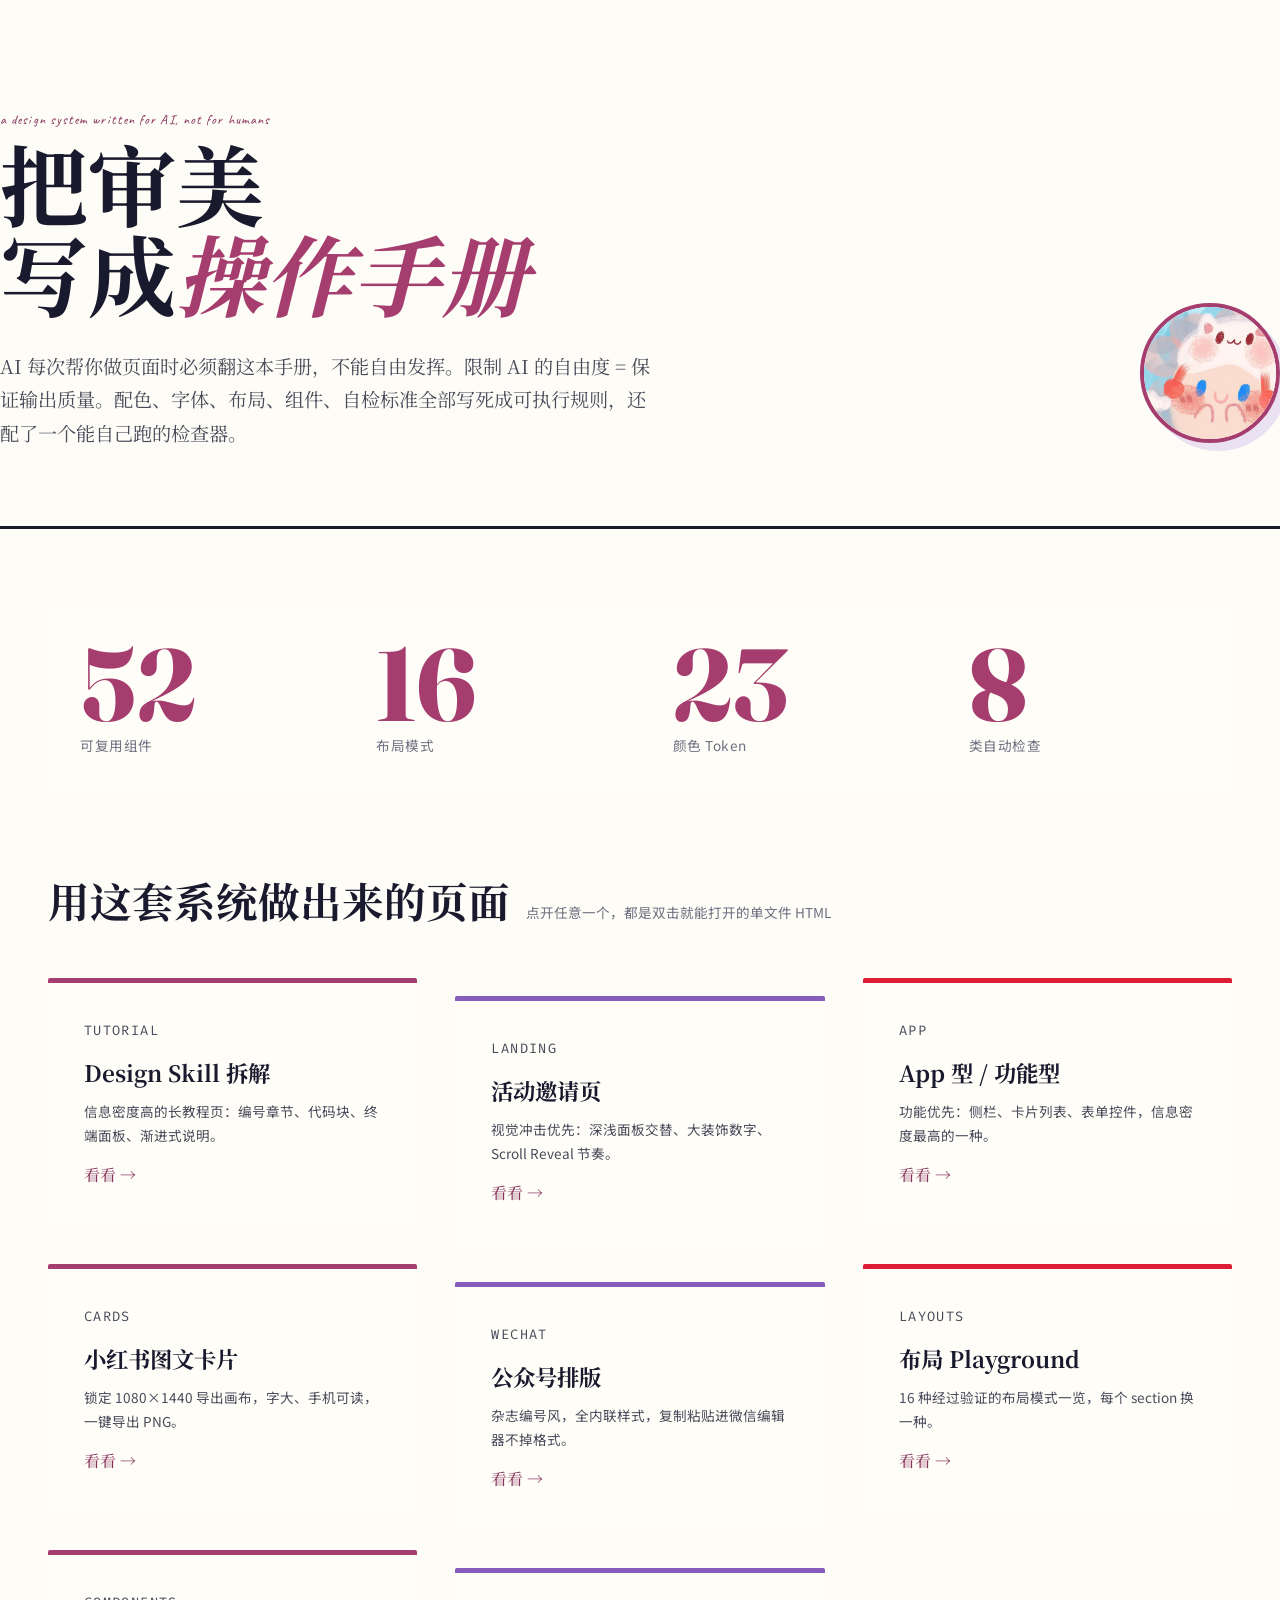
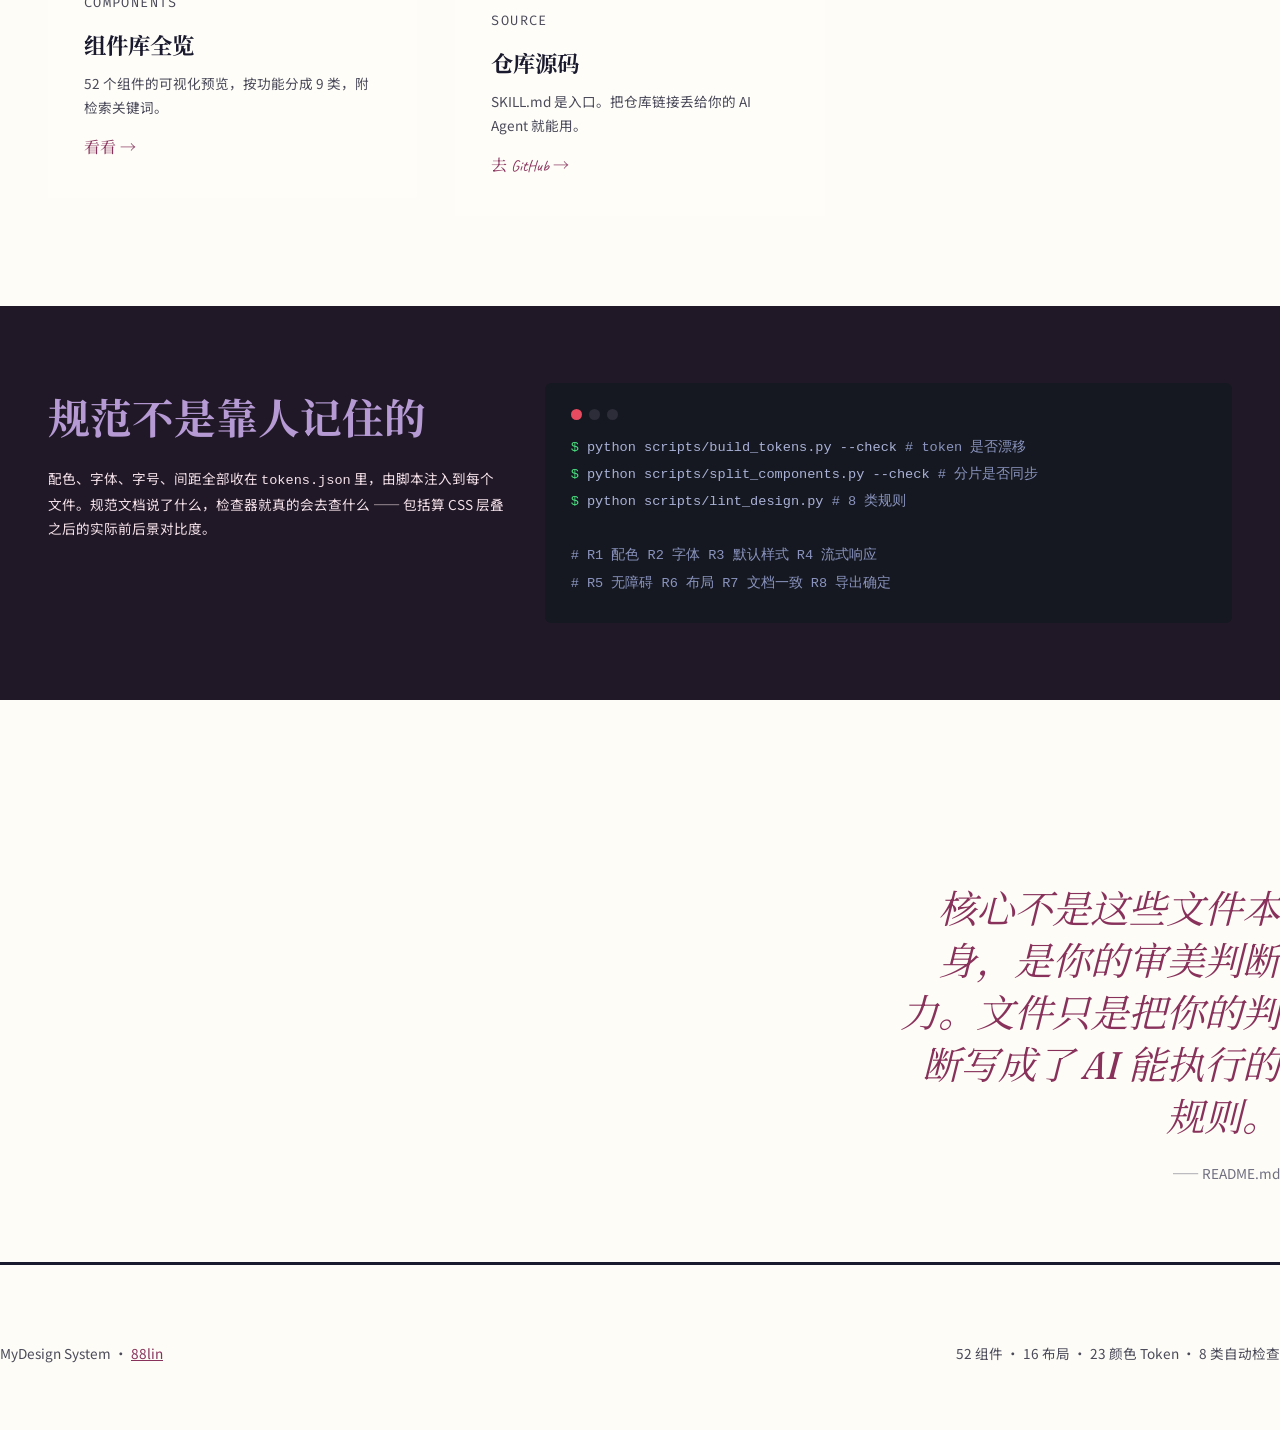
<file: index.html>
<!DOCTYPE html>
<html lang="zh-CN">
<head>
<meta charset="UTF-8">
<meta name="viewport" content="width=device-width, initial-scale=1.0">
<title>MyDesign System · 把审美写成 AI 能执行的规则</title>
<meta name="description" content="一套给 AI 看的个人品牌设计系统：设计令牌、52 个组件、16 种布局、8 类规范检查。">
<link href="https://fonts.googleapis.com/css2?family=Fraunces:ital,opsz,wght@0,9..144,300..900;1,9..144,300..900&family=Caveat:wght@400..700&family=Noto+Serif+SC:wght@300..900&family=Noto+Sans+SC:wght@300..900&family=Fira+Code:wght@400..600&display=swap" rel="stylesheet">
<style>
/* tokens:start — generated by scripts/build_tokens.py, do not edit */
    :root {
      /* ==== v2.2.0 品牌色（语义命名） ==== */
      --brand: #A63D6F;  /* 莓果玫红 · 主色 60% */
      --brand-deep: #88325B;  /* 莓果深调 · 主色加深 */
      --brand-soft: #F4E1EA;  /* 莓果浅晕 · 浅色块 */
      --accent: #B59AD4;  /* 藤萝紫 · 强调色 30% */
      --accent-ink: #885CBA;  /* 藤萝深调 · 强调色文字安全变体 */
      --accent-deep: #6F46A0;  /* 藤萝浓调 · 强调色 chip 文字 */
      --accent-soft: #EAE2F3;  /* 藤萝浅晕 · 浅色块 */
      --pop: #E84A5F;  /* 点缀红 · 点缀色 10% */
      --pop-ink: #DD1C36;  /* 点缀深红 · 点缀色文字安全变体 */
      --pop-deep: #B00F25;  /* 点缀浓红 · 点缀色 chip 文字 */
      --cream: #fefcf6;  /* 暖底主色 · 背景 */
      --cream-dark: #faf6eb;  /* 深奶底 · 背景 */
      --card-bg: #FFFDF8;  /* 卡片底 · 背景 */
      --ink: #1A1A2E;  /* 墨色 · 正文 */
      --ink-light: #4A4A5A;  /* 次要墨 · 次要文字 */
      --ink-faint: #6F6F81;  /* 浅墨 · 辅助文字 */
      --dark-panel: #201826;  /* 梅黑面板 · 深色面板 */
      --term-bg: #151821;  /* 终端底 · 具名例外 */
      --term-green: #4ADE80;  /* 终端绿 · 具名例外 */
      --panel-green: #2D6A4F;  /* 功能绿 · 功能色 */
      --paper: #F5F0E8;  /* 纸感底 · 肌理 */
      --paper-line: #D4C9B5;  /* 纸感线 · 肌理 */
      --hairline: #E8E4D9;  /* 细分隔线 · 边框 */
      /* ==== 半透明 ==== */
      --border: rgba(26, 26, 46, 0.10);
      --border-strong: rgba(26, 26, 46, 0.18);
      --shadow: rgba(26, 26, 46, 0.08);
      --brand-wash: rgba(166, 61, 111, 0.08);
      --accent-wash: rgba(181, 154, 212, 0.25);
      --pop-wash: rgba(232, 74, 95, 0.12);
      --green-wash: rgba(45, 106, 79, 0.12);
      /* ==== 代码/终端面板 · 具名例外（其他场景禁用冷调） ==== */
      --code-bg: #1A1B26;  /* 深色代码面板底 */
      --code-tb: #2D2D3A;  /* macOS 窗口标题栏底 */
      --code-fg: #A9B1D6;  /* 正文 */
      --code-kw: #BB9AF7;  /* 关键字 */
      --code-fn: #7AA2F7;  /* 函数名 */
      --code-str: #9ECE6A;  /* 字符串 */
      --code-num: #FF9E64;  /* 数字/字面量 */
      --code-cmt: #8A94BE;  /* 注释 */
      --code-file: #A3A9BD;  /* 标题栏文件名 */
      --code-lt-fg: var(--ink-light);  /* 浅底代码面板 · 正文 */
      --code-lt-kw: var(--accent-ink);  /* 浅底代码面板 · 关键字 */
      --code-lt-fn: var(--brand);  /* 浅底代码面板 · 函数名 */
      --code-lt-str: var(--panel-green);  /* 浅底代码面板 · 字符串 */
      --code-lt-num: var(--pop-ink);  /* 浅底代码面板 · 数字/字面量 */
      --code-lt-cmt: var(--ink-faint);  /* 浅底代码面板 · 注释 */
      /* ==== 字体栈 ==== */
      --font-serif: 'Huiwen Mincho', 'Noto Serif SC', 'Songti SC', 'STSong', serif;
      --font-sans: 'Noto Sans SC', 'PingFang SC', 'Hiragino Sans GB', 'Microsoft YaHei', system-ui, sans-serif;
      --font-display: 'Fraunces', 'Noto Serif SC', serif;
      --font-script: 'Caveat', 'Noto Serif SC', cursive;
      --font-mono: 'Fira Code', 'SFMono-Regular', Consolas, monospace;
      /* ==== fluid 字号 ==== */
      --fs-hero: clamp(2.8rem, 7vw, 5.5rem);
      --fs-section-title: clamp(1.6rem, 4vw, 2.6rem);
      --fs-card-title: clamp(1.15rem, 2vw, 1.4rem);
      --fs-body: clamp(0.98rem, 1.6vw, 1rem);
      --fs-small: clamp(0.78rem, 1.2vw, 0.85rem);
      --fs-deco-number: clamp(3rem, 8vw, 7rem);
      /* ==== 间距 ==== */
      --sp-section: clamp(80px, 12vh, 160px);
      --sp-block: clamp(40px, 6vw, 100px);
      --sp-card-pad: clamp(28px, 3vw, 44px);
      --sp-gap: clamp(24px, 3vw, 48px);
      --sp-max-width: 1300px;
      /* ==== 旧变量名兼容层（新代码请勿使用） ==== */
      --blue: var(--brand);
      --blue-deep: var(--brand-deep);
      --yellow: var(--accent);
      --yellow-soft: var(--accent-soft);
      --red: var(--pop);
      --accent-light: var(--accent);
    }
/* tokens:end */

*{margin:0;padding:0;box-sizing:border-box}
body{background:var(--cream);color:var(--ink);font-family:var(--font-sans);line-height:1.75;-webkit-font-smoothing:antialiased}
.wrap{max-width:var(--sp-max-width);margin:0 auto;padding:0 clamp(20px,4vw,48px)}

/* ── Hero:左文右像,非居中 ───────────────────────── */
.hero{display:grid;grid-template-columns:1.35fr 0.65fr;gap:var(--sp-gap);align-items:end;
      padding:var(--sp-section) 0 var(--sp-block);border-bottom:3px solid var(--ink)}
.hero-kicker{font-family:var(--font-script);font-size:var(--fs-small);color:var(--brand-deep);
             letter-spacing:.08em;margin-bottom:12px}
.hero-title{font-family:var(--font-display);font-size:var(--fs-hero);line-height:1.02;font-weight:700}
.hero-title em{font-style:italic;color:var(--brand)}
.hero-desc{font-family:var(--font-serif);font-size:clamp(1rem,2vw,1.2rem);color:var(--ink-light);
           margin-top:clamp(18px,2vw,28px);max-width:34em}
.hero-face{justify-self:end}
.hero-face img{width:clamp(88px,11vw,140px);height:clamp(88px,11vw,140px);border-radius:50%;
               object-fit:cover;border:4px solid var(--brand);box-shadow:8px 8px 0 var(--accent-soft)}

/* ── 数字条:横向四栏 ─────────────────────────────── */
.stats{display:grid;grid-template-columns:repeat(4,1fr);gap:1px;background:var(--alpha-border);
       margin:var(--sp-block) 0}
.stat{background:var(--card-bg);padding:clamp(20px,3vw,32px)}
.stat b{display:block;font-family:var(--font-display);font-size:var(--fs-deco-number);
        line-height:.9;color:var(--brand)}
.stat span{font-size:var(--fs-small);color:var(--ink-faint);letter-spacing:.04em}

/* ── Demo:错位卡片网格 ──────────────────────────── */
.gallery-head{display:flex;align-items:baseline;gap:16px;flex-wrap:wrap;margin-bottom:var(--sp-gap)}
.gallery-head h2{font-family:var(--font-display);font-size:var(--fs-section-title)}
.gallery-head p{font-size:var(--fs-small);color:var(--ink-faint)}
.gallery{display:grid;grid-template-columns:repeat(3,1fr);gap:var(--sp-gap)}
.demo{display:block;background:var(--card-bg);border:1px solid var(--alpha-border);
      border-radius:2px;padding:clamp(24px,3vw,36px);text-decoration:none;color:inherit;
      border-top:5px solid var(--brand);transition:transform .25s ease,box-shadow .25s ease}
.demo:nth-child(3n+2){border-top-color:var(--accent-ink);transform:translateY(18px)}
.demo:nth-child(3n+3){border-top-color:var(--pop-ink)}
.demo:hover{transform:translateY(-4px);box-shadow:0 12px 30px var(--alpha-shadow)}
.demo:nth-child(3n+2):hover{transform:translateY(14px)}
.demo-tag{font-family:var(--font-mono);font-size:.72rem;color:var(--ink-faint);letter-spacing:.1em}
.demo h3{font-family:var(--font-serif);font-size:var(--fs-card-title);margin:10px 0 8px}
.demo p{font-size:var(--fs-small);color:var(--ink-light)}
.demo em{font-style:normal;font-family:var(--font-script);color:var(--brand-deep);
         display:block;margin-top:14px}

/* ── 深色面板:工具链,打破暖底节奏 ─────────────────── */
.toolchain{background:var(--dark-panel);color:var(--cream);margin:var(--sp-section) 0;
           padding:var(--sp-block) 0}
.toolchain-inner{display:grid;grid-template-columns:0.8fr 1.2fr;gap:var(--sp-gap);align-items:start}
.toolchain h2{font-family:var(--font-display);font-size:var(--fs-section-title);color:var(--accent)}
.toolchain h2+p{color:var(--brand-soft);font-size:var(--fs-small);margin-top:12px}
.term{background:var(--term-bg);border-radius:6px;padding:clamp(18px,2.4vw,26px);
      font-family:var(--font-mono);font-size:var(--fs-small);line-height:2}
.term-bar{display:flex;gap:7px;margin-bottom:14px}
.term-bar i{width:11px;height:11px;border-radius:50%;background:var(--code-tb)}
.term-bar i:first-child{background:var(--pop)}
.term code{display:block;color:var(--code-fg)}
.term code b{color:var(--term-green);font-weight:400}
.term code s{text-decoration:none;color:var(--code-cmt)}

/* ── 金句:大字号引用,不用默认 blockquote ──────────── */
.pull{padding:var(--sp-block) 0;border-top:1px solid var(--alpha-border)}
.pull-inner{max-width:24em;margin-left:auto;text-align:right}
.pull q{quotes:none;display:block;font-family:var(--font-display);font-style:italic;
        font-size:clamp(1.5rem,4vw,2.4rem);line-height:1.35;color:var(--brand-deep)}
.pull cite{display:block;margin-top:18px;font-style:normal;font-size:var(--fs-small);
           color:var(--ink-faint)}

/* ── 页脚 ─────────────────────────────────────── */
.foot{border-top:3px solid var(--ink);padding:var(--sp-block) 0 clamp(40px,5vw,72px);
      display:flex;justify-content:space-between;gap:24px;flex-wrap:wrap;
      font-size:var(--fs-small);color:var(--ink-light)}
.foot a{color:var(--brand-deep)}

/* ds:a11y-focus */
a:focus-visible,button:focus-visible{outline:3px solid var(--brand);outline-offset:3px;border-radius:2px}

@media (max-width:900px){
  .hero{grid-template-columns:1fr;align-items:start}
  .hero-face{justify-self:start;margin-top:24px}
  .stats{grid-template-columns:repeat(2,1fr)}
  .gallery{grid-template-columns:1fr}
  .demo:nth-child(3n+2){transform:none}
  .demo:nth-child(3n+2):hover{transform:translateY(-4px)}
  .toolchain-inner{grid-template-columns:1fr}
  .pull-inner{margin-left:0;text-align:left}
}

/* ds:reduced-motion */
@media (prefers-reduced-motion:reduce){
  *{animation:none!important;transition:none!important;scroll-behavior:auto!important}
  .demo:nth-child(3n+2){transform:none}
}
</style>
</head>
<body>

<header class="wrap hero">
  <div>
    <p class="hero-kicker">a design system written for AI, not for humans</p>
    <h1 class="hero-title">把审美<br>写成<em>操作手册</em></h1>
    <p class="hero-desc">AI 每次帮你做页面时必须翻这本手册，不能自由发挥。限制 AI 的自由度 = 保证输出质量。配色、字体、布局、组件、自检标准全部写死成可执行规则，还配了一个能自己跑的检查器。</p>
  </div>
  <div class="hero-face">
    <img src="assets/avatar.jpg" alt="站点作者 88lin 的头像">
  </div>
</header>

<main>
  <section class="wrap">
    <div class="stats">
      <div class="stat"><b>52</b><span>可复用组件</span></div>
      <div class="stat"><b>16</b><span>布局模式</span></div>
      <div class="stat"><b>23</b><span>颜色 Token</span></div>
      <div class="stat"><b>8</b><span>类自动检查</span></div>
    </div>
  </section>

  <section class="wrap">
    <div class="gallery-head">
      <h2>用这套系统做出来的页面</h2>
      <p>点开任意一个，都是双击就能打开的单文件 HTML</p>
    </div>
    <div class="gallery">
      <a class="demo" href="demo-readme-tutorial.html">
        <p class="demo-tag">TUTORIAL</p><h3>Design Skill 拆解</h3>
        <p>信息密度高的长教程页：编号章节、代码块、终端面板、渐进式说明。</p><em>看看 →</em>
      </a>
      <a class="demo" href="demo-landing.html">
        <p class="demo-tag">LANDING</p><h3>活动邀请页</h3>
        <p>视觉冲击优先：深浅面板交替、大装饰数字、Scroll Reveal 节奏。</p><em>看看 →</em>
      </a>
      <a class="demo" href="demo-app.html">
        <p class="demo-tag">APP</p><h3>App 型 / 功能型</h3>
        <p>功能优先：侧栏、卡片列表、表单控件，信息密度最高的一种。</p><em>看看 →</em>
      </a>
      <a class="demo" href="demo-cards.html">
        <p class="demo-tag">CARDS</p><h3>小红书图文卡片</h3>
        <p>锁定 1080×1440 导出画布，字大、手机可读，一键导出 PNG。</p><em>看看 →</em>
      </a>
      <a class="demo" href="assets/demo-wechat.html">
        <p class="demo-tag">WECHAT</p><h3>公众号排版</h3>
        <p>杂志编号风，全内联样式，复制粘贴进微信编辑器不掉格式。</p><em>看看 →</em>
      </a>
      <a class="demo" href="demo-layouts.html">
        <p class="demo-tag">LAYOUTS</p><h3>布局 Playground</h3>
        <p>16 种经过验证的布局模式一览，每个 section 换一种。</p><em>看看 →</em>
      </a>
      <a class="demo" href="components-preview.html">
        <p class="demo-tag">COMPONENTS</p><h3>组件库全览</h3>
        <p>52 个组件的可视化预览，按功能分成 9 类，附检索关键词。</p><em>看看 →</em>
      </a>
      <a class="demo" href="https://github.com/88lin/mydesign-system">
        <p class="demo-tag">SOURCE</p><h3>仓库源码</h3>
        <p>SKILL.md 是入口。把仓库链接丢给你的 AI Agent 就能用。</p><em>去 GitHub →</em>
      </a>
    </div>
  </section>

  <section class="toolchain">
    <div class="wrap toolchain-inner">
      <div>
        <h2>规范不是靠人记住的</h2>
        <p>配色、字体、字号、间距全部收在 <code>tokens.json</code> 里，由脚本注入到每个文件。规范文档说了什么，检查器就真的会去查什么 —— 包括算 CSS 层叠之后的实际前后景对比度。</p>
      </div>
      <div class="term">
        <div class="term-bar"><i></i><i></i><i></i></div>
        <code><b>$</b> python scripts/build_tokens.py --check <s># token 是否漂移</s></code>
        <code><b>$</b> python scripts/split_components.py --check <s># 分片是否同步</s></code>
        <code><b>$</b> python scripts/lint_design.py <s># 8 类规则</s></code>
        <code>&nbsp;</code>
        <code><s>#  R1 配色  R2 字体  R3 默认样式  R4 流式响应</s></code>
        <code><s>#  R5 无障碍 R6 布局  R7 文档一致 R8 导出确定</s></code>
      </div>
    </div>
  </section>

  <section class="wrap pull">
    <div class="pull-inner">
      <q>核心不是这些文件本身，是你的审美判断力。文件只是把你的判断写成了 AI 能执行的规则。</q>
      <cite>—— README.md</cite>
    </div>
  </section>
</main>

<footer class="wrap foot">
  <p>MyDesign System · <a href="https://github.com/88lin">88lin</a></p>
  <p>52 组件 · 16 布局 · 23 颜色 Token · 8 类自动检查</p>
</footer>

</body>
</html>
</file>
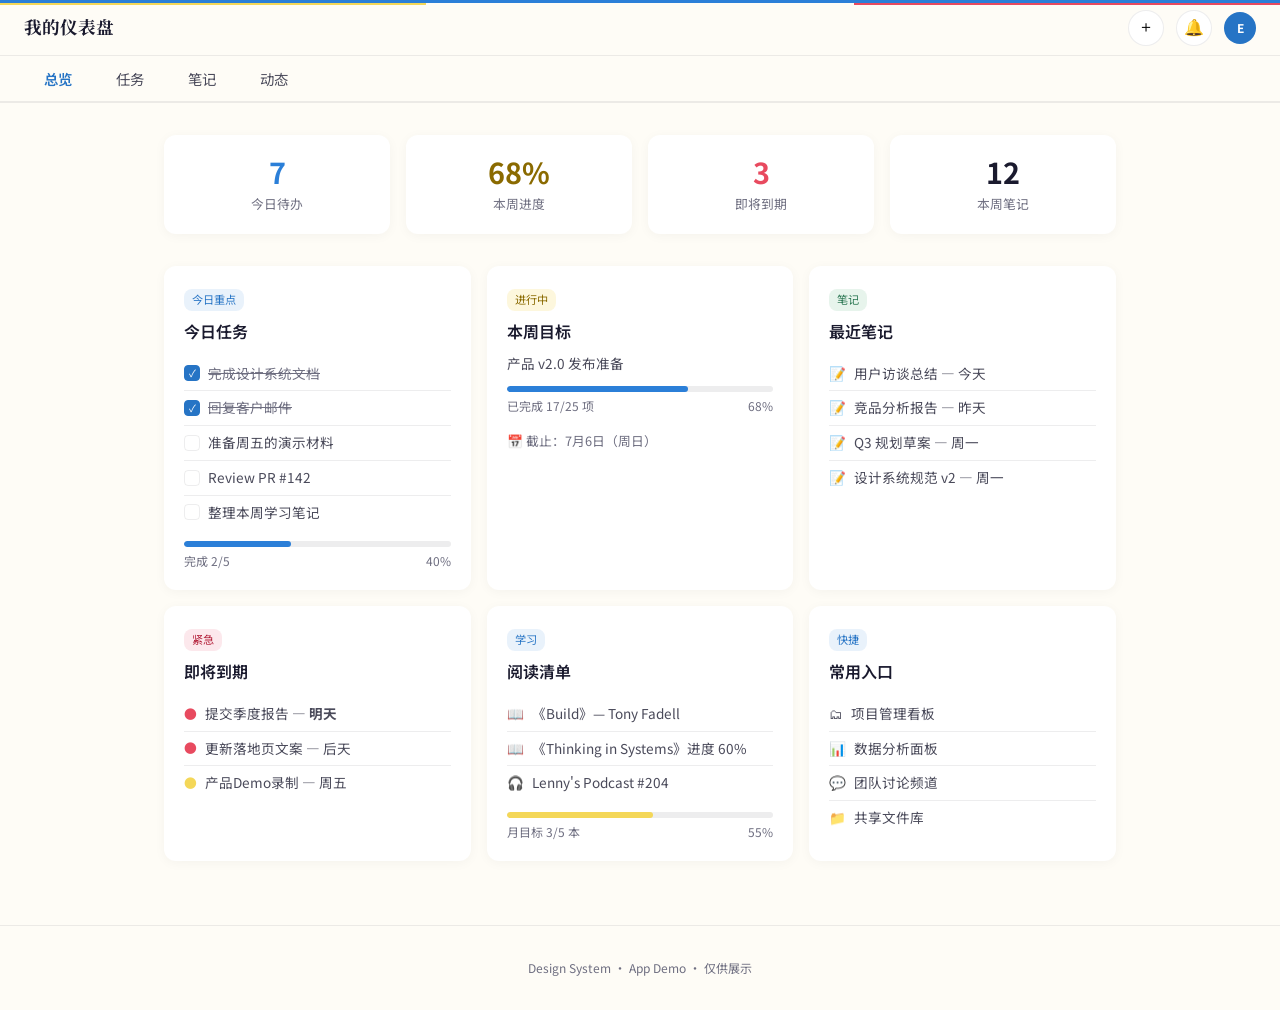
<file: demo-app.html>
<!DOCTYPE html>
<html lang="zh-CN" data-palette="A">
<head>
  <meta charset="UTF-8">
  <meta name="viewport" content="width=device-width, initial-scale=1.0">
  <link rel="icon" href="assets/favicon.svg" type="image/svg+xml">
  <title>个人仪表盘 — Demo</title>
  <link rel="preconnect" href="https://fonts.googleapis.com">
  <link rel="preconnect" href="https://fonts.gstatic.com" crossorigin>
  <link href="https://fonts.googleapis.com/css2?family=Noto+Sans+SC:wght@400;500;700&family=Noto+Serif+SC:wght@700&display=swap" rel="stylesheet">
  <link rel="stylesheet" href="assets/palettes.css">
<style>

    *, *::before, *::after { box-sizing: border-box; margin: 0; padding: 0; }

    body {
      font-family: 'Noto Sans SC', -apple-system, 'PingFang SC', 'Helvetica Neue', sans-serif;
      font-size: 15px;
      line-height: 1.6;
      color: var(--ink);
      background: var(--cream);
    }

    ::selection {
      background: var(--highlight);
      color: var(--ink);
    }

    /* === 三色装饰条 === */
    body::before {
      content: '';
      position: fixed;
      top: 0;
      left: 0;
      right: 0;
      height: 3px;
      background: var(--brand);
      z-index: 9999;
    }
    body::after {
      content: '';
      position: fixed;
      top: 3px;
      left: 0;
      width: 33.3%;
      height: 2px;
      background: var(--highlight);
      z-index: 9999;
    }
    .tricolor-red {
      position: fixed;
      top: 3px;
      right: 0;
      width: 33.3%;
      height: 2px;
      background: var(--pop);
      z-index: 9999;
      pointer-events: none;
    }

    /* === Fixed Header === */
    .app-header {
      position: sticky;
      top: 0;
      z-index: 100;
      height: 56px;
      background: var(--cream);
      border-bottom: 1px solid var(--border);
      display: flex;
      align-items: center;
      justify-content: space-between;
      padding: 0 1.5rem;
    }

    .app-header h1 {
      font-family: 'Noto Serif SC', serif;
      font-size: 1.1rem;
      font-weight: 700;
    }

    .header-actions {
      display: flex;
      align-items: center;
      gap: 12px;
    }

    .btn-icon {
      width: 36px;
      height: 36px;
      border-radius: 50%;
      border: 1.5px solid var(--border);
      background: var(--card-bg);
      cursor: pointer;
      display: flex;
      align-items: center;
      justify-content: center;
      font-size: 1rem;
      transition: all .2s;
    }

    .btn-icon:hover {
      border-color: var(--brand-border);
      color: var(--brand-text);
    }

    .btn-icon:focus-visible,
    .tab:focus-visible,
    .modal-close:focus-visible,
    .btn-primary:focus-visible {
      outline: 2px solid var(--brand);
      outline-offset: 3px;
    }

    .avatar {
      width: 32px;
      height: 32px;
      border-radius: 50%;
      background: var(--brand-surface);
      color: var(--on-brand);
      display: flex;
      align-items: center;
      justify-content: center;
      font-size: 0.75rem;
      font-weight: 700;
    }

    /* === Tab栏 === */
    .tab-bar {
      display: flex;
      gap: 4px;
      overflow-x: auto;
      border-bottom: 2px solid var(--border);
      padding: 0 1.5rem;
      background: var(--cream);
      position: sticky;
      top: 56px;
      z-index: 99;
    }

    .tab {
      padding: 12px 20px;
      border: none;
      background: transparent;
      cursor: pointer;
      font-size: 0.9rem;
      color: var(--ink-light);
      border-bottom: 2px solid transparent;
      margin-bottom: -2px;
      transition: all .2s;
      white-space: nowrap;
      font-family: inherit;
    }

    .tab.active {
      border-bottom-color: var(--brand);
      color: var(--brand-text);
      font-weight: 600;
    }

    .tab:hover:not(.active) {
      color: var(--ink);
    }

    /* === 内容区 === */
    .app-content {
      max-width: 1000px;
      margin: 0 auto;
      padding: 2rem 1.5rem;
    }

    /* === 统计条 === */
    .stats-row {
      display: grid;
      grid-template-columns: repeat(auto-fit, minmax(140px, 1fr));
      gap: 1rem;
      margin-bottom: 2rem;
    }

    .stat-card {
      background: var(--card-bg);
      border-radius: 12px;
      padding: 1.25rem;
      box-shadow: 0 2px 12px rgba(0,0,0,.04);
      text-align: center;
    }

    .stat-card .stat-number {
      font-size: 1.8rem;
      font-weight: 700;
      color: var(--ink);
      line-height: 1.2;
    }

    .stat-card .stat-number.blue { color: var(--brand); }
    .stat-card .stat-number.yellow { color: var(--warning); }
    .stat-card .stat-number.red { color: var(--danger); }

    .stat-card .stat-label {
      font-size: 0.8rem;
      color: var(--ink-faint);
      margin-top: 4px;
    }

    /* === 卡片网格 === */
    .card-grid {
      display: grid;
      grid-template-columns: repeat(auto-fill, minmax(280px, 1fr));
      gap: 1rem;
    }

    .app-card {
      background: var(--card-bg);
      border-radius: 12px;
      padding: 1.25rem;
      box-shadow: 0 2px 12px rgba(0,0,0,.04);
      transition: transform .2s, box-shadow .2s;
      cursor: pointer;
    }

    .app-card:hover {
      transform: translateY(-2px);
      box-shadow: 0 8px 24px rgba(0,0,0,.08);
    }

    .app-card h3 {
      font-size: 1rem;
      font-weight: 600;
      margin-bottom: 0.5rem;
    }

    .app-card p {
      font-size: 0.85rem;
      color: var(--ink-light);
    }

    .card-badge {
      display: inline-block;
      padding: 2px 8px;
      border-radius: 8px;
      font-size: 0.7rem;
      background: rgba(var(--brand-rgb), .1);
      color: var(--brand-text);
      margin-bottom: 0.5rem;
    }

    .card-badge.yellow {
      background: rgba(var(--highlight-rgb), .2);
      color: var(--warning);
    }

    .card-badge.red {
      background: var(--danger-soft);
      color: var(--danger-strong);
    }

    .card-badge.green {
      background: var(--success-soft);
      color: var(--success);
    }

    /* === 卡片内列表 === */
    .card-list {
      list-style: none;
      margin-top: 0.75rem;
    }

    .card-list li {
      padding: 6px 0;
      font-size: 0.85rem;
      color: var(--ink-light);
      border-bottom: 1px solid var(--border);
      display: flex;
      align-items: center;
      gap: 8px;
    }

    .card-list li:last-child {
      border-bottom: none;
    }

    .card-list .check {
      width: 16px;
      height: 16px;
      border-radius: 4px;
      border: 1.5px solid var(--border);
      flex-shrink: 0;
    }

    .card-list .check.done {
      background: var(--brand-surface);
      border-color: var(--brand-surface);
      position: relative;
    }

    .card-list .check.done::after {
      content: '✓';
      color: var(--on-brand);
      font-size: 10px;
      position: absolute;
      top: 50%;
      left: 50%;
      transform: translate(-50%, -50%);
    }

    .card-list .done-text {
      text-decoration: line-through;
      color: var(--ink-faint);
    }

    /* === 进度条 === */
    .progress-bar {
      width: 100%;
      height: 6px;
      background: var(--border);
      border-radius: 3px;
      margin-top: 0.75rem;
      overflow: hidden;
    }

    .progress-bar .fill {
      height: 100%;
      border-radius: 3px;
      background: var(--brand);
      transition: width .3s;
    }

    .progress-bar .fill.yellow { background: var(--highlight); }
    .progress-bar .fill.red { background: var(--danger); }

    .progress-label {
      display: flex;
      justify-content: space-between;
      font-size: 0.75rem;
      color: var(--ink-faint);
      margin-top: 4px;
    }

    /* === 列表视图 === */
    .list-view {
      display: flex;
      flex-direction: column;
      gap: 0.75rem;
    }

    .list-item {
      background: var(--card-bg);
      border-radius: 12px;
      padding: 1rem 1.25rem;
      box-shadow: 0 2px 12px rgba(0,0,0,.04);
      display: flex;
      align-items: center;
      gap: 1rem;
      transition: transform .2s, box-shadow .2s;
      cursor: pointer;
    }

    .list-item:hover {
      transform: translateY(-1px);
      box-shadow: 0 6px 20px rgba(0,0,0,.06);
    }

    .list-item-icon {
      width: 40px;
      height: 40px;
      border-radius: 10px;
      display: flex;
      align-items: center;
      justify-content: center;
      font-size: 1.2rem;
      flex-shrink: 0;
      background: rgba(var(--brand-rgb), .08);
    }

    .list-item-body {
      flex: 1;
      min-width: 0;
    }

    .list-item-body h4 {
      font-size: 0.9rem;
      font-weight: 600;
      margin-bottom: 2px;
    }

    .list-item-body p {
      font-size: 0.8rem;
      color: var(--ink-faint);
      white-space: nowrap;
      overflow: hidden;
      text-overflow: ellipsis;
    }

    .list-item-meta {
      font-size: 0.75rem;
      color: var(--ink-faint);
      white-space: nowrap;
    }

    /* === 大卡片 === */
    .card-wide {
      grid-column: 1 / -1;
    }

    /* === 时间线 === */
    .timeline {
      margin-top: 1rem;
    }

    .timeline-item {
      display: flex;
      gap: 12px;
      padding-bottom: 1rem;
      position: relative;
    }

    .timeline-item:not(:last-child)::before {
      content: '';
      position: absolute;
      left: 5px;
      top: 14px;
      bottom: 0;
      width: 1.5px;
      background: var(--border);
    }

    .timeline-dot {
      width: 12px;
      height: 12px;
      border-radius: 50%;
      background: var(--brand);
      flex-shrink: 0;
      margin-top: 4px;
    }

    .timeline-dot.yellow { background: var(--highlight); }
    .timeline-dot.red { background: var(--danger); }

    .timeline-body {
      flex: 1;
    }

    .timeline-body .time {
      font-size: 0.7rem;
      color: var(--ink-faint);
    }

    .timeline-body .desc {
      font-size: 0.85rem;
      color: var(--ink-light);
    }

    /* === Section标题 === */
    .section-title {
      font-size: 0.8rem;
      font-weight: 600;
      color: var(--ink-faint);
      text-transform: uppercase;
      letter-spacing: 0.5px;
      margin-bottom: 1rem;
    }

    /* === Tab内容切换 === */
    .tab-content { display: none; }
    .tab-content.active { display: block; }

    /* === Modal === */
    .modal-overlay {
      position: fixed;
      inset: 0;
      z-index: 1000;
      background: rgba(0,0,0,.6);
      display: none;
      align-items: center;
      justify-content: center;
    }

    .modal-overlay.active {
      display: flex;
    }

    .modal-content {
      position: relative;
      background: var(--cream);
      border-radius: 16px;
      padding: 2rem;
      max-width: 560px;
      width: 90%;
      max-height: 80vh;
      overflow-y: auto;
    }

    .modal-close {
      position: absolute;
      top: 1rem; right: 1rem;
      width: 36px; height: 36px;
      border-radius: 50%;
      background: var(--card-bg);
      border: none;
      cursor: pointer;
      font-size: 1.2rem;
      display: flex;
      align-items: center;
      justify-content: center;
    }

    .modal-content h2 {
      font-family: 'Noto Serif SC', serif;
      font-size: 1.2rem;
      margin-bottom: 1rem;
    }

    .modal-content .app-input {
      margin-bottom: 0.75rem;
    }

    /* === 输入框 === */
    .app-input {
      border: 1.5px solid var(--border);
      border-radius: 8px;
      padding: 10px 14px;
      font-size: 0.9rem;
      transition: border-color .2s;
      background: var(--card-bg);
      width: 100%;
      font-family: inherit;
    }

    .app-input:focus {
      outline: none;
      border-color: var(--brand-border);
      box-shadow: 0 0 0 3px rgba(var(--brand-rgb), .1);
    }

    /* === 按钮 === */
    .btn-primary {
      background: var(--brand-surface);
      color: var(--on-brand);
      border: none;
      border-radius: 8px;
      padding: 10px 20px;
      font-size: 0.9rem;
      font-weight: 500;
      cursor: pointer;
      transition: opacity .2s;
      font-family: inherit;
    }

    .btn-primary:hover {
      opacity: 0.9;
    }

    /* === Footer === */
    .app-footer {
      text-align: center;
      padding: 2rem 1rem;
      font-size: 0.75rem;
      color: var(--ink-faint);
      border-top: 1px solid var(--border);
      margin-top: 2rem;
    }

    /* === 响应式 === */
    @media (max-width: 600px) {
      .app-content { padding: 1.5rem 1rem; }
      .card-grid { grid-template-columns: 1fr; }
      .stats-row { grid-template-columns: repeat(2, 1fr); }
      .list-item-meta { display: none; }
    }
  </style>
</head>
<body>

  <!-- 三色装饰条（红） -->
  <div class="tricolor-red"></div>

  <!-- ====== Fixed Header ====== -->
  <header class="app-header">
    <h1>我的仪表盘</h1>
    <div class="header-actions">
      <button class="btn-icon" onclick="openModal()" title="新建任务" aria-label="新建任务">＋</button>
      <button class="btn-icon" title="通知" aria-label="通知">🔔</button>
      <div class="avatar">E</div>
    </div>
  </header>

  <!-- ====== Tab栏 ====== -->
  <div class="tab-bar" role="tablist" aria-label="仪表盘视图">
    <button class="tab active" id="tab-overview-trigger" role="tab" aria-selected="true" aria-controls="tab-overview" data-tab="tab-overview">总览</button>
    <button class="tab" id="tab-tasks-trigger" role="tab" aria-selected="false" aria-controls="tab-tasks" data-tab="tab-tasks">任务</button>
    <button class="tab" id="tab-notes-trigger" role="tab" aria-selected="false" aria-controls="tab-notes" data-tab="tab-notes">笔记</button>
    <button class="tab" id="tab-activity-trigger" role="tab" aria-selected="false" aria-controls="tab-activity" data-tab="tab-activity">动态</button>
  </div>

  <!-- ====== 内容区 ====== -->
  <main class="app-content">

    <!-- Tab: 总览 -->
    <div class="tab-content active" id="tab-overview" role="tabpanel" aria-labelledby="tab-overview-trigger">

      <!-- 统计数据 -->
      <div class="stats-row">
        <div class="stat-card">
          <div class="stat-number blue">7</div>
          <div class="stat-label">今日待办</div>
        </div>
        <div class="stat-card">
          <div class="stat-number yellow">68%</div>
          <div class="stat-label">本周进度</div>
        </div>
        <div class="stat-card">
          <div class="stat-number red">3</div>
          <div class="stat-label">即将到期</div>
        </div>
        <div class="stat-card">
          <div class="stat-number">12</div>
          <div class="stat-label">本周笔记</div>
        </div>
      </div>

      <!-- 看板卡片 -->
      <div class="card-grid">

        <!-- 今日任务 -->
        <div class="app-card">
          <span class="card-badge">今日重点</span>
          <h3>今日任务</h3>
          <ul class="card-list">
            <li><span class="check done"></span><span class="done-text">完成设计系统文档</span></li>
            <li><span class="check done"></span><span class="done-text">回复客户邮件</span></li>
            <li><span class="check"></span>准备周五的演示材料</li>
            <li><span class="check"></span>Review PR #142</li>
            <li><span class="check"></span>整理本周学习笔记</li>
          </ul>
          <div class="progress-bar"><div class="fill" style="width: 40%;"></div></div>
          <div class="progress-label"><span>完成 2/5</span><span>40%</span></div>
        </div>

        <!-- 本周进度 -->
        <div class="app-card">
          <span class="card-badge yellow">进行中</span>
          <h3>本周目标</h3>
          <p style="margin-bottom: 0.75rem;">产品 v2.0 发布准备</p>
          <div class="progress-bar"><div class="fill" style="width: 68%;"></div></div>
          <div class="progress-label"><span>已完成 17/25 项</span><span>68%</span></div>
          <div style="margin-top: 1rem;">
            <p style="font-size: 0.8rem; color: var(--ink-faint);">📅 截止：7月6日（周日）</p>
          </div>
        </div>

        <!-- 最近笔记 -->
        <div class="app-card">
          <span class="card-badge green">笔记</span>
          <h3>最近笔记</h3>
          <ul class="card-list">
            <li><span style="color: var(--brand-text);">📝</span> 用户访谈总结 — 今天</li>
            <li><span style="color: var(--brand-text);">📝</span> 竞品分析报告 — 昨天</li>
            <li><span style="color: var(--brand-text);">📝</span> Q3 规划草案 — 周一</li>
            <li><span style="color: var(--brand-text);">📝</span> 设计系统规范 v2 — 周一</li>
          </ul>
        </div>

        <!-- 即将到期 -->
        <div class="app-card">
          <span class="card-badge red">紧急</span>
          <h3>即将到期</h3>
          <ul class="card-list">
            <li>
              <span style="color: var(--danger); font-size: 0.8rem;">●</span>
              <span>提交季度报告 — <strong>明天</strong></span>
            </li>
            <li>
              <span style="color: var(--danger); font-size: 0.8rem;">●</span>
              <span>更新落地页文案 — 后天</span>
            </li>
            <li>
              <span style="color: var(--highlight); font-size: 0.8rem;">●</span>
              <span>产品Demo录制 — 周五</span>
            </li>
          </ul>
        </div>

        <!-- 阅读清单 -->
        <div class="app-card">
          <span class="card-badge">学习</span>
          <h3>阅读清单</h3>
          <ul class="card-list">
            <li><span>📖</span>《Build》— Tony Fadell</li>
            <li><span>📖</span>《Thinking in Systems》进度 60%</li>
            <li><span>🎧</span> Lenny's Podcast #204</li>
          </ul>
          <div class="progress-bar"><div class="fill yellow" style="width: 55%;"></div></div>
          <div class="progress-label"><span>月目标 3/5 本</span><span>55%</span></div>
        </div>

        <!-- 快捷入口 -->
        <div class="app-card">
          <span class="card-badge">快捷</span>
          <h3>常用入口</h3>
          <ul class="card-list">
            <li><span>🗂</span> 项目管理看板</li>
            <li><span>📊</span> 数据分析面板</li>
            <li><span>💬</span> 团队讨论频道</li>
            <li><span>📁</span> 共享文件库</li>
          </ul>
        </div>

      </div>
    </div>

    <!-- Tab: 任务 -->
    <div class="tab-content" id="tab-tasks" role="tabpanel" aria-labelledby="tab-tasks-trigger">
      <div class="section-title">进行中 · 5项</div>
      <div class="list-view">
        <div class="list-item">
          <div class="list-item-icon">📋</div>
          <div class="list-item-body">
            <h4>准备周五产品演示</h4>
            <p>包含新功能演示流程、数据面板展示、用户反馈回顾</p>
          </div>
          <div class="list-item-meta">7月5日</div>
        </div>
        <div class="list-item">
          <div class="list-item-icon">🎨</div>
          <div class="list-item-body">
            <h4>设计系统组件更新</h4>
            <p>更新 Button、Card、Modal 组件至 v2 规范</p>
          </div>
          <div class="list-item-meta">7月6日</div>
        </div>
        <div class="list-item">
          <div class="list-item-icon">📝</div>
          <div class="list-item-body">
            <h4>用户访谈报告整理</h4>
            <p>整合上周 5 场用户访谈的关键洞察</p>
          </div>
          <div class="list-item-meta">7月7日</div>
        </div>
        <div class="list-item">
          <div class="list-item-icon">🔧</div>
          <div class="list-item-body">
            <h4>Review PR #142 性能优化</h4>
            <p>首页加载时间优化，目标 < 2s</p>
          </div>
          <div class="list-item-meta">7月4日</div>
        </div>
        <div class="list-item">
          <div class="list-item-icon">📊</div>
          <div class="list-item-body">
            <h4>Q3 季度报告</h4>
            <p>汇总 Q2 数据，制定 Q3 OKR 和资源计划</p>
          </div>
          <div class="list-item-meta">7月5日</div>
        </div>
      </div>

      <div class="section-title" style="margin-top: 2rem;">已完成 · 本周</div>
      <div class="list-view">
        <div class="list-item" style="opacity: 0.6;">
          <div class="list-item-icon">✅</div>
          <div class="list-item-body">
            <h4 style="text-decoration: line-through;">完成设计系统文档</h4>
            <p>所有基础组件文档已更新</p>
          </div>
          <div class="list-item-meta">已完成</div>
        </div>
        <div class="list-item" style="opacity: 0.6;">
          <div class="list-item-icon">✅</div>
          <div class="list-item-body">
            <h4 style="text-decoration: line-through;">回复客户邮件</h4>
            <p>回复了 A 公司关于合作方案的确认</p>
          </div>
          <div class="list-item-meta">已完成</div>
        </div>
      </div>
    </div>

    <!-- Tab: 笔记 -->
    <div class="tab-content" id="tab-notes" role="tabpanel" aria-labelledby="tab-notes-trigger">
      <div class="section-title">最近笔记</div>
      <div class="card-grid">
        <div class="app-card">
          <span class="card-badge">访谈</span>
          <h3>用户访谈总结</h3>
          <p>5位用户的共性反馈：1) 首页信息密度偏高；2) 搜索功能不够直觉；3) 希望有快捷操作入口…</p>
          <p style="font-size: 0.75rem; color: var(--ink-faint); margin-top: 0.5rem;">今天 10:30 · 1,240字</p>
        </div>
        <div class="app-card">
          <span class="card-badge yellow">分析</span>
          <h3>竞品分析报告</h3>
          <p>对比了 Notion、Linear、Craft 三款产品的信息架构和交互模式，提炼出 6 个可借鉴的设计点…</p>
          <p style="font-size: 0.75rem; color: var(--ink-faint); margin-top: 0.5rem;">昨天 16:20 · 3,800字</p>
        </div>
        <div class="app-card">
          <span class="card-badge green">规划</span>
          <h3>Q3 规划草案</h3>
          <p>核心目标：用户留存率提升 15%、完成 v2.0 发布、建立设计系统完整文档库…</p>
          <p style="font-size: 0.75rem; color: var(--ink-faint); margin-top: 0.5rem;">周一 09:00 · 2,100字</p>
        </div>
        <div class="app-card">
          <span class="card-badge">设计</span>
          <h3>设计系统规范 v2</h3>
          <p>更新了色彩系统、间距规范、字体层级，新增了 App 型页面和长内容页面模板…</p>
          <p style="font-size: 0.75rem; color: var(--ink-faint); margin-top: 0.5rem;">周一 14:00 · 5,600字</p>
        </div>
        <div class="app-card">
          <span class="card-badge red">思考</span>
          <h3>关于简洁的思考</h3>
          <p>Less is more 不是去掉东西，是找到那个"刚好"的点。像日本料理一样，每一刀都有意义…</p>
          <p style="font-size: 0.75rem; color: var(--ink-faint); margin-top: 0.5rem;">上周五 22:10 · 680字</p>
        </div>
        <div class="app-card">
          <span class="card-badge">读书</span>
          <h3>《Build》读书笔记</h3>
          <p>Tony Fadell 关于"opinion"的观点很有启发——产品经理的核心能力是形成观点并为之辩护…</p>
          <p style="font-size: 0.75rem; color: var(--ink-faint); margin-top: 0.5rem;">上周四 21:30 · 1,500字</p>
        </div>
      </div>
    </div>

    <!-- Tab: 动态 -->
    <div class="tab-content" id="tab-activity" role="tabpanel" aria-labelledby="tab-activity-trigger">
      <div class="section-title">今日动态</div>
      <div class="app-card" style="margin-bottom: 2rem;">
        <div class="timeline">
          <div class="timeline-item">
            <div class="timeline-dot"></div>
            <div class="timeline-body">
              <div class="time">10:30</div>
              <div class="desc">完成「用户访谈总结」笔记，共 1,240 字</div>
            </div>
          </div>
          <div class="timeline-item">
            <div class="timeline-dot yellow"></div>
            <div class="timeline-body">
              <div class="time">09:45</div>
              <div class="desc">将「回复客户邮件」标记为已完成</div>
            </div>
          </div>
          <div class="timeline-item">
            <div class="timeline-dot"></div>
            <div class="timeline-body">
              <div class="time">09:15</div>
              <div class="desc">将「完成设计系统文档」标记为已完成</div>
            </div>
          </div>
          <div class="timeline-item">
            <div class="timeline-dot red"></div>
            <div class="timeline-body">
              <div class="time">08:30</div>
              <div class="desc">新增任务「提交季度报告」，截止明天</div>
            </div>
          </div>
        </div>
      </div>

      <div class="section-title">昨天</div>
      <div class="app-card" style="margin-bottom: 2rem;">
        <div class="timeline">
          <div class="timeline-item">
            <div class="timeline-dot"></div>
            <div class="timeline-body">
              <div class="time">16:20</div>
              <div class="desc">完成「竞品分析报告」，共 3,800 字</div>
            </div>
          </div>
          <div class="timeline-item">
            <div class="timeline-dot yellow"></div>
            <div class="timeline-body">
              <div class="time">14:00</div>
              <div class="desc">本周目标进度更新至 60%</div>
            </div>
          </div>
          <div class="timeline-item">
            <div class="timeline-dot"></div>
            <div class="timeline-body">
              <div class="time">11:30</div>
              <div class="desc">完成 3 项任务，新增 2 项任务</div>
            </div>
          </div>
          <div class="timeline-item">
            <div class="timeline-dot"></div>
            <div class="timeline-body">
              <div class="time">09:00</div>
              <div class="desc">开始新的一天，5 项待办</div>
            </div>
          </div>
        </div>
      </div>
    </div>

  </main>

  <!-- ====== Footer ====== -->
  <footer class="app-footer">
    Design System · App Demo · 仅供展示
  </footer>

  <!-- ====== Modal: 新建任务 ====== -->
  <div class="modal-overlay" id="modal" aria-hidden="true">
    <div class="modal-content" role="dialog" aria-modal="true" aria-labelledby="modal-title">
      <button class="modal-close" onclick="closeModal()" aria-label="关闭新建任务窗口">×</button>
      <h2 id="modal-title">新建任务</h2>
      <input class="app-input" type="text" placeholder="任务名称">
      <input class="app-input" type="text" placeholder="截止日期（如 7月10日）">
      <textarea class="app-input" rows="3" placeholder="备注说明（可选）" style="resize: vertical;"></textarea>
      <div style="margin-top: 1rem; display: flex; gap: 0.5rem; justify-content: flex-end;">
        <button class="btn-primary" onclick="closeModal()">创建任务</button>
      </div>
    </div>
  </div>

  <!-- ====== JS ====== -->
  <script>
    // Tab切换
    const tabs = [...document.querySelectorAll('.tab')];
    const modal = document.getElementById('modal');
    let lastFocusedElement = null;

    function activateTab(tab) {
      tabs.forEach(t => {
        const isActive = t === tab;
        t.classList.toggle('active', isActive);
        t.setAttribute('aria-selected', String(isActive));
      });
      document.querySelectorAll('.tab-content').forEach(content => {
        content.classList.toggle('active', content.id === tab.dataset.tab);
      });
    }

    tabs.forEach(tab => {
      tab.addEventListener('click', () => activateTab(tab));
      tab.addEventListener('keydown', event => {
        const index = tabs.indexOf(tab);
        const nextIndex = event.key === 'ArrowRight' || event.key === 'ArrowDown'
          ? (index + 1) % tabs.length
          : event.key === 'ArrowLeft' || event.key === 'ArrowUp'
            ? (index - 1 + tabs.length) % tabs.length
            : event.key === 'Home'
              ? 0
              : event.key === 'End'
                ? tabs.length - 1
                : -1;
        if (nextIndex < 0) return;
        event.preventDefault();
        tabs[nextIndex].focus();
        activateTab(tabs[nextIndex]);
      });
    });

    // Modal
    function openModal() {
      lastFocusedElement = document.activeElement;
      modal.classList.add('active');
      modal.setAttribute('aria-hidden', 'false');
      requestAnimationFrame(() => {
        const firstControl = modal.querySelector('input, textarea, select, button');
        firstControl?.focus();
      });
    }
    function closeModal() {
      modal.classList.remove('active');
      modal.setAttribute('aria-hidden', 'true');
      if (lastFocusedElement instanceof HTMLElement && document.contains(lastFocusedElement)) {
        lastFocusedElement.focus();
      }
      lastFocusedElement = null;
    }

    // 点击 overlay 关闭
    modal.addEventListener('click', (e) => {
      if (e.target === e.currentTarget) closeModal();
    });
    document.addEventListener('keydown', event => {
      if (event.key === 'Escape' && modal.classList.contains('active')) closeModal();
    });
  </script>

</body>
</html>
</file>
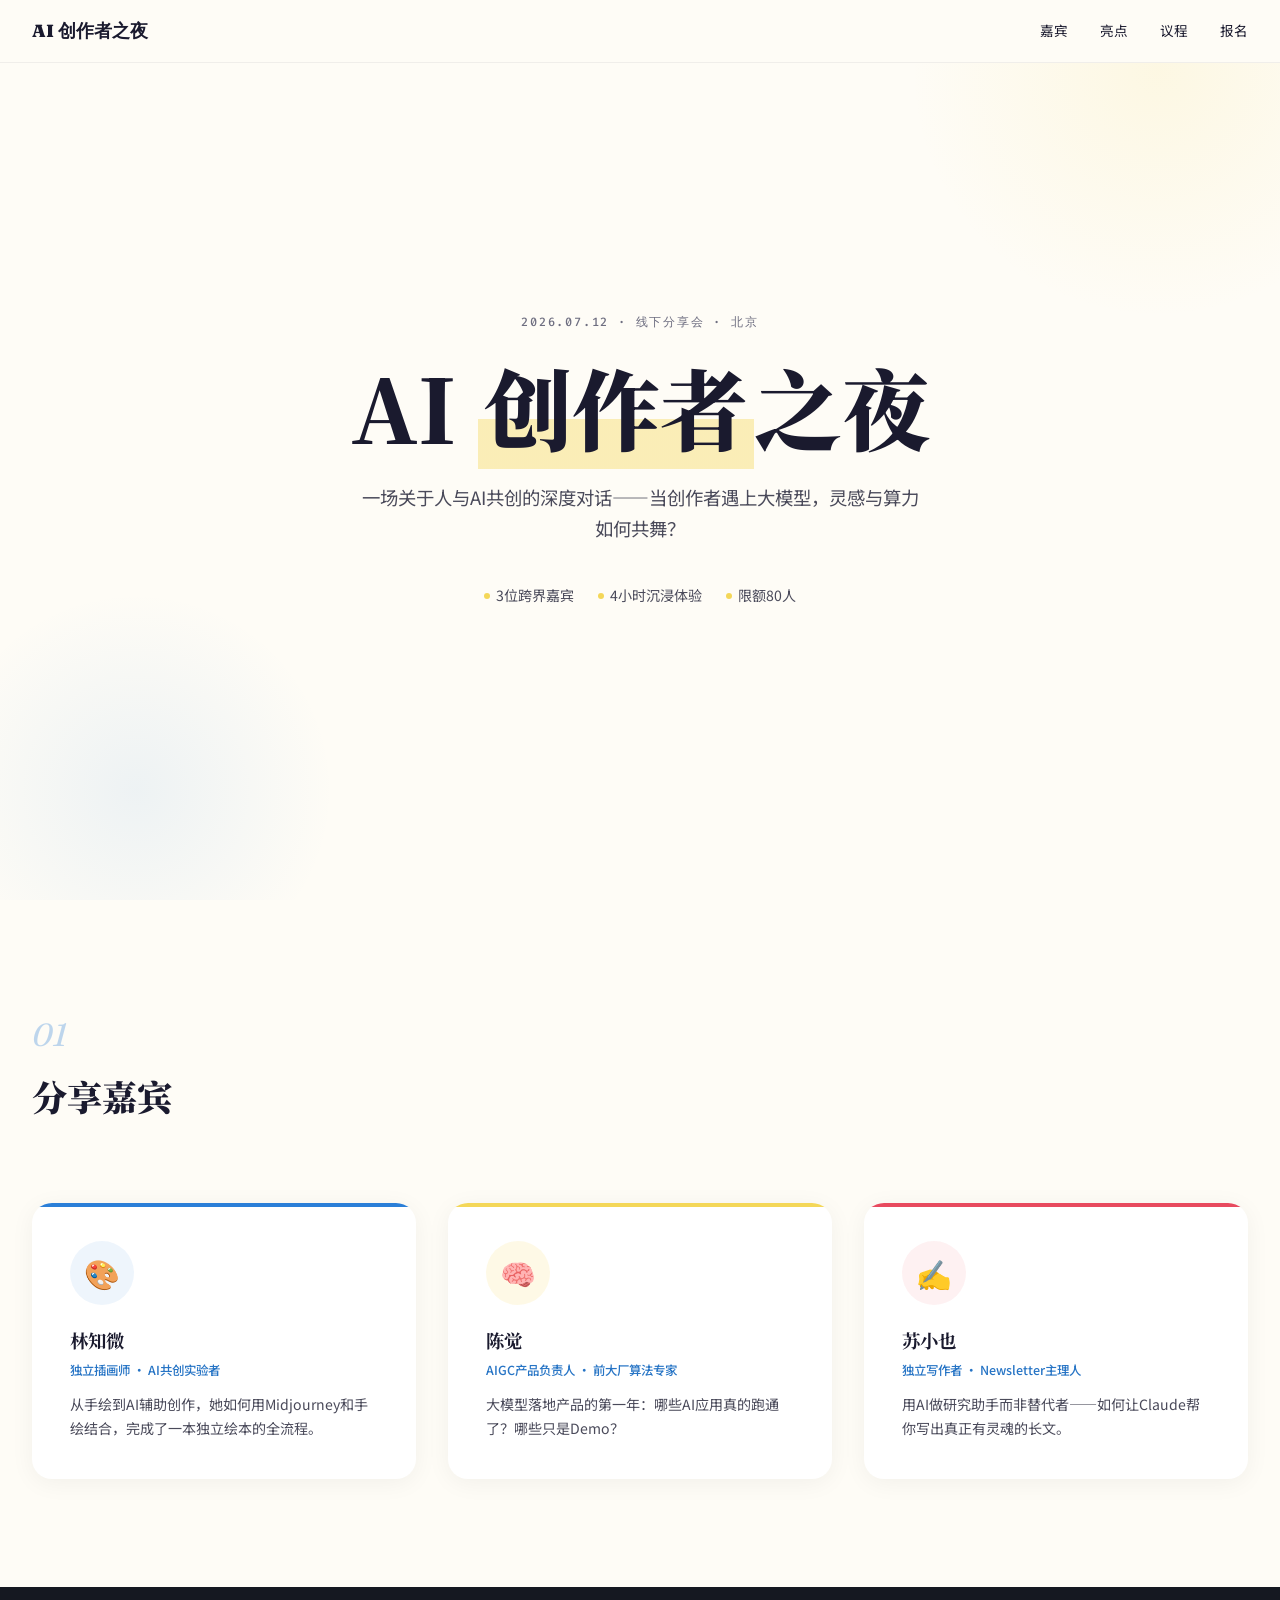
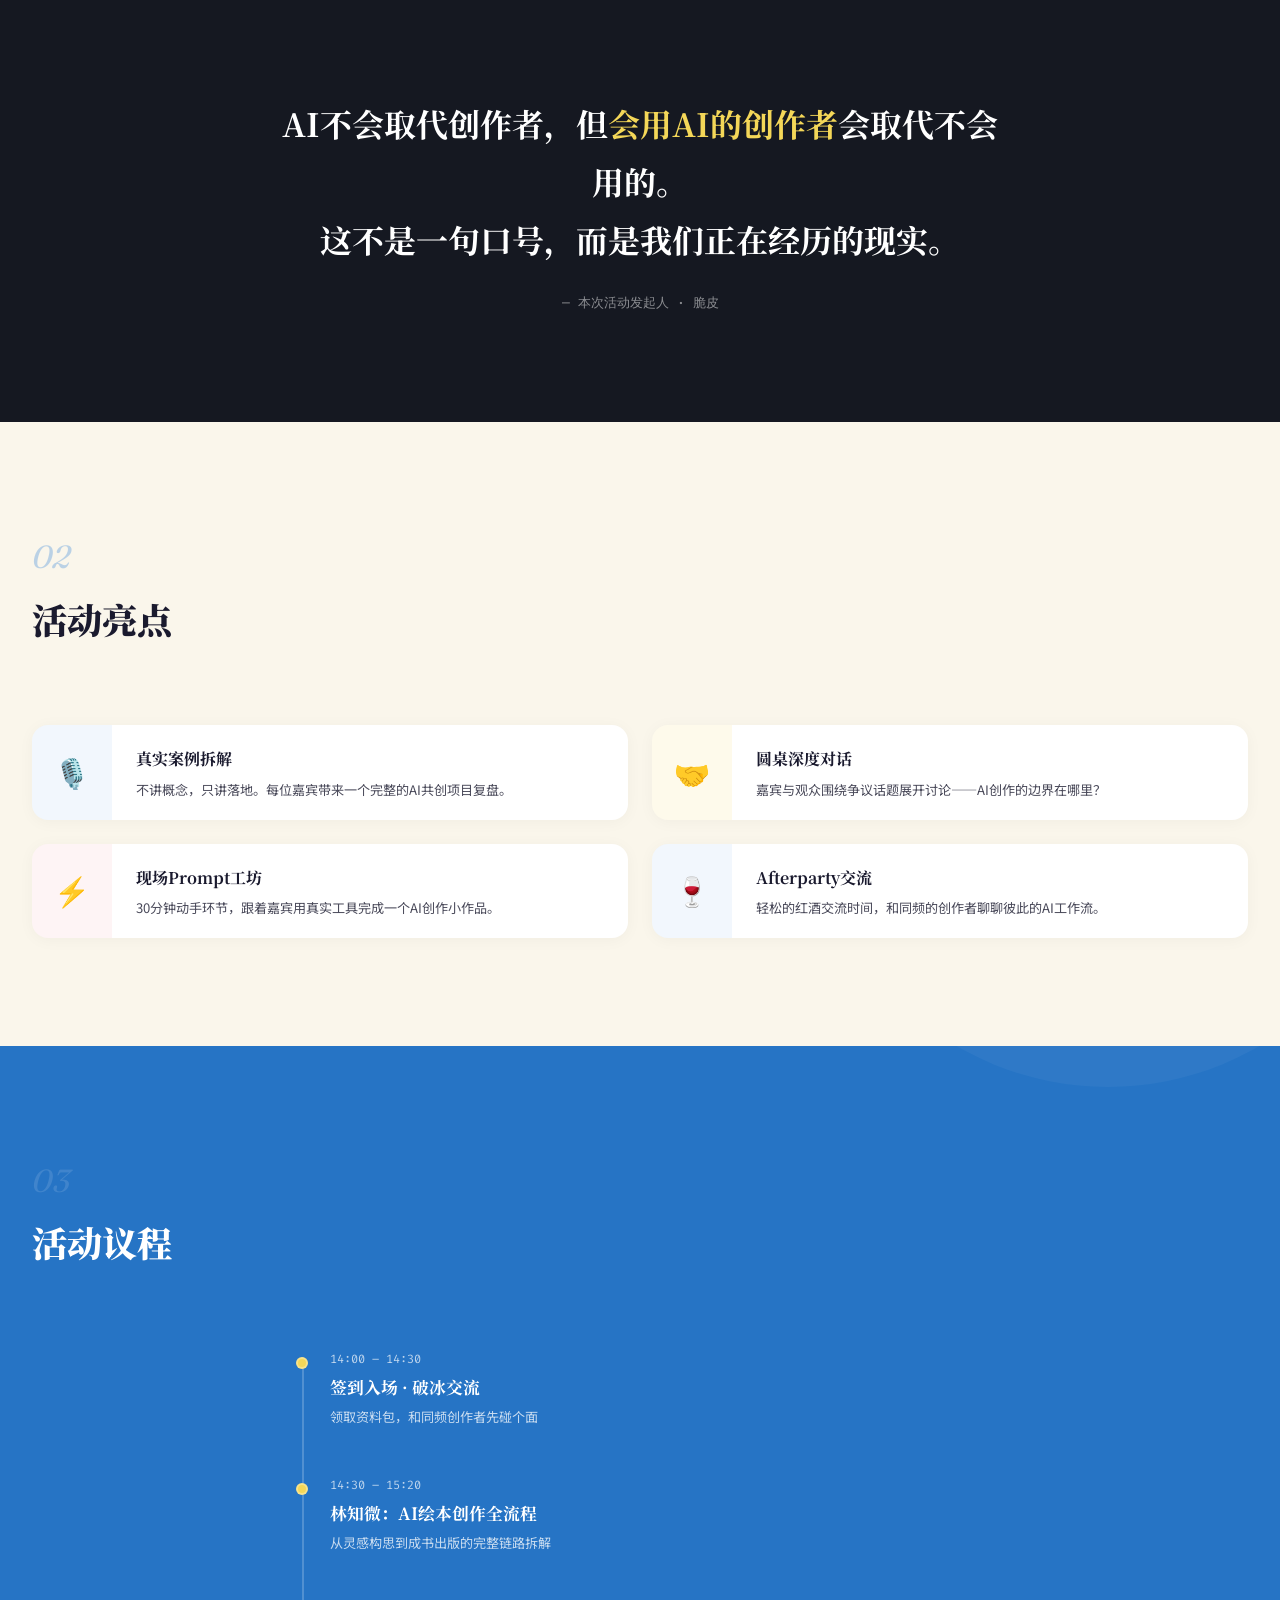
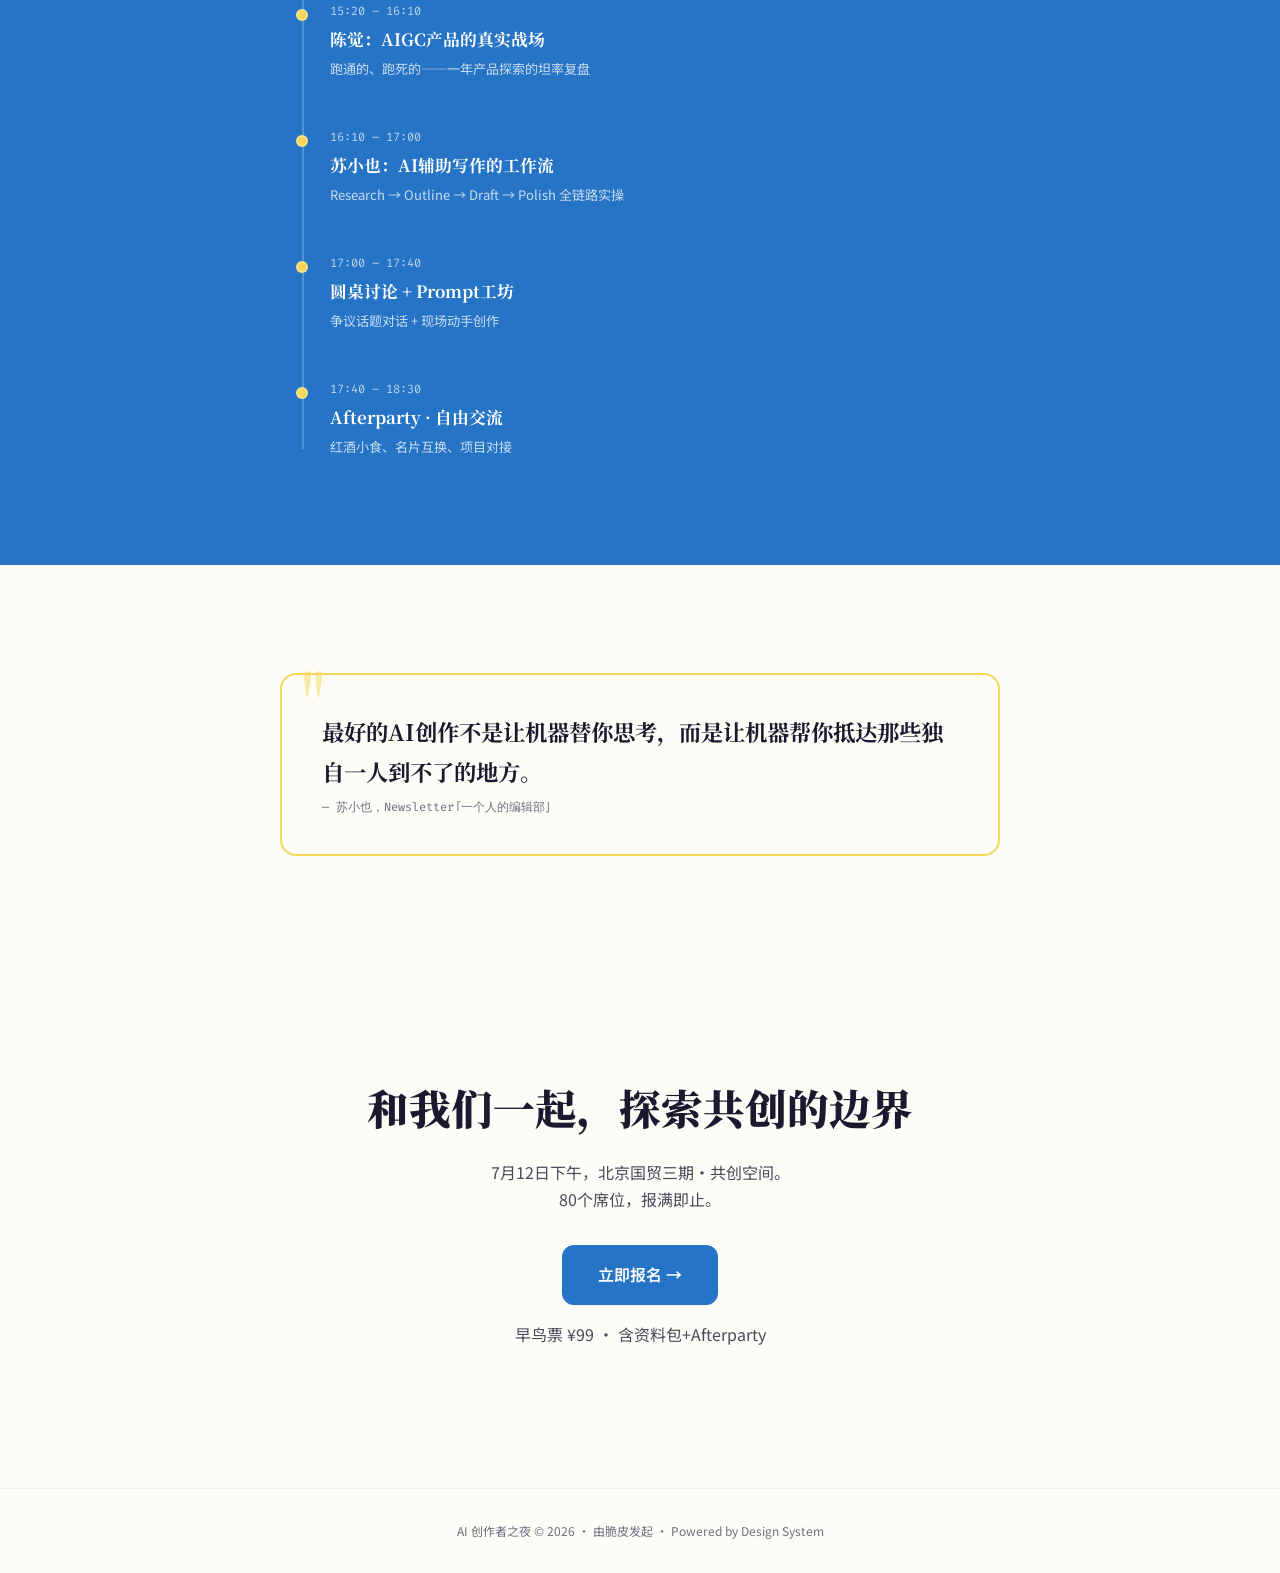
<file: demo-landing.html>
<!DOCTYPE html>
<html lang="zh-CN" data-palette="A">
<head>
  <meta charset="UTF-8">
  <meta name="viewport" content="width=device-width, initial-scale=1.0">
  <link rel="icon" href="assets/favicon.svg" type="image/svg+xml">
  <title>AI 创作者之夜 — 人与AI共创的分享会</title>
  <link rel="preconnect" href="https://fonts.googleapis.com">
  <link rel="preconnect" href="https://fonts.gstatic.com" crossorigin>
  <link href="https://fonts.googleapis.com/css2?family=Fraunces:ital,opsz,wght@0,9..144,400;0,9..144,900;1,9..144,400&family=Caveat:wght@400;700&family=Noto+Serif+SC:wght@700;900&family=Noto+Sans+SC:wght@400;500;700&family=Fira+Code:wght@400;500&display=swap" rel="stylesheet">
  <link rel="stylesheet" href="assets/palettes.css">
<style>

    *, *::before, *::after { box-sizing: border-box; margin: 0; padding: 0; }

    body {
      font-family: 'Noto Sans SC', -apple-system, 'PingFang SC', 'Helvetica Neue', sans-serif;
      font-size: 16px;
      line-height: 1.7;
      color: var(--ink);
      background: var(--cream);
    }

    ::selection {
      background: var(--highlight);
      color: var(--ink);
    }

    .container {
      max-width: 1300px;
      margin: 0 auto;
      padding: 0 2rem;
    }

    /* === NAV === */
    nav {
      position: fixed;
      top: 0; left: 0; right: 0;
      z-index: 100;
      padding: 1rem 2rem;
      background: var(--cream);
      border-bottom: 1px solid var(--hairline);
      display: flex;
      align-items: center;
      justify-content: space-between;
    }
    nav.scrolled {
      box-shadow: 0 2px 20px rgba(0,0,0,.06);
    }
    .nav-logo {
      font-family: 'Fraunces', serif;
      font-weight: 900;
      font-size: 1.1rem;
      color: var(--ink);
    }
    .nav-links {
      display: flex;
      gap: 2rem;
    }
    .nav-links a {
      text-decoration: none;
      color: var(--ink);
      font-size: 0.85rem;
      position: relative;
    }
    .nav-links a::after {
      content: '';
      position: absolute;
      bottom: -4px; left: 0; right: 0;
      height: 2px;
      background: var(--highlight);
      transform: scaleX(0);
      transition: transform .25s ease-out;
    }
    .nav-links a:hover::after {
      transform: scaleX(1);
    }

    /* === HERO 全屏 === */
    .hero {
      min-height: 100vh;
      display: flex;
      flex-direction: column;
      align-items: center;
      justify-content: center;
      padding: 80px 24px 60px;
      text-align: center;
      position: relative;
      overflow: hidden;
    }
    .hero::before {
      content: '';
      position: absolute;
      top: -20%; right: -10%;
      width: 500px; height: 500px;
      border-radius: 50%;
      background: radial-gradient(circle, rgba(var(--highlight-rgb), .12) 0%, transparent 70%);
      pointer-events: none;
    }
    .hero::after {
      content: '';
      position: absolute;
      bottom: -10%; left: -5%;
      width: 400px; height: 400px;
      border-radius: 50%;
      background: radial-gradient(circle, rgba(var(--brand-rgb), .08) 0%, transparent 70%);
      pointer-events: none;
    }

    .hero .label-caps {
      font-family: 'Fira Code', monospace;
      font-size: 0.75rem;
      text-transform: uppercase;
      letter-spacing: 0.15em;
      font-weight: 500;
      color: var(--ink-faint);
      margin-bottom: 1.5rem;
    }

    .hero h1 {
      font-family: 'Noto Serif SC', serif;
      font-weight: 900;
      font-size: clamp(2.8rem, 7vw, 5.5rem);
      line-height: 1.15;
      margin-bottom: 1.5rem;
      position: relative;
    }
    .hero h1 .hl {
      background: linear-gradient(transparent 60%, rgba(var(--highlight-rgb), .4) 60%);
      padding: 0 6px;
    }

    .hero-subtitle {
      font-size: 1.15rem;
      color: var(--ink-light);
      max-width: 560px;
      margin-bottom: 2.5rem;
    }

    .hero-meta {
      display: flex;
      flex-wrap: wrap;
      gap: 1.5rem;
      justify-content: center;
      font-size: 0.88rem;
      color: var(--ink-light);
    }
    .hero-meta span {
      display: inline-flex;
      align-items: center;
      gap: 6px;
    }
    .hero-meta .dot {
      width: 6px; height: 6px;
      border-radius: 50%;
      background: var(--highlight);
    }

    /* === Sections === */
    .section { padding: clamp(80px, 12vh, 160px) 0; }
    .section--alt { background: var(--cream-dark); }

    .section-header {
      margin-bottom: clamp(40px, 6vw, 80px);
    }
    .section-number {
      font-family: 'Fraunces', serif;
      font-style: italic;
      font-size: clamp(1.4rem, 3vw, 2rem);
      color: var(--brand);
      opacity: 0.3;
      display: block;
      margin-bottom: 0.25rem;
    }
    .section-title {
      font-family: 'Noto Serif SC', serif;
      font-weight: 900;
      font-size: clamp(1.4rem, 3vw, 2.2rem);
    }

    /* === 嘉宾卡片 === */
    .speaker-grid {
      display: grid;
      grid-template-columns: repeat(3, 1fr);
      gap: clamp(20px, 2.5vw, 32px);
    }
    .speaker-card {
      background: var(--card-bg);
      border-radius: 20px;
      padding: clamp(28px, 3vw, 40px);
      position: relative;
      overflow: hidden;
      box-shadow: 0 4px 24px rgba(0,0,0,.05);
      transition: transform 0.3s ease;
    }
    .speaker-card:hover {
      transform: translateY(-4px);
    }
    .speaker-card::before {
      content: '';
      position: absolute;
      top: 0; left: 0; right: 0;
      height: 4px;
    }
    .speaker-card:nth-child(1)::before { background: var(--brand); }
    .speaker-card:nth-child(2)::before { background: var(--highlight); }
    .speaker-card:nth-child(3)::before { background: var(--pop); }

    .speaker-avatar {
      width: 64px; height: 64px;
      border-radius: 50%;
      margin-bottom: 1.2rem;
      display: flex;
      align-items: center;
      justify-content: center;
      font-size: 1.8rem;
    }
    .speaker-card:nth-child(1) .speaker-avatar { background: rgba(var(--brand-rgb), .08); }
    .speaker-card:nth-child(2) .speaker-avatar { background: rgba(var(--highlight-rgb), .15); }
    .speaker-card:nth-child(3) .speaker-avatar { background: rgba(var(--pop-rgb), .08); }

    .speaker-name {
      font-family: 'Noto Serif SC', serif;
      font-size: 1.15rem;
      font-weight: 700;
      margin-bottom: 4px;
    }
    .speaker-role {
      font-size: 0.78rem;
      color: var(--brand-text);
      font-weight: 500;
      margin-bottom: 12px;
    }
    .speaker-topic {
      font-size: 0.88rem;
      color: var(--ink-light);
      line-height: 1.7;
    }

    /* === 活动亮点 === */
    .highlights-grid {
      display: grid;
      grid-template-columns: repeat(2, 1fr);
      gap: 24px;
    }
    .highlight-card {
      display: flex;
      align-items: stretch;
      background: var(--card-bg);
      border-radius: 16px;
      overflow: hidden;
      box-shadow: 0 2px 16px rgba(0,0,0,0.04);
    }
    .highlight-icon {
      flex: 0 0 80px;
      display: flex;
      align-items: center;
      justify-content: center;
      font-size: 1.8rem;
    }
    .highlight-card:nth-child(1) .highlight-icon { background: rgba(var(--brand-rgb), .06); }
    .highlight-card:nth-child(2) .highlight-icon { background: rgba(var(--highlight-rgb), .12); }
    .highlight-card:nth-child(3) .highlight-icon { background: rgba(var(--pop-rgb), .06); }
    .highlight-card:nth-child(4) .highlight-icon { background: rgba(var(--brand-rgb), .06); }
    .highlight-content {
      flex: 1;
      padding: 20px 24px;
      display: flex;
      flex-direction: column;
      justify-content: center;
    }
    .highlight-content h3 {
      font-family: 'Noto Serif SC', serif;
      font-size: 1rem;
      font-weight: 700;
      margin-bottom: 6px;
    }
    .highlight-content p {
      font-size: 0.82rem;
      color: var(--ink-light);
      line-height: 1.6;
    }

    /* === 深色面板 === */
    .dark-section {
      background: var(--dark-panel);
      color: var(--on-dark);
      padding: clamp(80px, 12vh, 160px) 0;
    }
    .dark-section .quote-text {
      font-family: 'Noto Serif SC', serif;
      font-size: clamp(1.3rem, 3vw, 2rem);
      font-weight: 700;
      line-height: 1.8;
      max-width: 720px;
      margin: 0 auto;
      text-align: center;
    }
    .dark-section .quote-text em {
      color: var(--highlight);
      font-style: normal;
    }
    .dark-section .quote-attr {
      text-align: center;
      margin-top: 1.5rem;
      font-size: 0.82rem;
      opacity: 0.5;
      font-family: 'Fira Code', monospace;
    }

    /* === 品牌色面板（时间线） === */
    .brand-section {
      background: var(--brand-surface);
      color: var(--on-brand);
      padding: clamp(80px, 12vh, 160px) 0;
      position: relative;
      overflow: hidden;
    }
    .brand-section::before {
      content: '';
      position: absolute;
      top: -50%; right: -10%;
      width: 600px; height: 600px;
      border-radius: 50%;
      background: rgba(255,255,255,0.04);
      pointer-events: none;
    }
    .brand-section .section-header .section-number {
      color: rgba(255,255,255,0.4);
    }
    .brand-section .section-header .section-title {
      color: var(--on-dark);
    }

    .timeline-list {
      max-width: 700px;
      margin: 0 auto;
      position: relative;
      padding-left: 40px;
    }
    .timeline-list::before {
      content: '';
      position: absolute;
      left: 12px;
      top: 8px; bottom: 8px;
      width: 2px;
      background: rgba(255,255,255,0.2);
    }
    .timeline-item {
      position: relative;
      margin-bottom: clamp(28px, 4vw, 48px);
    }
    .timeline-item:last-child { margin-bottom: 0; }
    .timeline-item::before {
      content: '';
      position: absolute;
      left: -34px;
      top: 8px;
      width: 12px; height: 12px;
      border-radius: 50%;
      background: var(--highlight);
      border: 2px solid rgba(255,255,255,0.3);
    }
    .timeline-time {
      font-family: 'Fira Code', monospace;
      font-size: 0.75rem;
      opacity: 0.7;
      margin-bottom: 4px;
    }
    .timeline-title {
      font-family: 'Noto Serif SC', serif;
      font-size: 1.05rem;
      font-weight: 700;
      margin-bottom: 4px;
    }
    .timeline-desc {
      font-size: 0.82rem;
      opacity: 0.75;
      line-height: 1.6;
    }

    /* === Pull Quote === */
    .viral-pullquote {
      padding: 36px 40px;
      background: var(--cream);
      border-radius: 16px;
      border: 2px solid var(--highlight);
      position: relative;
      max-width: 720px;
      margin: 0 auto;
    }
    .viral-pullquote::before {
      content: '"';
      font-family: 'Fraunces', serif;
      font-size: 5rem;
      color: var(--highlight);
      position: absolute;
      top: -10px; left: 20px;
      opacity: 0.5;
      line-height: 1;
    }
    .viral-pullquote p {
      font-family: 'Noto Serif SC', serif;
      font-size: clamp(1.1rem, 2vw, 1.4rem);
      font-weight: 700;
      line-height: 1.8;
    }
    .viral-pullquote .quote-source {
      margin-top: 12px;
      font-family: 'Fira Code', monospace;
      font-size: 0.75rem;
      color: var(--ink-faint);
    }

    /* === CTA === */
    .cta-section {
      text-align: center;
      padding: clamp(80px, 12vh, 160px) 2rem;
    }
    .cta-section h2 {
      font-family: 'Noto Serif SC', serif;
      font-weight: 900;
      font-size: clamp(1.6rem, 4vw, 2.6rem);
      margin-bottom: 1rem;
    }
    .cta-section p {
      font-size: 1rem;
      color: var(--ink-light);
      margin-bottom: 2rem;
      max-width: 480px;
      margin-left: auto;
      margin-right: auto;
    }
    .cta-button {
      display: inline-flex;
      align-items: center;
      gap: 8px;
      padding: 16px 36px;
      background: var(--brand-surface);
      color: var(--on-brand);
      border-radius: 12px;
      text-decoration: none;
      font-weight: 600;
      font-size: 1rem;
      transition: transform .2s, box-shadow .2s;
    }
    .cta-button:hover {
      transform: translateY(-2px);
      box-shadow: 0 8px 24px rgba(var(--brand-rgb), .3);
    }
    .cta-note {
      margin-top: 1rem;
      font-size: 0.78rem;
      color: var(--ink-faint);
    }

    /* === Footer === */
    .footer {
      padding: 2rem;
      text-align: center;
      font-size: 0.75rem;
      color: var(--ink-faint);
      border-top: 1px solid var(--hairline);
    }

    /* === Scroll Reveal === */
    .reveal {
      opacity: 0;
      transform: translateY(32px);
      transition: opacity 0.7s cubic-bezier(0.16, 1, 0.3, 1),
                  transform 0.7s cubic-bezier(0.16, 1, 0.3, 1);
    }
    .reveal.visible { opacity: 1; transform: none; }
    .reveal-d1 { transition-delay: 0.1s; }
    .reveal-d2 { transition-delay: 0.2s; }
    .reveal-d3 { transition-delay: 0.3s; }
    .reveal-d4 { transition-delay: 0.4s; }

    @media (prefers-reduced-motion: reduce) {
      .reveal { opacity: 1; transform: none; transition: none; }
    }

    /* === 响应式 === */
    @media (max-width: 900px) {
      .hero { min-height: auto; padding: 6rem 1.5rem 4rem; }
      .speaker-grid { grid-template-columns: 1fr; }
      .highlights-grid { grid-template-columns: 1fr; }
      .timeline-list { padding-left: 36px; }
      .cta-button { width: 100%; justify-content: center; }
      .nav-links { gap: 1rem; }
    }

    @media (max-width: 600px) {
      body { font-size: 15px; }
      .nav-links { display: none; }
      .hero-meta { flex-direction: column; gap: 0.5rem; }
    }
  </style>
</head>
<body>

  <!-- ====== NAV ====== -->
  <nav>
    <span class="nav-logo">AI 创作者之夜</span>
    <div class="nav-links">
      <a href="#speakers">嘉宾</a>
      <a href="#highlights">亮点</a>
      <a href="#agenda">议程</a>
      <a href="#register">报名</a>
    </div>
  </nav>

  <!-- ====== HERO 全屏（浅） ====== -->
  <section class="hero">
    <span class="label-caps">2026.07.12 · 线下分享会 · 北京</span>
    <h1>AI <span class="hl">创作者</span>之夜</h1>
    <p class="hero-subtitle">一场关于人与AI共创的深度对话——当创作者遇上大模型，灵感与算力如何共舞？</p>
    <div class="hero-meta">
      <span><span class="dot"></span>3位跨界嘉宾</span>
      <span><span class="dot"></span>4小时沉浸体验</span>
      <span><span class="dot"></span>限额80人</span>
    </div>
  </section>

  <!-- ====== 嘉宾介绍（浅底） ====== -->
  <section class="section" id="speakers">
    <div class="container">
      <div class="section-header reveal">
        <span class="section-number">01</span>
        <h2 class="section-title">分享嘉宾</h2>
      </div>
      <div class="speaker-grid">
        <div class="speaker-card reveal reveal-d1">
          <div class="speaker-avatar">🎨</div>
          <h3 class="speaker-name">林知微</h3>
          <p class="speaker-role">独立插画师 · AI共创实验者</p>
          <p class="speaker-topic">从手绘到AI辅助创作，她如何用Midjourney和手绘结合，完成了一本独立绘本的全流程。</p>
        </div>
        <div class="speaker-card reveal reveal-d2">
          <div class="speaker-avatar">🧠</div>
          <h3 class="speaker-name">陈觉</h3>
          <p class="speaker-role">AIGC产品负责人 · 前大厂算法专家</p>
          <p class="speaker-topic">大模型落地产品的第一年：哪些AI应用真的跑通了？哪些只是Demo？</p>
        </div>
        <div class="speaker-card reveal reveal-d3">
          <div class="speaker-avatar">✍️</div>
          <h3 class="speaker-name">苏小也</h3>
          <p class="speaker-role">独立写作者 · Newsletter主理人</p>
          <p class="speaker-topic">用AI做研究助手而非替代者——如何让Claude帮你写出真正有灵魂的长文。</p>
        </div>
      </div>
    </div>
  </section>

  <!-- ====== 深色面板 + 金句 ====== -->
  <section class="dark-section">
    <div class="container reveal">
      <p class="quote-text">AI不会取代创作者，但<em>会用AI的创作者</em>会取代不会用的。<br>这不是一句口号，而是我们正在经历的现实。</p>
      <p class="quote-attr">— 本次活动发起人 · 脆皮</p>
    </div>
  </section>

  <!-- ====== 活动亮点（浅底交替） ====== -->
  <section class="section section--alt" id="highlights">
    <div class="container">
      <div class="section-header reveal">
        <span class="section-number">02</span>
        <h2 class="section-title">活动亮点</h2>
      </div>
      <div class="highlights-grid">
        <div class="highlight-card reveal reveal-d1">
          <div class="highlight-icon">🎙️</div>
          <div class="highlight-content">
            <h3>真实案例拆解</h3>
            <p>不讲概念，只讲落地。每位嘉宾带来一个完整的AI共创项目复盘。</p>
          </div>
        </div>
        <div class="highlight-card reveal reveal-d2">
          <div class="highlight-icon">🤝</div>
          <div class="highlight-content">
            <h3>圆桌深度对话</h3>
            <p>嘉宾与观众围绕争议话题展开讨论——AI创作的边界在哪里？</p>
          </div>
        </div>
        <div class="highlight-card reveal reveal-d3">
          <div class="highlight-icon">⚡</div>
          <div class="highlight-content">
            <h3>现场Prompt工坊</h3>
            <p>30分钟动手环节，跟着嘉宾用真实工具完成一个AI创作小作品。</p>
          </div>
        </div>
        <div class="highlight-card reveal reveal-d4">
          <div class="highlight-icon">🍷</div>
          <div class="highlight-content">
            <h3>Afterparty交流</h3>
            <p>轻松的红酒交流时间，和同频的创作者聊聊彼此的AI工作流。</p>
          </div>
        </div>
      </div>
    </div>
  </section>

  <!-- ====== 品牌色面板 · 议程时间线 ====== -->
  <section class="brand-section" id="agenda">
    <div class="container">
      <div class="section-header reveal">
        <span class="section-number">03</span>
        <h2 class="section-title">活动议程</h2>
      </div>
      <div class="timeline-list">
        <div class="timeline-item reveal reveal-d1">
          <p class="timeline-time">14:00 – 14:30</p>
          <h4 class="timeline-title">签到入场 · 破冰交流</h4>
          <p class="timeline-desc">领取资料包，和同频创作者先碰个面</p>
        </div>
        <div class="timeline-item reveal reveal-d2">
          <p class="timeline-time">14:30 – 15:20</p>
          <h4 class="timeline-title">林知微：AI绘本创作全流程</h4>
          <p class="timeline-desc">从灵感构思到成书出版的完整链路拆解</p>
        </div>
        <div class="timeline-item reveal reveal-d3">
          <p class="timeline-time">15:20 – 16:10</p>
          <h4 class="timeline-title">陈觉：AIGC产品的真实战场</h4>
          <p class="timeline-desc">跑通的、跑死的——一年产品探索的坦率复盘</p>
        </div>
        <div class="timeline-item reveal reveal-d4">
          <p class="timeline-time">16:10 – 17:00</p>
          <h4 class="timeline-title">苏小也：AI辅助写作的工作流</h4>
          <p class="timeline-desc">Research → Outline → Draft → Polish 全链路实操</p>
        </div>
        <div class="timeline-item reveal">
          <p class="timeline-time">17:00 – 17:40</p>
          <h4 class="timeline-title">圆桌讨论 + Prompt工坊</h4>
          <p class="timeline-desc">争议话题对话 + 现场动手创作</p>
        </div>
        <div class="timeline-item reveal">
          <p class="timeline-time">17:40 – 18:30</p>
          <h4 class="timeline-title">Afterparty · 自由交流</h4>
          <p class="timeline-desc">红酒小食、名片互换、项目对接</p>
        </div>
      </div>
    </div>
  </section>

  <!-- ====== Pull Quote（浅底） ====== -->
  <section class="section">
    <div class="container">
      <div class="viral-pullquote reveal">
        <p>最好的AI创作不是让机器替你思考，而是让机器帮你抵达那些独自一人到不了的地方。</p>
        <span class="quote-source">— 苏小也，Newsletter「一个人的编辑部」</span>
      </div>
    </div>
  </section>

  <!-- ====== CTA 报名区 ====== -->
  <section class="cta-section" id="register">
    <h2 class="reveal">和我们一起，探索共创的边界</h2>
    <p class="reveal reveal-d1">7月12日下午，北京国贸三期·共创空间。<br>80个席位，报满即止。</p>
    <a href="#" class="cta-button reveal reveal-d2">立即报名 →</a>
    <p class="cta-note reveal reveal-d3">早鸟票 ¥99 · 含资料包+Afterparty</p>
  </section>

  <!-- ====== Footer ====== -->
  <footer class="footer">
    <p>AI 创作者之夜 © 2026 · 由脆皮发起 · Powered by Design System</p>
  </footer>

  <!-- ====== Scripts ====== -->
  <script>
    // Scroll Reveal
    const observer = new IntersectionObserver((entries) => {
      entries.forEach(entry => {
        if (entry.isIntersecting) {
          entry.target.classList.add('visible');
          observer.unobserve(entry.target);
        }
      });
    }, { threshold: 0.12 });
    document.querySelectorAll('.reveal').forEach(el => observer.observe(el));

    // Nav scroll effect
    window.addEventListener('scroll', () => {
      document.querySelector('nav').classList.toggle('scrolled', window.scrollY > 40);
    });
  </script>

</body>
</html>
</file>
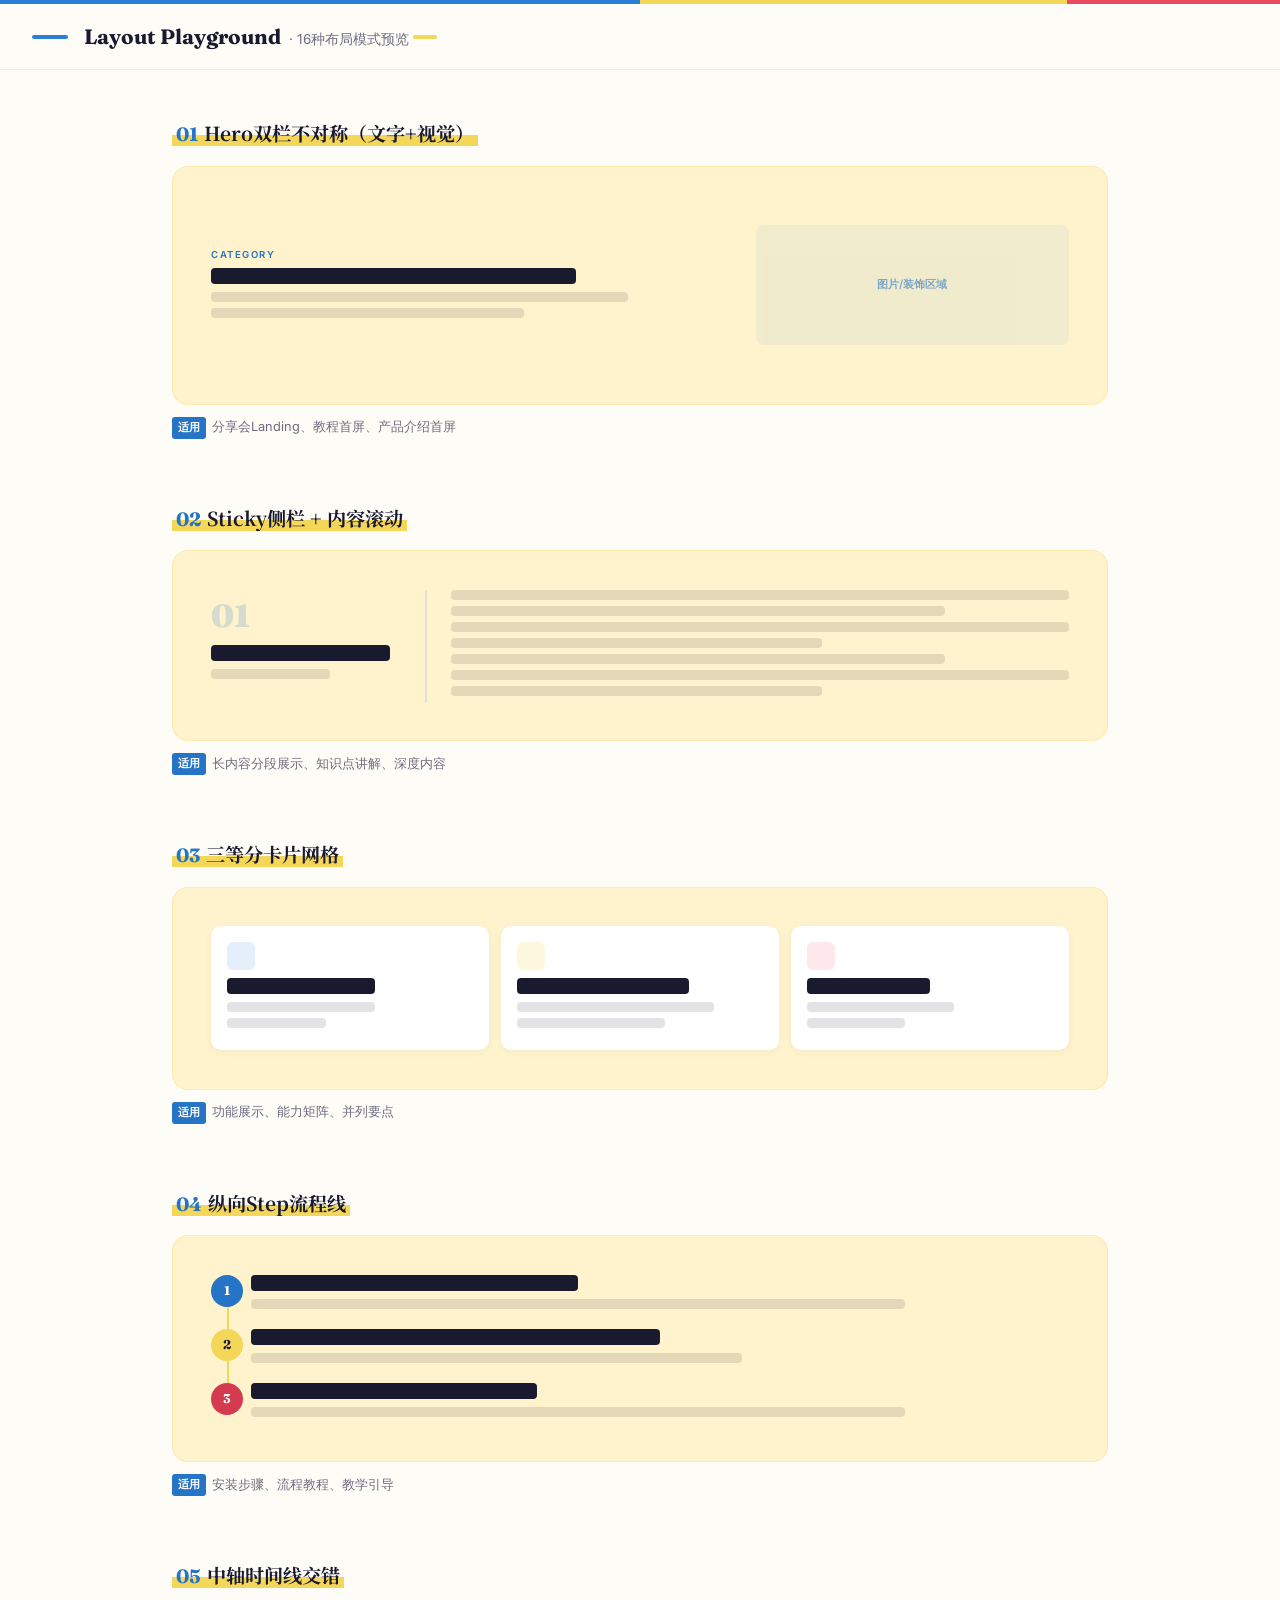
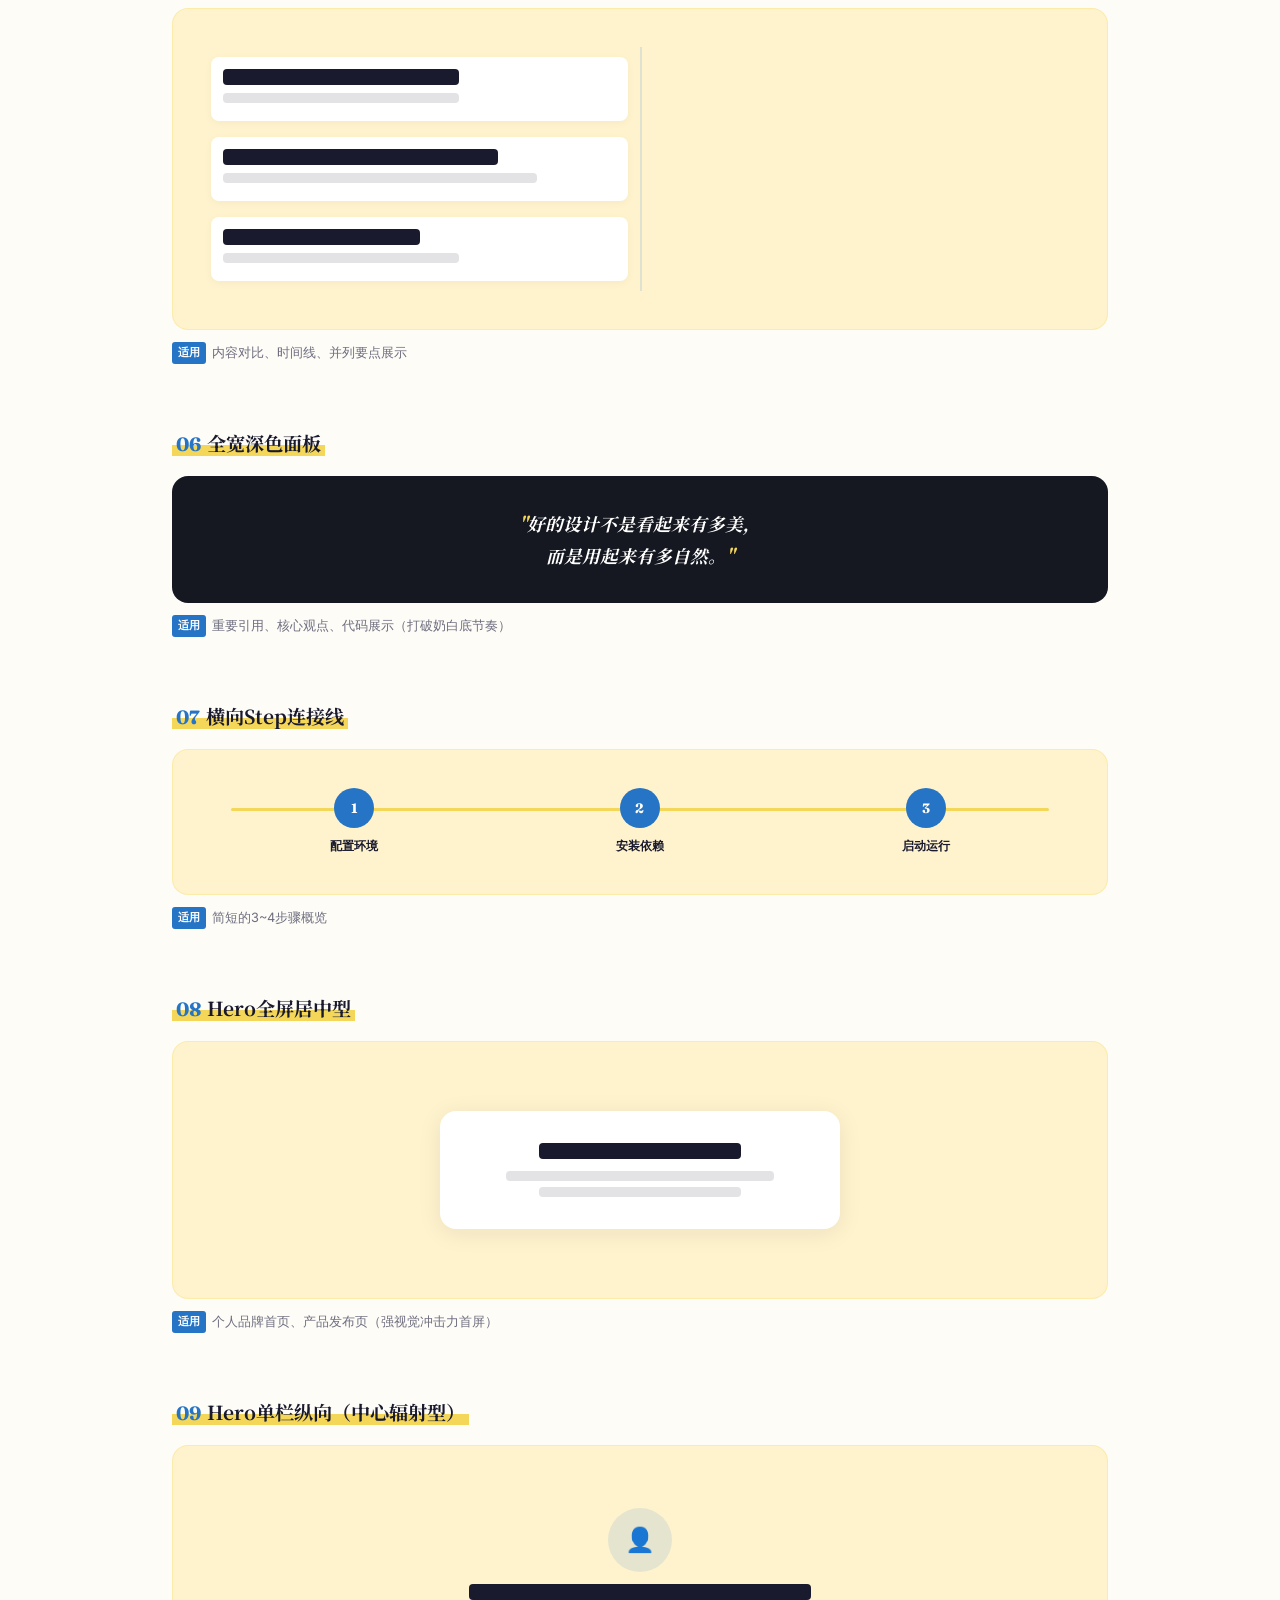
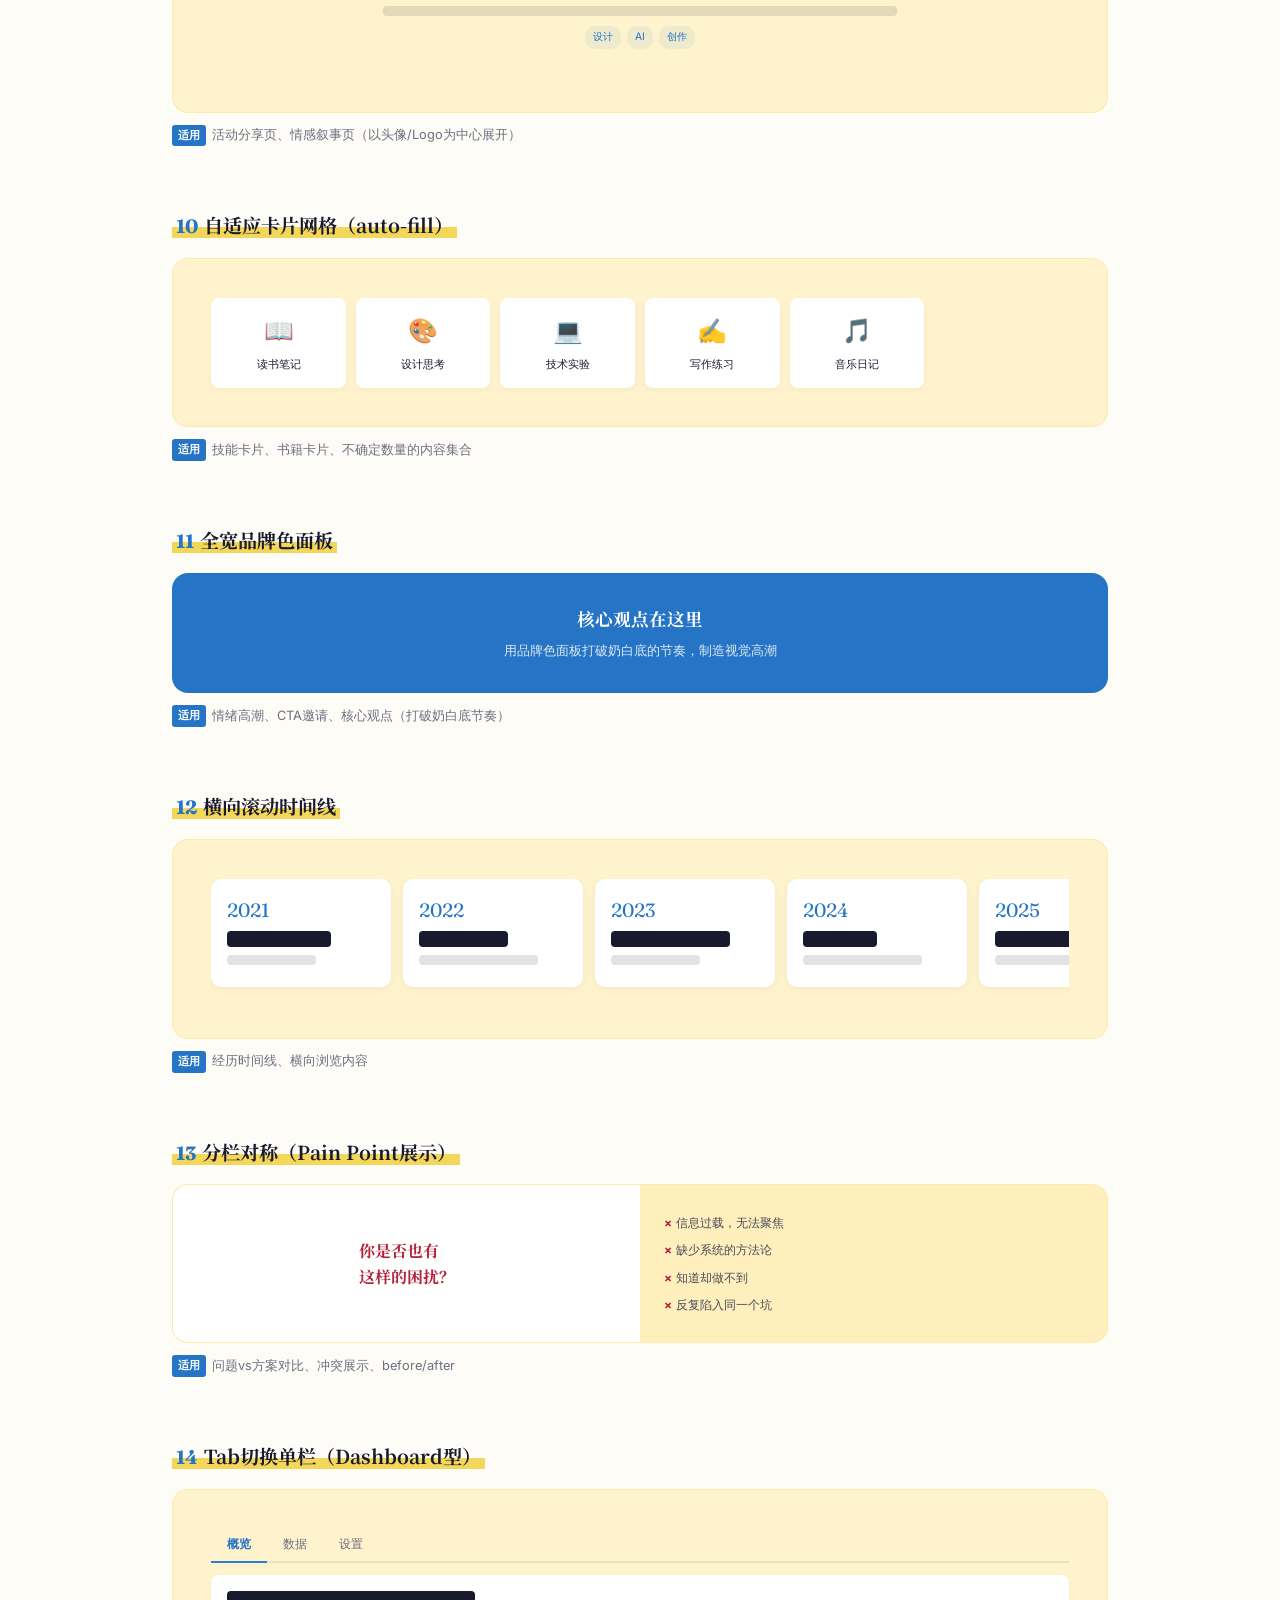
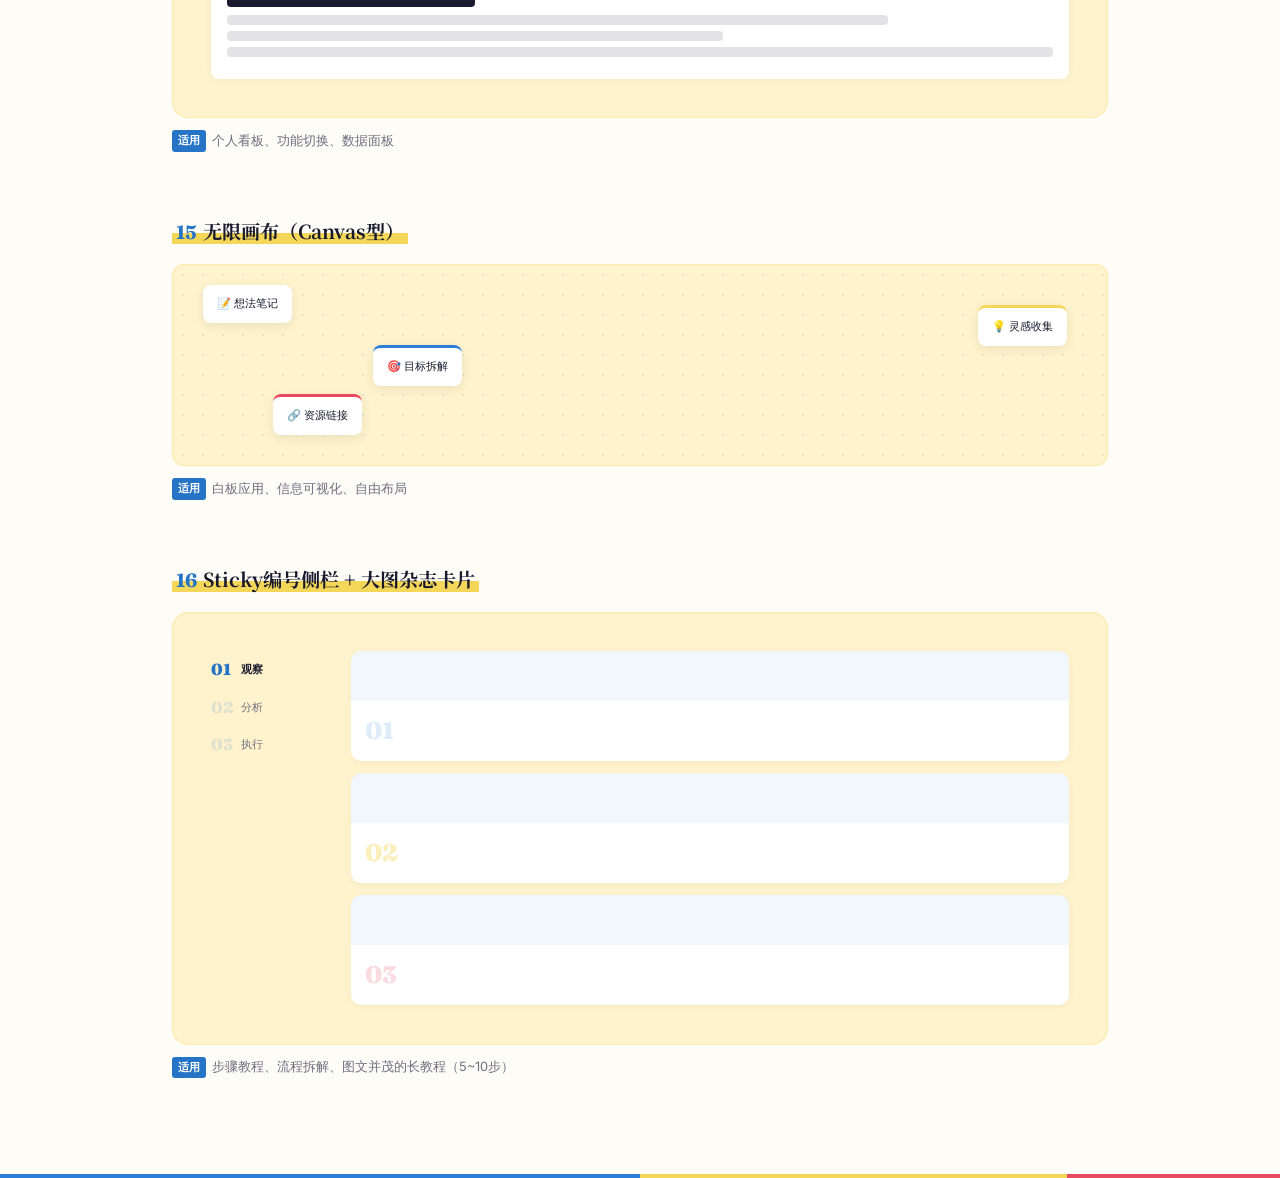
<file: demo-layouts.html>
<!DOCTYPE html>
<html lang="zh-CN" data-palette="A">
<head>
  <meta charset="UTF-8">
  <meta name="viewport" content="width=device-width, initial-scale=1.0">
  <link rel="icon" href="assets/favicon.svg" type="image/svg+xml">
  <title>Layout Playground · 16种布局模式预览</title>
  <link href="https://fonts.googleapis.com/css2?family=Fraunces:opsz,wght@9..144,400;9..144,700;9..144,900&family=Noto+Serif+SC:wght@400;700;900&family=Inter:wght@400;500;600&display=swap" rel="stylesheet">
  <link rel="stylesheet" href="assets/palettes.css">
<style>

    * { margin: 0; padding: 0; box-sizing: border-box; }

    body {
      background: var(--cream);
      color: var(--ink);
      font-family: 'Inter', -apple-system, sans-serif;
      line-height: 1.6;
    }

    /* === Top Nav === */
    .top-nav {
      position: sticky;
      top: 0;
      z-index: 100;
      background: var(--cream);
      border-bottom: 1px solid var(--border);
      padding: 1rem 2rem;
      display: flex;
      align-items: center;
      gap: 12px;
    }
    .top-nav::before {
      content: '';
      display: block;
      width: 36px;
      height: 4px;
      background: var(--brand);
      border-radius: 2px;
    }
    .top-nav::after {
      content: '';
      display: block;
      width: 24px;
      height: 4px;
      background: var(--highlight);
      border-radius: 2px;
      margin-left: -8px;
    }
    .top-nav h1 {
      font-family: 'Fraunces', serif;
      font-size: 1.3rem;
      font-weight: 700;
      color: var(--ink);
      margin-left: 4px;
    }
    .top-nav h1 span {
      color: var(--ink-faint);
      font-weight: 400;
      font-family: 'Inter', sans-serif;
      font-size: 0.85rem;
      margin-left: 8px;
    }

    /* === Page Container === */
    .page-container {
      max-width: 1000px;
      margin: 0 auto;
      padding: 3rem 2rem 6rem;
    }

    /* === Layout Block === */
    .layout-block {
      margin-bottom: 4rem;
    }
    .layout-block:last-child {
      margin-bottom: 0;
    }
    .layout-header {
      margin-bottom: 1rem;
    }
    .layout-header h2 {
      font-family: 'Noto Serif SC', 'Fraunces', serif;
      font-size: 1.2rem;
      font-weight: 700;
      display: inline;
      background: linear-gradient(transparent 60%, var(--highlight) 60%);
      padding: 0 4px;
    }
    .layout-header h2 .num {
      font-family: 'Fraunces', serif;
      color: var(--brand-text);
      margin-right: 6px;
    }

    /* === Preview Box === */
    .preview-box {
      background: var(--highlight-soft);
      border-radius: 16px;
      padding: clamp(1.5rem, 3vw, 2.5rem);
      overflow: hidden;
      border: 1px solid rgba(var(--highlight-rgb), .3);
    }

    /* === Scene Tag === */
    .scene-tag {
      margin-top: 0.75rem;
      font-size: 0.8rem;
      color: var(--ink-faint);
      display: flex;
      align-items: center;
      gap: 6px;
    }
    .scene-tag::before {
      content: '适用';
      font-size: 0.7rem;
      background: var(--brand-surface);
      color: var(--on-brand);
      padding: 2px 6px;
      border-radius: 3px;
      font-weight: 600;
    }

    /* ==============================
       MINI PREVIEW STYLES
       ============================== */

    /* Shared placeholder styles */
    .ph-text {
      height: 10px;
      background: rgba(var(--ink-rgb), .12);
      border-radius: 4px;
      margin-bottom: 6px;
    }
    .ph-text.short { width: 60%; }
    .ph-text.medium { width: 80%; }
    .ph-text.xshort { width: 40%; }
    .ph-heading {
      height: 16px;
      background: var(--ink);
      border-radius: 4px;
      margin-bottom: 8px;
      width: 50%;
    }
    .ph-img {
      background: rgba(var(--brand-rgb), .1);
      border-radius: 8px;
      min-height: 60px;
      display: flex;
      align-items: center;
      justify-content: center;
      color: var(--brand-text);
      font-size: 0.7rem;
      font-weight: 600;
      opacity: 0.6;
    }
    .ph-label {
      font-size: 0.6rem;
      text-transform: uppercase;
      letter-spacing: 1.5px;
      color: var(--brand-text);
      font-weight: 600;
      margin-bottom: 6px;
    }

    /* 1. Hero双栏不对称 */
    .mini-hero-asym {
      display: grid;
      grid-template-columns: 1fr 0.6fr;
      gap: 24px;
      align-items: center;
      min-height: 160px;
    }
    .mini-hero-asym .visual {
      height: 120px;
    }

    /* 2. Sticky侧栏 */
    .mini-sticky {
      display: grid;
      grid-template-columns: 0.35fr 1fr;
      gap: 24px;
    }
    .mini-sticky .side {
      border-right: 2px solid rgba(var(--brand-rgb), .15);
      padding-right: 16px;
    }
    .mini-sticky .side .num {
      font-family: 'Fraunces', serif;
      font-size: 2rem;
      font-weight: 900;
      color: rgba(var(--brand-rgb), .2);
    }

    /* 3. 三等分卡片 */
    .mini-grid3 {
      display: grid;
      grid-template-columns: repeat(3, 1fr);
      gap: 12px;
    }
    .mini-grid3 .card {
      background: var(--card-bg);
      border-radius: 10px;
      padding: 16px;
      box-shadow: 0 2px 8px rgba(0,0,0,0.04);
    }
    .mini-grid3 .card-icon {
      width: 28px; height: 28px;
      border-radius: 6px;
      background: rgba(var(--brand-rgb), .12);
      margin-bottom: 8px;
    }

    /* 4. 纵向Step */
    .mini-vstep {
      padding-left: 40px;
      position: relative;
    }
    .mini-vstep::before {
      content: '';
      position: absolute;
      left: 16px;
      top: 20px; bottom: 20px;
      width: 2px;
      border-left: none; background: var(--highlight); width: 2px;
    }
    .mini-vstep .step {
      position: relative;
      margin-bottom: 20px;
    }
    .mini-vstep .step:last-child { margin-bottom: 0; }
    .mini-vstep .dot {
      position: absolute;
      left: -40px;
      width: 32px; height: 32px;
      border-radius: 50%;
      background: var(--brand-surface);
      color: var(--on-brand);
      display: flex;
      align-items: center;
      justify-content: center;
      font-family: 'Fraunces', serif;
      font-size: 0.8rem;
      font-weight: 700;
    }

    /* 5. 中轴时间线 */
    .mini-timeline-center {
      position: relative;
      padding: 10px 0;
    }
    .mini-timeline-center .axis {
      position: absolute;
      left: 50%;
      top: 0; bottom: 0;
      width: 2px;
      background: rgba(var(--brand-rgb), .15);
    }
    .mini-timeline-center .item {
      display: grid;
      grid-template-columns: 1fr 1fr;
      gap: 24px;
      margin-bottom: 16px;
    }
    .mini-timeline-center .item:last-child { margin-bottom: 0; }
    .mini-timeline-center .item .block {
      background: var(--card-bg);
      border-radius: 8px;
      padding: 12px;
      box-shadow: 0 2px 8px rgba(0,0,0,0.04);
    }
    .mini-timeline-center .item.reverse { direction: rtl; }
    .mini-timeline-center .item.reverse .block { direction: ltr; }

    /* 6. 全宽深色面板 */
    .mini-dark {
      background: var(--dark-panel);
      color: var(--on-dark);
      border-radius: 12px;
      padding: 2rem;
      text-align: center;
    }
    .mini-dark blockquote {
      font-family: 'Noto Serif SC', serif;
      font-size: 1.1rem;
      font-weight: 700;
      font-style: italic;
      line-height: 1.8;
    }
    .mini-dark blockquote::before { content: '"'; color: var(--highlight); }
    .mini-dark blockquote::after { content: '"'; color: var(--highlight); }

    /* 7. 横向Step */
    .mini-hstep {
      display: grid;
      grid-template-columns: repeat(3, 1fr);
      gap: 0;
      position: relative;
      text-align: center;
    }
    .mini-hstep::before {
      content: '';
      position: absolute;
      top: 20px;
      left: 20px; right: 20px;
      height: 3px;
      background: var(--highlight);
      border-radius: 2px;
    }
    .mini-hstep .step-dot {
      width: 40px; height: 40px;
      border-radius: 50%;
      background: var(--brand-surface);
      color: var(--on-brand);
      display: inline-flex;
      align-items: center;
      justify-content: center;
      font-family: 'Fraunces', serif;
      font-size: 0.85rem;
      font-weight: 700;
      position: relative;
      z-index: 1;
      margin-bottom: 8px;
    }
    .mini-hstep h4 {
      font-size: 0.75rem;
      font-weight: 600;
    }

    /* 8. Hero全屏居中 */
    .mini-hero-center {
      display: flex;
      align-items: center;
      justify-content: center;
      min-height: 180px;
    }
    .mini-hero-center .card {
      background: var(--card-bg);
      border-radius: 16px;
      padding: 2rem;
      box-shadow: 0 4px 24px rgba(var(--ink-rgb), .08);
      max-width: 400px;
      width: 100%;
      text-align: center;
    }

    /* 9. Hero单栏纵向 */
    .mini-hero-vert {
      display: flex;
      flex-direction: column;
      align-items: center;
      text-align: center;
      padding: 1.5rem 0;
    }
    .mini-hero-vert .avatar {
      width: 64px; height: 64px;
      border-radius: 50%;
      background: rgba(var(--brand-rgb), .12);
      margin-bottom: 12px;
      display: flex;
      align-items: center;
      justify-content: center;
      font-size: 1.5rem;
    }
    .mini-hero-vert .tags {
      display: flex;
      gap: 6px;
      margin-top: 10px;
    }
    .mini-hero-vert .tag {
      font-size: 0.65rem;
      background: rgba(var(--brand-rgb), .08);
      color: var(--brand-text);
      padding: 3px 8px;
      border-radius: 10px;
    }

    /* 10. Auto-fill网格 */
    .mini-autogrid {
      display: grid;
      grid-template-columns: repeat(auto-fill, minmax(120px, 1fr));
      gap: 10px;
    }
    .mini-autogrid .card {
      background: var(--card-bg);
      border-radius: 8px;
      padding: 14px;
      box-shadow: 0 2px 6px rgba(0,0,0,0.04);
      text-align: center;
    }
    .mini-autogrid .card-emoji {
      font-size: 1.5rem;
      margin-bottom: 6px;
    }

    /* 11. 品牌色面板 */
    .mini-accent {
      background: var(--brand-surface);
      color: var(--on-brand);
      border-radius: 12px;
      padding: 2rem;
      text-align: center;
    }
    .mini-accent h3 {
      font-family: 'Noto Serif SC', serif;
      font-size: 1.1rem;
      margin-bottom: 8px;
    }
    .mini-accent p {
      font-size: 0.8rem;
      opacity: 0.85;
    }

    /* 12. 横向滚动时间线 */
    .mini-hscroll {
      display: flex;
      gap: 12px;
      overflow-x: auto;
      padding-bottom: 12px;
      scroll-snap-type: x mandatory;
    }
    .mini-hscroll::-webkit-scrollbar {
      height: 4px;
    }
    .mini-hscroll::-webkit-scrollbar-thumb {
      background: var(--highlight);
      border-radius: 2px;
    }
    .mini-hscroll .card {
      flex: 0 0 180px;
      scroll-snap-align: start;
      background: var(--card-bg);
      border-radius: 10px;
      padding: 16px;
      box-shadow: 0 2px 10px rgba(0,0,0,0.05);
    }
    .mini-hscroll .card .year {
      font-family: 'Fraunces', serif;
      font-size: 1.2rem;
      color: var(--brand-text);
    }

    /* 13. 分栏对称 */
    .mini-split {
      display: grid;
      grid-template-columns: 1fr 1fr;
      border-radius: 12px;
      overflow: hidden;
      min-height: 140px;
    }
    .mini-split .left {
      display: flex;
      align-items: center;
      justify-content: center;
      padding: 1.5rem;
      background: var(--card-bg);
    }
    .mini-split .left h3 {
      font-family: 'Noto Serif SC', serif;
      font-size: 1rem;
      color: var(--danger-strong);
    }
    .mini-split .right {
      background: rgba(var(--highlight-rgb), .15);
      padding: 1.5rem;
      display: flex;
      align-items: center;
    }
    .mini-split .right ul {
      list-style: none;
      font-size: 0.75rem;
      color: var(--ink-light);
    }
    .mini-split .right ul li {
      padding: 4px 0;
      padding-left: 12px;
      position: relative;
    }
    .mini-split .right ul li::before {
      content: '×';
      position: absolute;
      left: 0;
      color: var(--danger-strong);
      font-weight: 700;
    }

    /* 14. Tab切换 */
    .mini-tab {
      max-width: 100%;
    }
    .mini-tab .tab-bar {
      display: flex;
      gap: 0;
      border-bottom: 2px solid var(--border);
      margin-bottom: 12px;
    }
    .mini-tab .tab-btn {
      padding: 8px 16px;
      font-size: 0.75rem;
      border: none;
      background: transparent;
      cursor: pointer;
      border-bottom: 2px solid transparent;
      margin-bottom: -2px;
      color: var(--ink-faint);
    }
    .mini-tab .tab-btn.active {
      border-bottom-color: var(--brand);
      color: var(--brand-text);
      font-weight: 600;
    }
    .mini-tab .tab-panel {
      background: var(--card-bg);
      border-radius: 8px;
      padding: 16px;
      box-shadow: 0 2px 8px rgba(0,0,0,0.04);
    }

    /* 15. 无限画布 */
    .mini-canvas {
      position: relative;
      height: 200px;
      background-image: radial-gradient(circle, rgba(var(--brand-rgb), .13) 1.2px, transparent 1.2px);
      background-size: 20px 20px;
      border-radius: 12px;
      overflow: hidden;
    }
    .mini-canvas .float-card {
      position: absolute;
      background: var(--card-bg);
      border-radius: 8px;
      padding: 10px 14px;
      box-shadow: 0 3px 12px rgba(0,0,0,0.08);
      font-size: 0.7rem;
    }
    .mini-canvas .fc1 { top: 20px; left: 30px; }
    .mini-canvas .fc2 { top: 80px; left: 200px; border-top: 3px solid var(--brand); }
    .mini-canvas .fc3 { top: 40px; right: 40px; border-top: 3px solid var(--highlight); }
    .mini-canvas .fc4 { bottom: 30px; left: 100px; border-top: 3px solid var(--pop); }

    /* 16. Sticky杂志 */
    .mini-sticky-mag {
      display: grid;
      grid-template-columns: 120px 1fr;
      gap: 20px;
    }
    .mini-sticky-mag .sidebar ul {
      list-style: none;
      font-size: 0.7rem;
      color: var(--ink-faint);
    }
    .mini-sticky-mag .sidebar ul li {
      padding: 6px 0;
      display: flex;
      align-items: center;
      gap: 6px;
    }
    .mini-sticky-mag .sidebar ul li .snum {
      font-family: 'Fraunces', serif;
      font-size: 1rem;
      font-weight: 900;
      color: rgba(var(--brand-rgb), .15);
      min-width: 24px;
    }
    .mini-sticky-mag .sidebar ul li.active {
      color: var(--ink);
      font-weight: 600;
    }
    .mini-sticky-mag .sidebar ul li.active .snum {
      color: var(--brand-text);
    }
    .mini-sticky-mag .steps-col .step-card {
      background: var(--card-bg);
      border-radius: 10px;
      overflow: hidden;
      margin-bottom: 12px;
      box-shadow: 0 2px 8px rgba(0,0,0,0.04);
    }
    .mini-sticky-mag .steps-col .step-card:last-child { margin-bottom: 0; }
    .mini-sticky-mag .steps-col .step-card .img-area {
      height: 50px;
      background: rgba(var(--brand-rgb), .06);
    }
    .mini-sticky-mag .steps-col .step-card .card-body {
      padding: 10px 14px;
      display: flex;
      align-items: center;
      gap: 10px;
    }
    .mini-sticky-mag .steps-col .step-card .card-body .snum {
      font-family: 'Fraunces', serif;
      font-size: 1.5rem;
      font-weight: 900;
      color: rgba(var(--brand-rgb), .15);
    }
    .mini-sticky-mag .steps-col .step-card:nth-child(2) .card-body .snum {
      color: rgba(var(--highlight-rgb), .4);
    }
    .mini-sticky-mag .steps-col .step-card:nth-child(3) .card-body .snum {
      color: rgba(var(--pop-rgb), .2);
    }

    /* === Responsive === */
    @media (max-width: 768px) {
      .mini-hero-asym { grid-template-columns: 1fr; }
      .mini-sticky { grid-template-columns: 1fr; }
      .mini-grid3 { grid-template-columns: 1fr; }
      .mini-hstep { grid-template-columns: 1fr; gap: 16px; }
      .mini-hstep::before { display: none; }
      .mini-split { grid-template-columns: 1fr; }
      .mini-timeline-center .item { grid-template-columns: 1fr; }
      .mini-sticky-mag { grid-template-columns: 1fr; }
      .mini-sticky-mag .sidebar { display: none; }
    }

    /* === Tri-color bar at top === */
    .tri-bar {
      height: 4px;
      display: flex;
    }
    .tri-bar span:nth-child(1) { flex: 3; background: var(--brand); }
    .tri-bar span:nth-child(2) { flex: 2; background: var(--highlight); }
    .tri-bar span:nth-child(3) { flex: 1; background: var(--pop); }
  </style>
</head>
<body>

<div class="tri-bar"><span></span><span></span><span></span></div>

<nav class="top-nav">
  <h1>Layout Playground<span>· 16种布局模式预览</span></h1>
</nav>

<div class="page-container">

  <!-- 1. Hero双栏不对称 -->
  <div class="layout-block">
    <div class="layout-header">
      <h2><span class="num">01</span>Hero双栏不对称（文字+视觉）</h2>
    </div>
    <div class="preview-box">
      <div class="mini-hero-asym">
        <div>
          <div class="ph-label">CATEGORY</div>
          <div class="ph-heading" style="width:70%"></div>
          <div class="ph-text medium"></div>
          <div class="ph-text short"></div>
        </div>
        <div class="ph-img visual">图片/装饰区域</div>
      </div>
    </div>
    <div class="scene-tag">分享会Landing、教程首屏、产品介绍首屏</div>
  </div>

  <!-- 2. Sticky侧栏 + 内容滚动 -->
  <div class="layout-block">
    <div class="layout-header">
      <h2><span class="num">02</span>Sticky侧栏 + 内容滚动</h2>
    </div>
    <div class="preview-box">
      <div class="mini-sticky">
        <div class="side">
          <div class="num">01</div>
          <div class="ph-heading" style="width:90%; margin-top: 4px;"></div>
          <div class="ph-text short"></div>
        </div>
        <div>
          <div class="ph-text"></div>
          <div class="ph-text medium"></div>
          <div class="ph-text"></div>
          <div class="ph-text short"></div>
          <div class="ph-text medium"></div>
          <div class="ph-text"></div>
          <div class="ph-text short"></div>
        </div>
      </div>
    </div>
    <div class="scene-tag">长内容分段展示、知识点讲解、深度内容</div>
  </div>

  <!-- 3. 三等分卡片网格 -->
  <div class="layout-block">
    <div class="layout-header">
      <h2><span class="num">03</span>三等分卡片网格</h2>
    </div>
    <div class="preview-box">
      <div class="mini-grid3">
        <div class="card">
          <div class="card-icon"></div>
          <div class="ph-heading" style="width:60%"></div>
          <div class="ph-text short"></div>
          <div class="ph-text xshort"></div>
        </div>
        <div class="card">
          <div class="card-icon" style="background:rgba(var(--highlight-rgb), .2)"></div>
          <div class="ph-heading" style="width:70%"></div>
          <div class="ph-text medium"></div>
          <div class="ph-text short"></div>
        </div>
        <div class="card">
          <div class="card-icon" style="background:rgba(var(--pop-rgb), .12)"></div>
          <div class="ph-heading" style="width:50%"></div>
          <div class="ph-text short"></div>
          <div class="ph-text xshort"></div>
        </div>
      </div>
    </div>
    <div class="scene-tag">功能展示、能力矩阵、并列要点</div>
  </div>

  <!-- 4. 纵向Step流程线 -->
  <div class="layout-block">
    <div class="layout-header">
      <h2><span class="num">04</span>纵向Step流程线</h2>
    </div>
    <div class="preview-box">
      <div class="mini-vstep">
        <div class="step">
          <span class="dot">1</span>
          <div class="ph-heading" style="width:40%"></div>
          <div class="ph-text medium"></div>
        </div>
        <div class="step">
          <span class="dot" style="background:var(--highlight); color:var(--ink)">2</span>
          <div class="ph-heading" style="width:50%"></div>
          <div class="ph-text short"></div>
        </div>
        <div class="step">
          <span class="dot" style="background:var(--pop-surface)">3</span>
          <div class="ph-heading" style="width:35%"></div>
          <div class="ph-text medium"></div>
        </div>
      </div>
    </div>
    <div class="scene-tag">安装步骤、流程教程、教学引导</div>
  </div>

  <!-- 5. 中轴时间线交错 -->
  <div class="layout-block">
    <div class="layout-header">
      <h2><span class="num">05</span>中轴时间线交错</h2>
    </div>
    <div class="preview-box">
      <div class="mini-timeline-center">
        <div class="axis"></div>
        <div class="item">
          <div class="block">
            <div class="ph-heading" style="width:60%"></div>
            <div class="ph-text short"></div>
          </div>
          <div></div>
        </div>
        <div class="item reverse">
          <div></div>
          <div class="block">
            <div class="ph-heading" style="width:70%"></div>
            <div class="ph-text medium"></div>
          </div>
        </div>
        <div class="item">
          <div class="block">
            <div class="ph-heading" style="width:50%"></div>
            <div class="ph-text short"></div>
          </div>
          <div></div>
        </div>
      </div>
    </div>
    <div class="scene-tag">内容对比、时间线、并列要点展示</div>
  </div>

  <!-- 6. 全宽深色面板 -->
  <div class="layout-block">
    <div class="layout-header">
      <h2><span class="num">06</span>全宽深色面板</h2>
    </div>
    <div class="preview-box" style="padding:0; background: transparent; border: none;">
      <div class="mini-dark">
        <blockquote>好的设计不是看起来有多美，<br>而是用起来有多自然。</blockquote>
      </div>
    </div>
    <div class="scene-tag">重要引用、核心观点、代码展示（打破奶白底节奏）</div>
  </div>

  <!-- 7. 横向Step连接线 -->
  <div class="layout-block">
    <div class="layout-header">
      <h2><span class="num">07</span>横向Step连接线</h2>
    </div>
    <div class="preview-box">
      <div class="mini-hstep">
        <div>
          <span class="step-dot">1</span>
          <h4>配置环境</h4>
        </div>
        <div>
          <span class="step-dot">2</span>
          <h4>安装依赖</h4>
        </div>
        <div>
          <span class="step-dot">3</span>
          <h4>启动运行</h4>
        </div>
      </div>
    </div>
    <div class="scene-tag">简短的3~4步骤概览</div>
  </div>

  <!-- 8. Hero全屏居中型 -->
  <div class="layout-block">
    <div class="layout-header">
      <h2><span class="num">08</span>Hero全屏居中型</h2>
    </div>
    <div class="preview-box">
      <div class="mini-hero-center">
        <div class="card">
          <div class="ph-heading" style="width:60%; margin: 0 auto 12px;"></div>
          <div class="ph-text medium" style="margin: 0 auto 6px;"></div>
          <div class="ph-text short" style="margin: 0 auto;"></div>
        </div>
      </div>
    </div>
    <div class="scene-tag">个人品牌首页、产品发布页（强视觉冲击力首屏）</div>
  </div>

  <!-- 9. Hero单栏纵向 -->
  <div class="layout-block">
    <div class="layout-header">
      <h2><span class="num">09</span>Hero单栏纵向（中心辐射型）</h2>
    </div>
    <div class="preview-box">
      <div class="mini-hero-vert">
        <div class="avatar">👤</div>
        <div class="ph-heading" style="width:40%; margin: 0 auto 6px;"></div>
        <div class="ph-text short" style="margin: 0 auto;"></div>
        <div class="tags">
          <span class="tag">设计</span>
          <span class="tag">AI</span>
          <span class="tag">创作</span>
        </div>
      </div>
    </div>
    <div class="scene-tag">活动分享页、情感叙事页（以头像/Logo为中心展开）</div>
  </div>

  <!-- 10. 自适应卡片网格 -->
  <div class="layout-block">
    <div class="layout-header">
      <h2><span class="num">10</span>自适应卡片网格（auto-fill）</h2>
    </div>
    <div class="preview-box">
      <div class="mini-autogrid">
        <div class="card"><div class="card-emoji">📖</div><div style="font-size:0.7rem">读书笔记</div></div>
        <div class="card"><div class="card-emoji">🎨</div><div style="font-size:0.7rem">设计思考</div></div>
        <div class="card"><div class="card-emoji">💻</div><div style="font-size:0.7rem">技术实验</div></div>
        <div class="card"><div class="card-emoji">✍️</div><div style="font-size:0.7rem">写作练习</div></div>
        <div class="card"><div class="card-emoji">🎵</div><div style="font-size:0.7rem">音乐日记</div></div>
      </div>
    </div>
    <div class="scene-tag">技能卡片、书籍卡片、不确定数量的内容集合</div>
  </div>

  <!-- 11. 全宽品牌色面板 -->
  <div class="layout-block">
    <div class="layout-header">
      <h2><span class="num">11</span>全宽品牌色面板</h2>
    </div>
    <div class="preview-box" style="padding:0; background:transparent; border:none;">
      <div class="mini-accent">
        <h3>核心观点在这里</h3>
        <p>用品牌色面板打破奶白底的节奏，制造视觉高潮</p>
      </div>
    </div>
    <div class="scene-tag">情绪高潮、CTA邀请、核心观点（打破奶白底节奏）</div>
  </div>

  <!-- 12. 横向滚动时间线 -->
  <div class="layout-block">
    <div class="layout-header">
      <h2><span class="num">12</span>横向滚动时间线</h2>
    </div>
    <div class="preview-box">
      <div class="mini-hscroll">
        <div class="card"><span class="year">2021</span><div class="ph-heading" style="width:70%; margin-top:6px;"></div><div class="ph-text short"></div></div>
        <div class="card"><span class="year">2022</span><div class="ph-heading" style="width:60%; margin-top:6px;"></div><div class="ph-text medium"></div></div>
        <div class="card"><span class="year">2023</span><div class="ph-heading" style="width:80%; margin-top:6px;"></div><div class="ph-text short"></div></div>
        <div class="card"><span class="year">2024</span><div class="ph-heading" style="width:50%; margin-top:6px;"></div><div class="ph-text medium"></div></div>
        <div class="card"><span class="year">2025</span><div class="ph-heading" style="width:65%; margin-top:6px;"></div><div class="ph-text short"></div></div>
      </div>
    </div>
    <div class="scene-tag">经历时间线、横向浏览内容</div>
  </div>

  <!-- 13. 分栏对称 -->
  <div class="layout-block">
    <div class="layout-header">
      <h2><span class="num">13</span>分栏对称（Pain Point展示）</h2>
    </div>
    <div class="preview-box" style="padding:0; overflow:hidden;">
      <div class="mini-split">
        <div class="left">
          <h3>你是否也有<br>这样的困扰？</h3>
        </div>
        <div class="right">
          <ul>
            <li>信息过载，无法聚焦</li>
            <li>缺少系统的方法论</li>
            <li>知道却做不到</li>
            <li>反复陷入同一个坑</li>
          </ul>
        </div>
      </div>
    </div>
    <div class="scene-tag">问题vs方案对比、冲突展示、before/after</div>
  </div>

  <!-- 14. Tab切换单栏 -->
  <div class="layout-block">
    <div class="layout-header">
      <h2><span class="num">14</span>Tab切换单栏（Dashboard型）</h2>
    </div>
    <div class="preview-box">
      <div class="mini-tab">
        <div class="tab-bar">
          <button class="tab-btn active">概览</button>
          <button class="tab-btn">数据</button>
          <button class="tab-btn">设置</button>
        </div>
        <div class="tab-panel">
          <div class="ph-heading" style="width:30%"></div>
          <div class="ph-text medium"></div>
          <div class="ph-text short"></div>
          <div class="ph-text"></div>
        </div>
      </div>
    </div>
    <div class="scene-tag">个人看板、功能切换、数据面板</div>
  </div>

  <!-- 15. 无限画布 -->
  <div class="layout-block">
    <div class="layout-header">
      <h2><span class="num">15</span>无限画布（Canvas型）</h2>
    </div>
    <div class="preview-box" style="padding:0; overflow:hidden; border-radius:12px;">
      <div class="mini-canvas">
        <div class="float-card fc1">📝 想法笔记</div>
        <div class="float-card fc2">🎯 目标拆解</div>
        <div class="float-card fc3">💡 灵感收集</div>
        <div class="float-card fc4">🔗 资源链接</div>
      </div>
    </div>
    <div class="scene-tag">白板应用、信息可视化、自由布局</div>
  </div>

  <!-- 16. Sticky编号侧栏 + 大图杂志卡片 -->
  <div class="layout-block">
    <div class="layout-header">
      <h2><span class="num">16</span>Sticky编号侧栏 + 大图杂志卡片</h2>
    </div>
    <div class="preview-box">
      <div class="mini-sticky-mag">
        <div class="sidebar">
          <ul>
            <li class="active"><span class="snum">01</span>观察</li>
            <li><span class="snum">02</span>分析</li>
            <li><span class="snum">03</span>执行</li>
          </ul>
        </div>
        <div class="steps-col">
          <div class="step-card">
            <div class="img-area"></div>
            <div class="card-body">
              <span class="snum">01</span>
              <div>
                <div class="ph-heading" style="width:50%"></div>
                <div class="ph-text short"></div>
              </div>
            </div>
          </div>
          <div class="step-card">
            <div class="img-area"></div>
            <div class="card-body">
              <span class="snum">02</span>
              <div>
                <div class="ph-heading" style="width:60%"></div>
                <div class="ph-text medium"></div>
              </div>
            </div>
          </div>
          <div class="step-card">
            <div class="img-area"></div>
            <div class="card-body">
              <span class="snum">03</span>
              <div>
                <div class="ph-heading" style="width:45%"></div>
                <div class="ph-text short"></div>
              </div>
            </div>
          </div>
        </div>
      </div>
    </div>
    <div class="scene-tag">步骤教程、流程拆解、图文并茂的长教程（5~10步）</div>
  </div>

</div>

<!-- Bottom tri-color bar -->
<div class="tri-bar"><span></span><span></span><span></span></div>


</body>
</html>
</file>
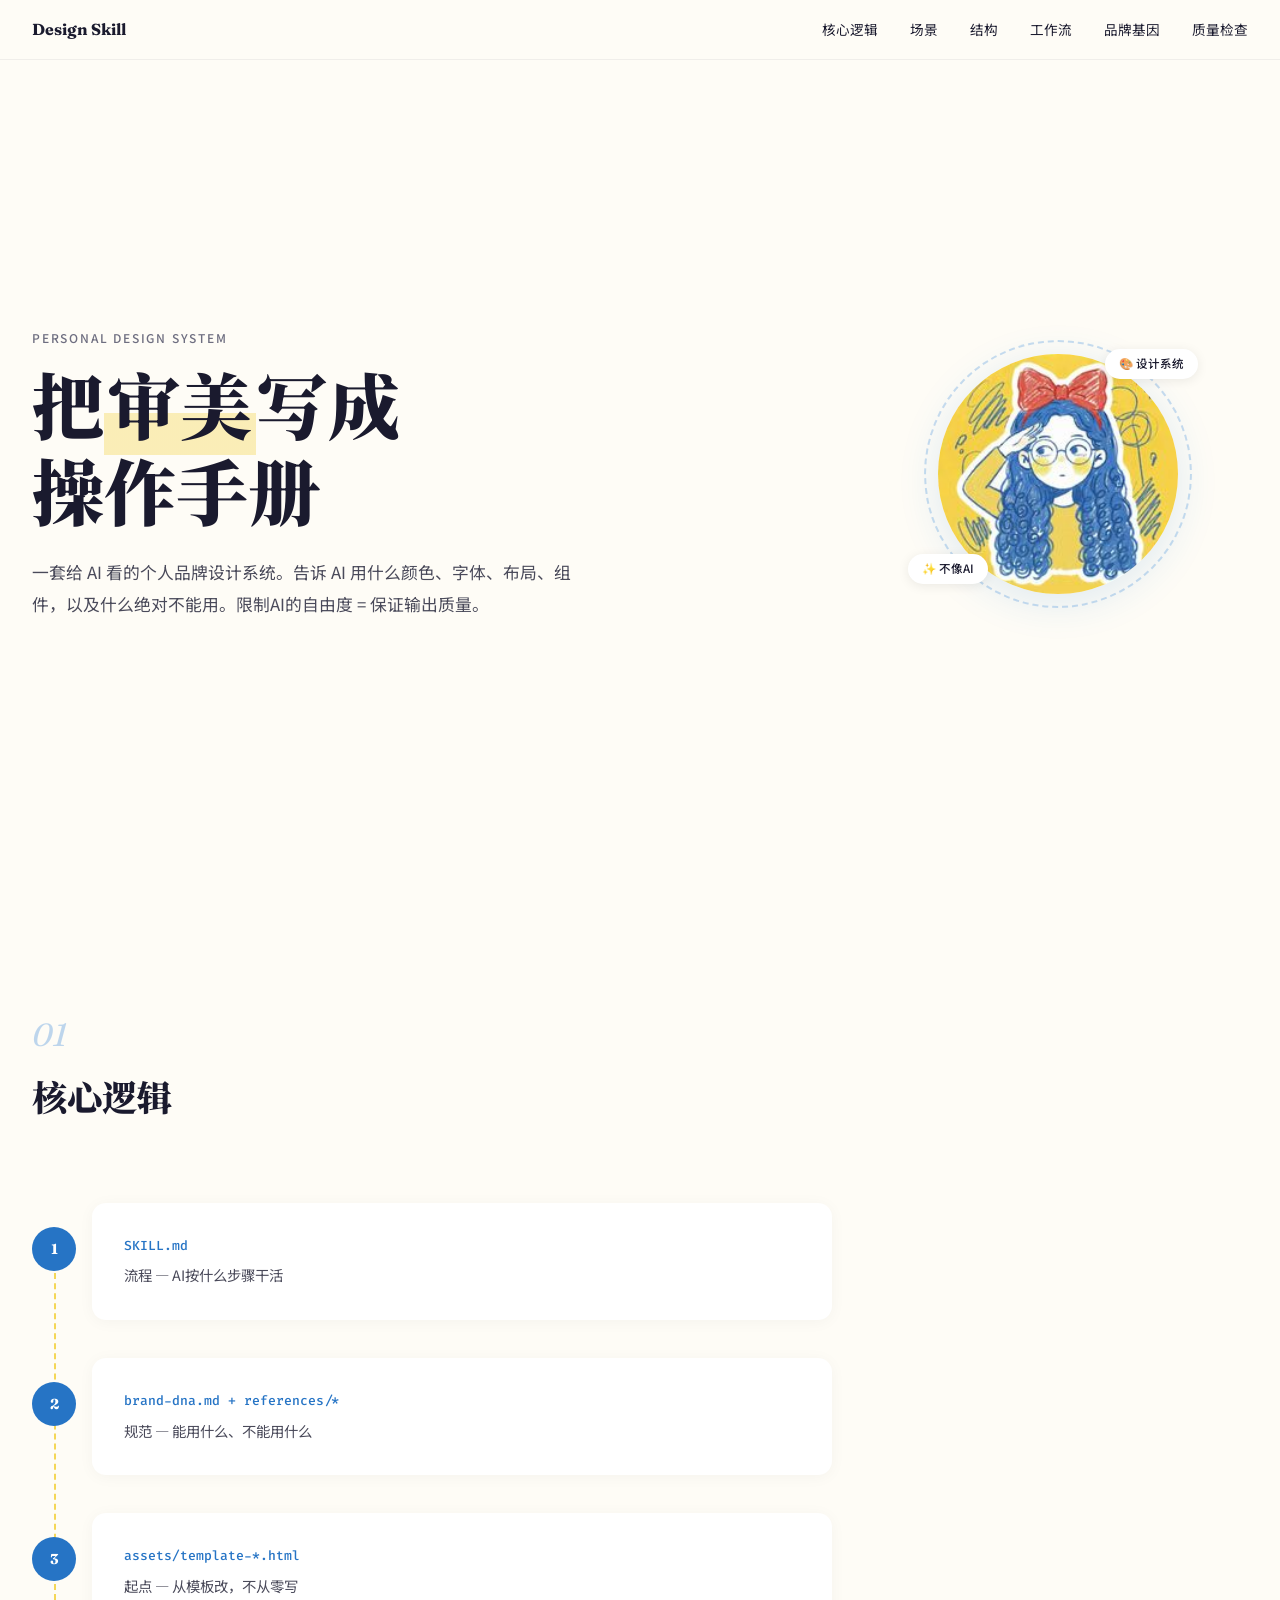
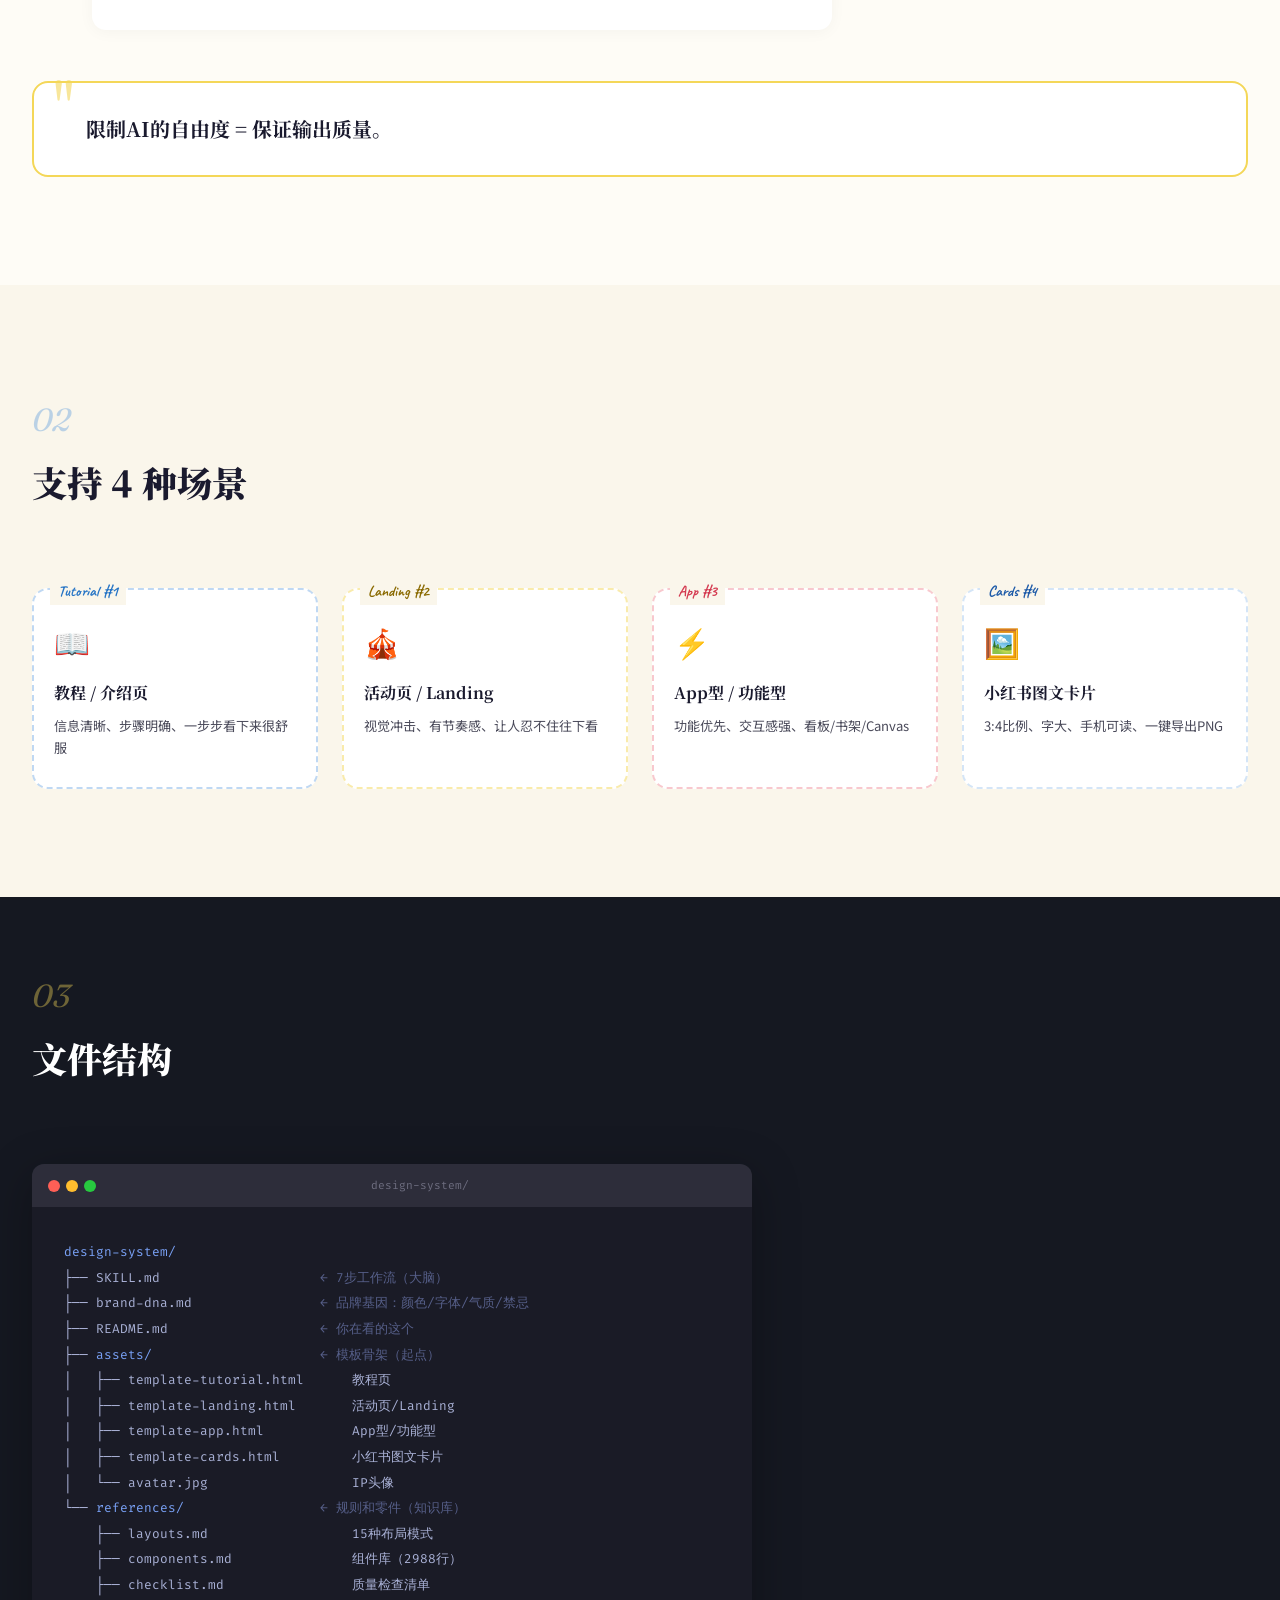
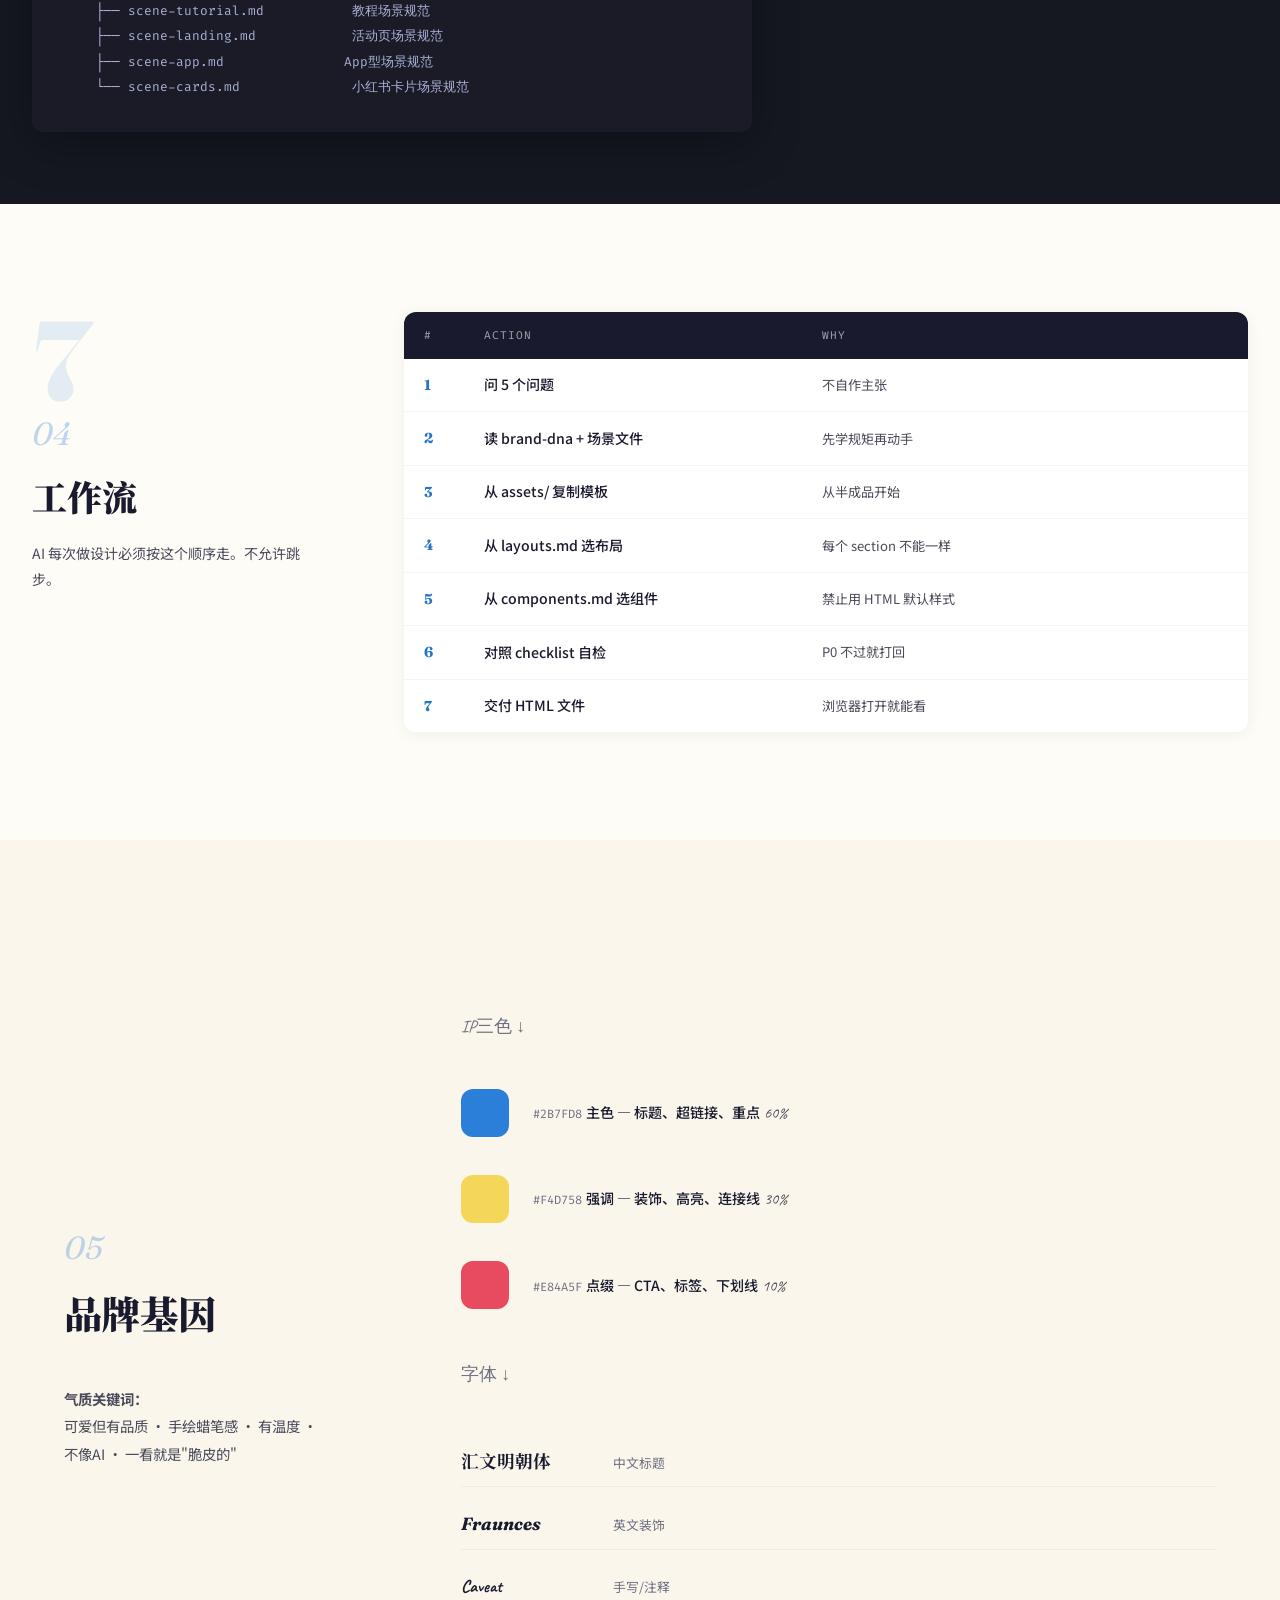
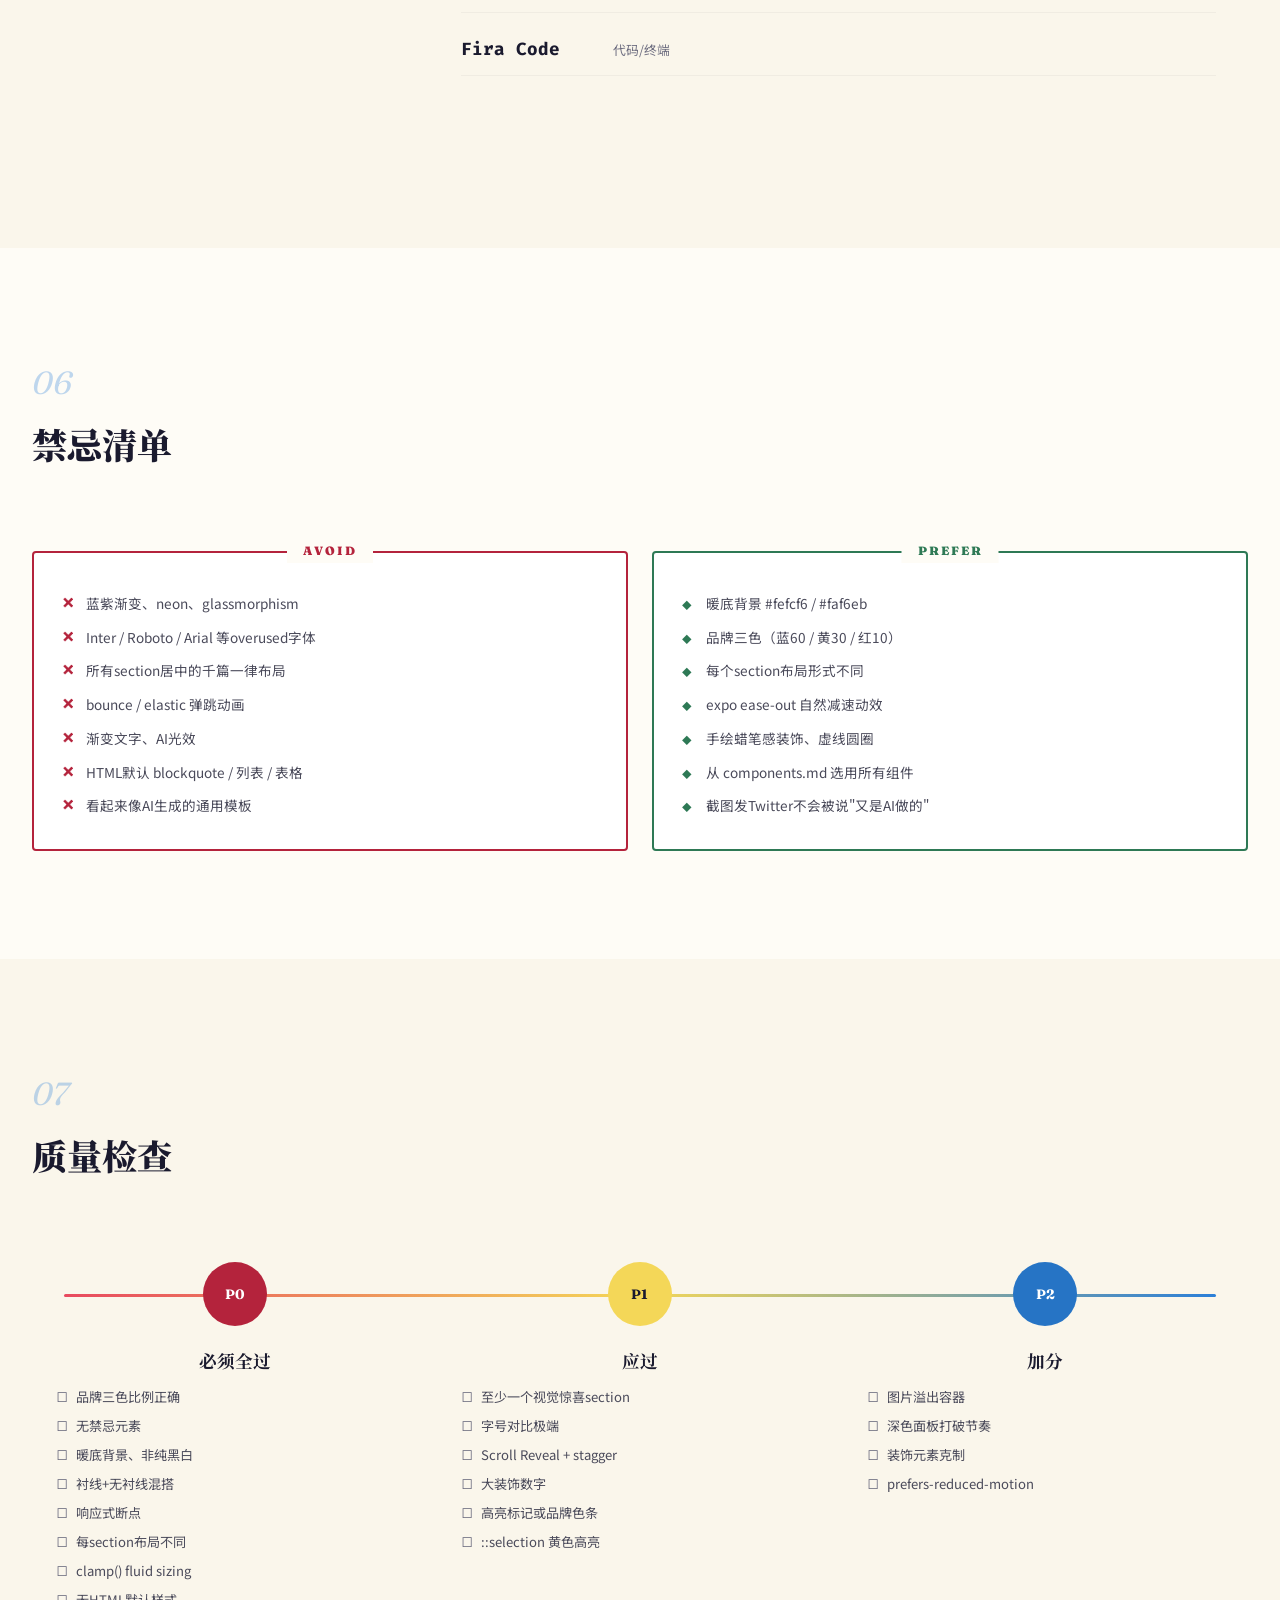
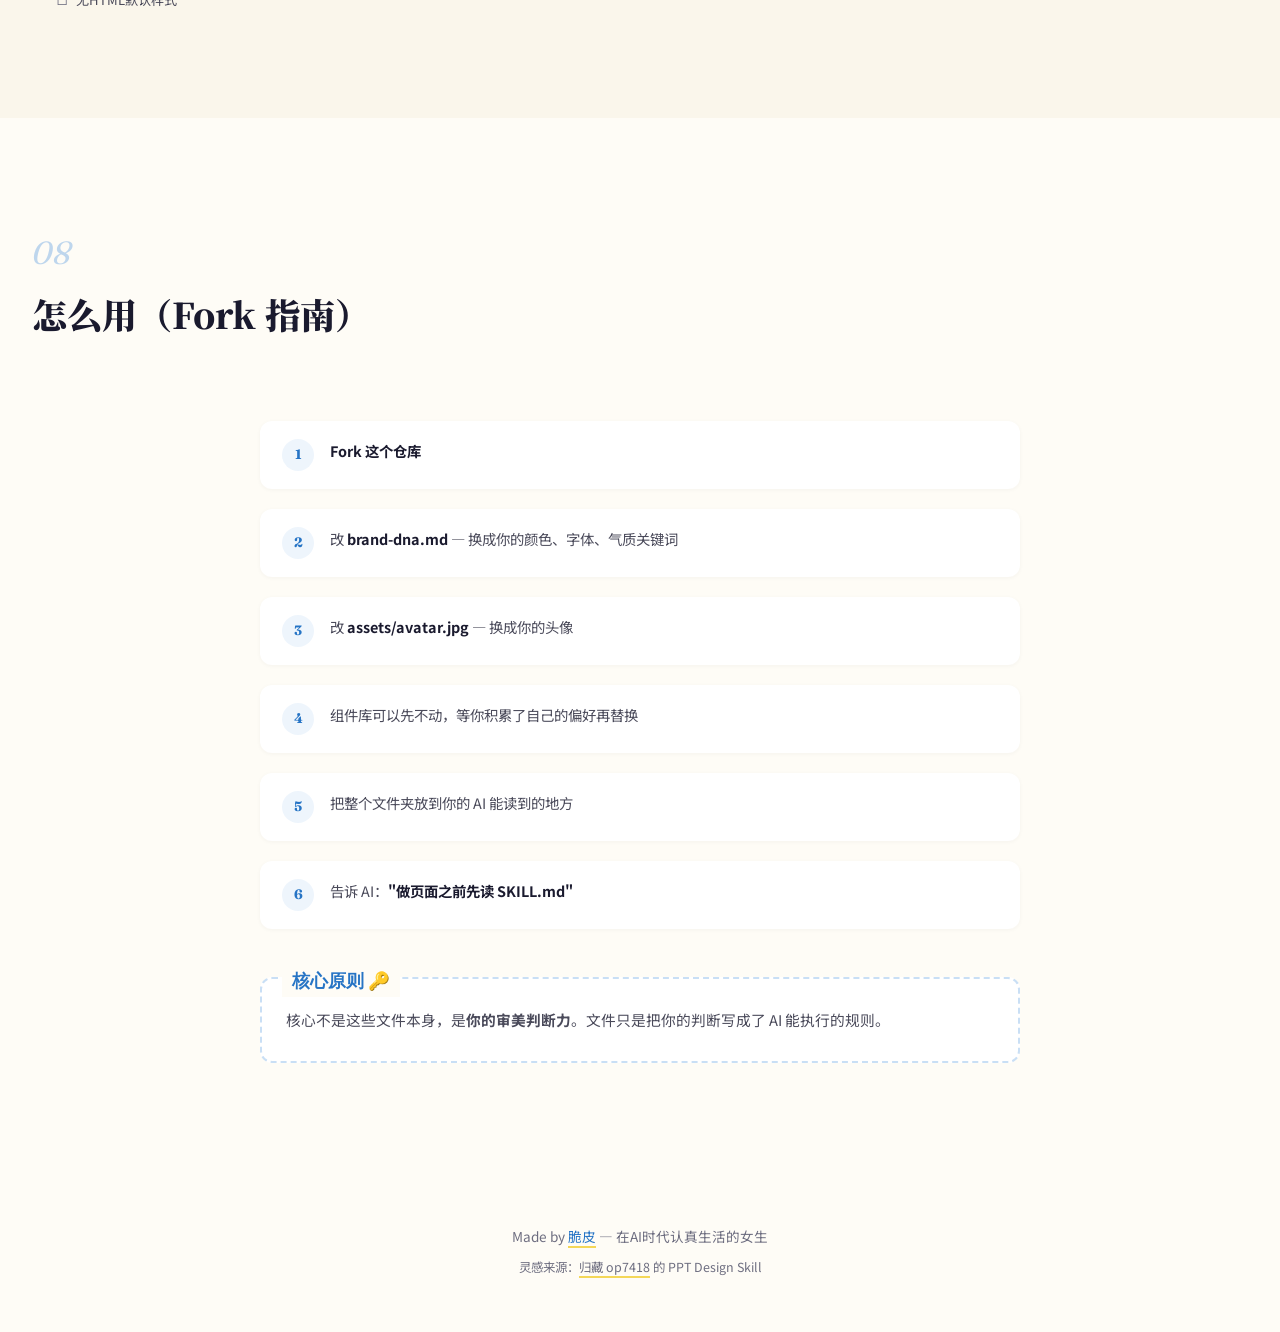
<file: demo-readme-tutorial.html>
<!DOCTYPE html>
<html lang="zh-CN" data-palette="A">
<head>
  <meta charset="UTF-8">
  <meta name="viewport" content="width=device-width, initial-scale=1.0">
  <link rel="icon" href="assets/favicon.svg" type="image/svg+xml">
  <title>Design Skill — 把审美写成操作手册</title>
  <link rel="preconnect" href="https://fonts.googleapis.com">
  <link rel="preconnect" href="https://fonts.gstatic.com" crossorigin>
  <link href="https://fonts.googleapis.com/css2?family=Fraunces:ital,opsz,wght@0,9..144,400;0,9..144,700;0,9..144,900;1,9..144,400;1,9..144,700&family=Caveat:wght@400;700&family=Noto+Serif+SC:wght@700;900&family=Noto+Sans+SC:wght@400;500;700&family=Fira+Code:wght@400;500&display=swap" rel="stylesheet">
  <link rel="stylesheet" href="assets/palettes.css">
<style>
    *, *::before, *::after { box-sizing: border-box; margin: 0; padding: 0; }

    body {
      font-family: 'Noto Sans SC', -apple-system, 'PingFang SC', 'Helvetica Neue', sans-serif;
      font-size: 16px;
      line-height: 1.7;
      color: var(--ink);
      background: var(--cream);
    }

    ::selection {
      background: var(--highlight);
      color: var(--ink);
    }

    .container {
      max-width: 1300px;
      margin: 0 auto;
      padding: 0 2rem;
    }

    /* ====== NAV ====== */
    nav {
      position: fixed;
      top: 0; left: 0; right: 0;
      z-index: 100;
      padding: 1rem 2rem;
      background: var(--cream);
      border-bottom: 1px solid var(--hairline);
      display: flex;
      align-items: center;
      justify-content: space-between;
    }
    nav.scrolled {
      box-shadow: 0 2px 20px rgba(0,0,0,.06);
    }
    .nav-logo {
      font-family: 'Fraunces', serif;
      font-size: 1rem;
      font-weight: 700;
      color: var(--ink);
    }
    .nav-links {
      display: flex;
      gap: 2rem;
    }
    .nav-links a {
      text-decoration: none;
      color: var(--ink);
      font-size: 0.85rem;
      position: relative;
    }
    .nav-links a::after {
      content: '';
      position: absolute;
      bottom: -4px; left: 0; right: 0;
      height: 2px;
      background: var(--highlight);
      transform: scaleX(0);
      transition: transform .25s ease-out;
    }
    .nav-links a:hover::after {
      transform: scaleX(1);
    }

    /* ====== HERO — Layout 1: Hero双栏不对称 ====== */
    .hero {
      min-height: 100vh;
      display: grid;
      grid-template-columns: 1fr 0.5fr;
      align-items: center;
      gap: clamp(40px, 6vw, 80px);
      padding: 7rem 2rem 4rem;
      max-width: 1300px;
      margin: 0 auto;
    }
    .hero-text .label-caps {
      font-size: 0.75rem;
      text-transform: uppercase;
      letter-spacing: 0.15em;
      font-weight: 500;
      color: var(--ink-faint);
      display: block;
      margin-bottom: 0.75rem;
    }
    .hero h1 {
      font-family: 'Huiwen Mincho', 'Noto Serif SC', serif;
      font-weight: 900;
      font-size: clamp(2.4rem, 6vw, 4.5rem);
      line-height: 1.2;
    }
    .hero h1 .highlight-word {
      background: linear-gradient(to top, rgba(var(--highlight-rgb), .4) 40%, transparent 40%);
      padding: 0 4px;
    }
    .hero .hero-desc {
      font-size: 1.05rem;
      color: var(--ink-light);
      margin-top: 1.5rem;
      max-width: 540px;
      line-height: 1.9;
    }
    .hero-visual {
      display: flex;
      align-items: center;
      justify-content: center;
    }
    .hero-cluster {
      position: relative;
      width: clamp(160px, 22vw, 240px);
      height: clamp(160px, 22vw, 240px);
    }
    .hero-cluster .ring {
      position: absolute;
      inset: -14px;
      border: 2.5px dashed rgba(var(--brand-rgb), .25);
      border-radius: 50%;
      animation: heroSpin 25s linear infinite;
    }
    .hero-cluster .avatar-img {
      width: 100%; height: 100%;
      border-radius: 50%;
      object-fit: cover;
      position: relative;
      z-index: 2;
      box-shadow: 0 8px 40px rgba(var(--brand-rgb), .15);
    }
    .hero-cluster .orbit-item {
      position: absolute;
      background: var(--card-bg);
      border-radius: 20px;
      padding: 5px 14px;
      font-size: 0.72rem;
      box-shadow: 0 2px 12px rgba(0,0,0,.08);
      z-index: 3;
      font-weight: 500;
      white-space: nowrap;
    }
    @keyframes heroSpin { to { transform: rotate(360deg); } }

    /* ====== SECTION COMMON ====== */
    .section {
      padding: clamp(80px, 12vh, 160px) 0;
    }
    .section--alt {
      background: var(--cream-dark);
    }
    .section-header {
      margin-bottom: clamp(40px, 6vw, 80px);
    }
    .section-number {
      font-family: 'Fraunces', serif;
      font-style: italic;
      font-size: clamp(1.4rem, 3vw, 2rem);
      color: var(--brand);
      opacity: 0.3;
      display: block;
      margin-bottom: 0.25rem;
    }
    .section-title {
      font-family: 'Huiwen Mincho', 'Noto Serif SC', serif;
      font-weight: 900;
      font-size: clamp(1.4rem, 3vw, 2.2rem);
    }

    /* ====== SECTION 1: 核心逻辑 — Layout 4: 纵向Step流程线 ====== */
    .logic-flow {
      display: flex;
      flex-direction: column;
      gap: clamp(24px, 3vw, 40px);
      padding-left: 60px;
      position: relative;
      max-width: 800px;
    }
    .logic-flow::before {
      content: '';
      position: absolute;
      left: 22px;
      top: 30px; bottom: 30px;
      width: 2px;
      border-left: 2px dashed var(--highlight);
    }
    .logic-step {
      position: relative;
      background: var(--card-bg);
      border-radius: 14px;
      padding: clamp(20px, 2.5vw, 32px);
      box-shadow: 0 2px 16px rgba(0,0,0,0.04);
    }
    .logic-step .step-dot {
      position: absolute;
      left: -60px;
      top: 24px;
      width: 44px; height: 44px;
      border-radius: 50%;
      background: var(--brand-surface);
      color: var(--on-brand);
      display: flex;
      align-items: center;
      justify-content: center;
      font-family: 'Fraunces', serif;
      font-weight: 700;
      font-size: 0.9rem;
    }
    .logic-step .step-file {
      font-family: 'Fira Code', monospace;
      font-size: 0.82rem;
      color: var(--brand-text);
      font-weight: 500;
      margin-bottom: 6px;
    }
    .logic-step .step-desc {
      font-size: 0.9rem;
      color: var(--ink-light);
      line-height: 1.7;
    }
    .logic-pullquote {
      margin-top: clamp(32px, 4vw, 56px);
      padding: 28px 32px;
      background: var(--card-bg);
      border-radius: 16px;
      border: 2px solid var(--highlight);
      position: relative;
    }
    .logic-pullquote::before {
      content: '"';
      font-family: 'Fraunces', serif;
      font-size: 4rem;
      color: var(--highlight);
      position: absolute;
      top: -8px; left: 20px;
      opacity: 0.6;
      line-height: 1;
    }
    .logic-pullquote p {
      font-family: 'Huiwen Mincho', 'Noto Serif SC', serif;
      font-size: clamp(1rem, 2vw, 1.25rem);
      font-weight: 700;
      line-height: 1.8;
      padding-left: 20px;
    }

    /* ====== SECTION 2: 四种场景 — Layout 3: 三等分卡片网格 (用4列) ====== */
    .scene-grid {
      display: grid;
      grid-template-columns: repeat(4, 1fr);
      gap: clamp(16px, 2vw, 24px);
    }
    .scene-card {
      position: relative;
      border: 2px dashed;
      border-radius: 16px;
      padding: 28px 20px;
      background: var(--card-bg);
    }
    .scene-card:nth-child(1) { border-color: rgba(var(--brand-rgb), .3); }
    .scene-card:nth-child(2) { border-color: rgba(var(--highlight-rgb), .5); }
    .scene-card:nth-child(3) { border-color: rgba(var(--pop-rgb), .3); }
    .scene-card:nth-child(4) { border-color: rgba(var(--brand-rgb), .2); }
    .scene-card .scene-label {
      position: absolute;
      top: -11px;
      left: 16px;
      font-family: 'Caveat', cursive;
      font-size: 0.95rem;
      font-weight: 700;
      background: var(--cream-dark);
      padding: 0 8px;
    }
    .scene-card:nth-child(1) .scene-label { color: var(--brand-text); }
    .scene-card:nth-child(2) .scene-label { color: var(--warning); }
    .scene-card:nth-child(3) .scene-label { color: var(--pop-text); }
    .scene-card:nth-child(4) .scene-label { color: var(--brand-deep); }
    .scene-card .scene-emoji {
      font-size: 1.8rem;
      margin-bottom: 12px;
    }
    .scene-card h3 {
      font-family: 'Huiwen Mincho', 'Noto Serif SC', serif;
      font-size: 1rem;
      font-weight: 700;
      margin-bottom: 8px;
    }
    .scene-card p {
      font-size: 0.82rem;
      color: var(--ink-light);
      line-height: 1.7;
    }

    /* ====== SECTION 3: 文件结构 — Layout 6: 全宽深色面板 ====== */
    .dark-section {
      background: var(--dark-panel);
      color: var(--on-dark);
      padding: clamp(60px, 8vh, 120px) 0;
    }
    .dark-section .section-number { color: var(--highlight); opacity: 0.4; }
    .dark-section .section-title { color: var(--on-dark); }
    .code-macos {
      border-radius: 12px;
      overflow: hidden;
      box-shadow: 0 12px 48px rgba(0,0,0,0.3);
      max-width: 720px;
    }
    .code-macos .code-titlebar {
      background: #2d2d3a;
      padding: 12px 16px;
      display: flex;
      align-items: center;
      gap: 8px;
    }
    .code-macos .code-dots { display: flex; gap: 6px; }
    .code-macos .code-dots .dot { width: 12px; height: 12px; border-radius: 50%; }
    .code-macos .code-dots .dot:nth-child(1) { background: #ff5f56; }
    .code-macos .code-dots .dot:nth-child(2) { background: #ffbd2e; }
    .code-macos .code-dots .dot:nth-child(3) { background: #27c93f; }
    .code-macos .code-filename {
      flex: 1;
      text-align: center;
      font-family: 'Fira Code', monospace;
      font-size: 0.7rem;
      color: var(--ink-faint);
    }
    .code-macos .code-body {
      background: #1a1b26;
      padding: clamp(20px, 3vw, 32px);
    }
    .code-macos pre {
      font-family: 'Fira Code', monospace;
      font-size: 0.8rem;
      line-height: 2;
      color: #a9b1d6;
      margin: 0;
      overflow-x: auto;
    }
    .code-macos pre .dir { color: #7aa2f7; }
    .code-macos pre .file { color: #a9b1d6; }
    .code-macos pre .cm { color: #565f89; }
    .code-macos pre .arrow { color: #bb9af7; }

    /* ====== SECTION 4: 7步工作流 — Layout 2: Sticky侧栏 ====== */
    .workflow-layout {
      display: grid;
      grid-template-columns: 0.35fr 1fr;
      gap: clamp(40px, 6vw, 100px);
      align-items: start;
    }
    .workflow-side {
      position: sticky;
      top: 100px;
    }
    .workflow-side .big-num {
      font-family: 'Fraunces', serif;
      font-size: clamp(4rem, 10vw, 7rem);
      font-weight: 900;
      color: var(--brand);
      opacity: 0.12;
      line-height: 0.85;
      display: block;
    }
    .workflow-table {
      width: 100%;
      border-radius: 12px;
      overflow: hidden;
      box-shadow: 0 2px 16px rgba(0,0,0,0.06);
    }
    .workflow-table .wt-header {
      display: grid;
      grid-template-columns: 60px 1fr 1.2fr;
      background: var(--ink);
      padding: 14px 20px;
    }
    .workflow-table .wt-header span {
      font-family: 'Fira Code', monospace;
      font-size: 0.7rem;
      color: rgba(255,255,255,0.6);
      text-transform: uppercase;
      letter-spacing: 1px;
    }
    .workflow-table .wt-row {
      display: grid;
      grid-template-columns: 60px 1fr 1.2fr;
      padding: 14px 20px;
      background: var(--card-bg);
      border-bottom: 1px solid rgba(0,0,0,0.04);
      align-items: center;
    }
    .workflow-table .wt-row:last-child { border-bottom: none; }
    .workflow-table .wt-row .wt-step {
      font-family: 'Fraunces', serif;
      font-weight: 700;
      color: var(--brand-text);
      font-size: 0.9rem;
    }
    .workflow-table .wt-row .wt-action {
      font-size: 0.88rem;
      color: var(--ink);
      font-weight: 500;
    }
    .workflow-table .wt-row .wt-why {
      font-size: 0.82rem;
      color: var(--ink-light);
    }

    /* ====== SECTION 5: 品牌基因 — Layout 13: 分栏对称 ====== */
    .brand-split {
      display: grid;
      grid-template-columns: 0.45fr 1fr;
      min-height: 70vh;
      overflow: hidden;
    }
    .brand-left {
      display: flex;
      flex-direction: column;
      justify-content: center;
      padding: clamp(40px, 5vw, 80px);
      background: var(--cream-dark);
    }
    .brand-left h2 {
      font-family: 'Huiwen Mincho', 'Noto Serif SC', serif;
      font-weight: 900;
      font-size: clamp(1.6rem, 3.5vw, 2.4rem);
      margin-bottom: 1rem;
    }
    .brand-left .brand-vibe {
      font-size: 0.9rem;
      color: var(--ink-light);
      line-height: 1.9;
    }
    .brand-right {
      padding: clamp(40px, 5vw, 80px);
      display: flex;
      flex-direction: column;
      justify-content: center;
      gap: clamp(28px, 3vw, 48px);
    }
    /* Color swatches */
    .color-row {
      display: flex;
      gap: clamp(12px, 2vw, 24px);
      align-items: center;
    }
    .color-swatch {
      width: 48px; height: 48px;
      border-radius: 12px;
      flex-shrink: 0;
    }
    .color-info .color-name {
      font-family: 'Fira Code', monospace;
      font-size: 0.75rem;
      color: var(--ink-faint);
    }
    .color-info .color-use {
      font-size: 0.88rem;
      font-weight: 500;
      color: var(--ink);
    }
    .color-info .color-ratio {
      font-family: 'Caveat', cursive;
      font-size: 1rem;
      color: var(--ink-light);
    }
    /* Font list */
    .font-list {
      display: flex;
      flex-direction: column;
      gap: 12px;
    }
    .font-item {
      display: flex;
      align-items: baseline;
      gap: 12px;
      padding: 10px 0;
      border-bottom: 1px solid rgba(0,0,0,0.04);
    }
    .font-item .font-sample {
      font-size: 1.1rem;
      font-weight: 700;
      min-width: 140px;
    }
    .font-item .font-usage {
      font-size: 0.8rem;
      color: var(--ink-faint);
    }

    /* ====== SECTION 6: 禁忌 — Do/Don't ====== */
    .compare-stamp {
      display: grid;
      grid-template-columns: 1fr 1fr;
      gap: 24px;
    }
    .compare-stamp-col {
      background: var(--card-bg);
      border: 2px solid;
      padding: 32px 28px;
      position: relative;
      border-radius: 4px;
    }
    .compare-stamp-col--dont { border-color: var(--danger-strong); }
    .compare-stamp-col--do { border-color: var(--success); }
    .compare-stamp-col .compare-stamp-label {
      position: absolute;
      top: -14px;
      left: 50%;
      transform: translateX(-50%);
      font-family: 'Fraunces', serif;
      font-size: 0.75rem;
      font-weight: 900;
      letter-spacing: 2px;
      text-transform: uppercase;
      padding: 2px 16px;
      background: var(--cream);
    }
    .compare-stamp-col--dont .compare-stamp-label { color: var(--danger-strong); }
    .compare-stamp-col--do .compare-stamp-label { color: var(--success); }
    .compare-stamp-col .stamp-list {
      list-style: none;
      padding: 0;
      display: flex;
      flex-direction: column;
      gap: 12px;
      margin-top: 8px;
    }
    .compare-stamp-col .stamp-list li {
      font-size: 0.85rem;
      color: var(--ink-light);
      line-height: 1.6;
      padding-left: 24px;
      position: relative;
    }
    .compare-stamp-col--dont .stamp-list li::before {
      content: '✕';
      position: absolute;
      left: 0;
      font-weight: 700;
      font-size: 0.8rem;
      color: var(--danger-strong);
    }
    .compare-stamp-col--do .stamp-list li::before {
      content: '◆';
      position: absolute;
      left: 0;
      font-size: 0.6rem;
      top: 5px;
      color: var(--success);
    }

    /* ====== SECTION 7: 质量检查 — Layout 7: 横向Step连接线 ====== */
    .checklist-levels {
      display: grid;
      grid-template-columns: repeat(3, 1fr);
      gap: 0;
      position: relative;
    }
    .checklist-levels::before {
      content: '';
      position: absolute;
      top: 32px;
      left: 32px; right: 32px;
      height: 3px;
      background: linear-gradient(90deg, var(--pop), var(--highlight), var(--brand));
      border-radius: 2px;
    }
    .checklist-card {
      text-align: center;
      padding: 0 clamp(12px, 2vw, 24px);
    }
    .checklist-dot {
      width: 64px; height: 64px;
      border-radius: 50%;
      display: inline-flex;
      align-items: center;
      justify-content: center;
      font-family: 'Fraunces', serif;
      font-size: 0.85rem;
      font-weight: 700;
      position: relative;
      z-index: 1;
      color: var(--on-dark);
      margin-bottom: 20px;
    }
    .checklist-card:nth-child(1) .checklist-dot { background: var(--danger-strong); }
    .checklist-card:nth-child(2) .checklist-dot { background: var(--highlight); color: var(--ink); }
    .checklist-card:nth-child(3) .checklist-dot { background: var(--brand-surface); }
    .checklist-card h3 {
      font-family: 'Huiwen Mincho', 'Noto Serif SC', serif;
      font-size: 1.1rem;
      font-weight: 700;
      margin-bottom: 10px;
    }
    .checklist-card .check-items {
      list-style: none;
      padding: 0;
      text-align: left;
      display: flex;
      flex-direction: column;
      gap: 8px;
    }
    .checklist-card .check-items li {
      font-size: 0.82rem;
      color: var(--ink-light);
      line-height: 1.6;
      padding-left: 20px;
      position: relative;
    }
    .checklist-card .check-items li::before {
      content: '☐';
      position: absolute;
      left: 0;
      color: var(--ink-faint);
    }

    /* ====== SECTION 8: Fork指南 — 手写批注引用 ====== */
    .fork-container {
      max-width: 760px;
      margin: 0 auto;
    }
    .fork-steps {
      display: flex;
      flex-direction: column;
      gap: 20px;
    }
    .fork-step {
      display: flex;
      align-items: flex-start;
      gap: 16px;
      padding: 18px 22px;
      background: var(--card-bg);
      border-radius: 12px;
      box-shadow: 0 1px 4px rgba(0,0,0,0.04);
    }
    .fork-step .fs-num {
      flex-shrink: 0;
      width: 32px; height: 32px;
      border-radius: 50%;
      background: rgba(var(--brand-rgb), .08);
      color: var(--brand-text);
      display: flex;
      align-items: center;
      justify-content: center;
      font-family: 'Fraunces', serif;
      font-weight: 700;
      font-size: 0.85rem;
    }
    .fork-step .fs-text {
      font-size: 0.9rem;
      color: var(--ink-light);
      line-height: 1.7;
    }
    .fork-step .fs-text strong {
      color: var(--ink);
    }
    .fork-note {
      margin-top: clamp(32px, 4vw, 48px);
      position: relative;
      padding: 28px 24px;
      border: 2px dashed rgba(var(--brand-rgb), .25);
      border-radius: 12px;
      background: var(--card-bg);
    }
    .fork-note .fork-note-badge {
      position: absolute;
      top: -12px;
      left: 20px;
      font-family: 'Caveat', cursive;
      font-size: 1.1rem;
      font-weight: 700;
      color: var(--brand-text);
      background: var(--cream);
      padding: 0 10px;
    }
    .fork-note p {
      font-size: 0.92rem;
      color: var(--ink-light);
      line-height: 1.8;
    }

    /* ====== FOOTER ====== */
    .footer {
      padding: clamp(40px, 6vh, 80px) 0;
      text-align: center;
    }
    .footer p {
      font-size: 0.85rem;
      color: var(--ink-faint);
    }
    .footer a {
      color: var(--brand-text);
      text-decoration: none;
      position: relative;
    }
    .footer a::after {
      content: '';
      position: absolute;
      bottom: -2px; left: 0; right: 0;
      height: 2px;
      background: var(--highlight);
    }

    /* ====== Scroll Reveal ====== */
    .reveal {
      opacity: 0;
      transform: translateY(32px);
      transition: opacity 0.7s cubic-bezier(0.16, 1, 0.3, 1),
                  transform 0.7s cubic-bezier(0.16, 1, 0.3, 1);
    }
    .reveal.visible { opacity: 1; transform: none; }
    .reveal-d1 { transition-delay: 0.1s; }
    .reveal-d2 { transition-delay: 0.2s; }
    .reveal-d3 { transition-delay: 0.3s; }
    .reveal-d4 { transition-delay: 0.4s; }
    .reveal-d5 { transition-delay: 0.5s; }

    @media (prefers-reduced-motion: reduce) {
      .reveal { opacity: 1; transform: none; transition: none; }
      .hero-cluster .ring { animation: none; }
    }

    /* ====== 响应式 ====== */
    @media (max-width: 900px) {
      .hero {
        grid-template-columns: 1fr;
        min-height: auto;
        padding: 5rem 1.5rem 3rem;
        text-align: center;
      }
      .hero-visual { order: -1; }
      .hero .hero-desc { max-width: 100%; }
      .scene-grid { grid-template-columns: 1fr 1fr; }
      .workflow-layout {
        grid-template-columns: 1fr;
      }
      .workflow-side {
        position: static;
      }
      .brand-split {
        grid-template-columns: 1fr;
        min-height: auto;
      }
      .compare-stamp { grid-template-columns: 1fr; }
      .checklist-levels { grid-template-columns: 1fr; gap: 32px; }
      .checklist-levels::before { display: none; }
      .nav-links { display: none; }
    }

    @media (max-width: 600px) {
      body { font-size: 15px; }
      .scene-grid { grid-template-columns: 1fr; }
      .logic-flow { padding-left: 48px; }
      .logic-step .step-dot { left: -48px; width: 36px; height: 36px; font-size: 0.8rem; }
    }
  </style>
</head>
<body>

  <!-- ====== NAV ====== -->
  <nav>
    <span class="nav-logo">Design Skill</span>
    <div class="nav-links">
      <a href="#logic">核心逻辑</a>
      <a href="#scenes">场景</a>
      <a href="#structure">结构</a>
      <a href="#workflow">工作流</a>
      <a href="#brand">品牌基因</a>
      <a href="#checklist">质量检查</a>
    </div>
  </nav>

  <!-- ====== HERO ====== -->
  <section class="hero">
    <div class="hero-text">
      <span class="label-caps">Personal Design System</span>
      <h1>把<span class="highlight-word">审美</span>写成<br>操作手册</h1>
      <p class="hero-desc">一套给 AI 看的个人品牌设计系统。告诉 AI 用什么颜色、字体、布局、组件，以及什么绝对不能用。限制AI的自由度 = 保证输出质量。</p>
    </div>
    <div class="hero-visual">
      <div class="hero-cluster">
        <div class="ring"></div>
        <img class="avatar-img" src="[data-uri]" alt="脆皮">
        <span class="orbit-item" style="top:-5px;right:-20px">🎨 设计系统</span>
        <span class="orbit-item" style="bottom:10px;left:-30px">✨ 不像AI</span>
      </div>
    </div>
  </section>

  <!-- ====== SECTION 1: 核心逻辑 ====== -->
  <section class="section" id="logic">
    <div class="container">
      <div class="section-header reveal">
        <span class="section-number">01</span>
        <h2 class="section-title">核心逻辑</h2>
      </div>
      <div class="logic-flow reveal reveal-d1">
        <div class="logic-step">
          <span class="step-dot">1</span>
          <div class="step-file">SKILL.md</div>
          <div class="step-desc">流程 — AI按什么步骤干活</div>
        </div>
        <div class="logic-step">
          <span class="step-dot">2</span>
          <div class="step-file">brand-dna.md + references/*</div>
          <div class="step-desc">规范 — 能用什么、不能用什么</div>
        </div>
        <div class="logic-step">
          <span class="step-dot">3</span>
          <div class="step-file">assets/template-*.html</div>
          <div class="step-desc">起点 — 从模板改，不从零写</div>
        </div>
      </div>
      <div class="logic-pullquote reveal reveal-d2">
        <p>限制AI的自由度 = 保证输出质量。</p>
      </div>
    </div>
  </section>

  <!-- ====== SECTION 2: 四种场景 ====== -->
  <section class="section section--alt" id="scenes">
    <div class="container">
      <div class="section-header reveal">
        <span class="section-number">02</span>
        <h2 class="section-title">支持 4 种场景</h2>
      </div>
      <div class="scene-grid reveal reveal-d1">
        <div class="scene-card">
          <span class="scene-label">Tutorial #1</span>
          <div class="scene-emoji">📖</div>
          <h3>教程 / 介绍页</h3>
          <p>信息清晰、步骤明确、一步步看下来很舒服</p>
        </div>
        <div class="scene-card">
          <span class="scene-label">Landing #2</span>
          <div class="scene-emoji">🎪</div>
          <h3>活动页 / Landing</h3>
          <p>视觉冲击、有节奏感、让人忍不住往下看</p>
        </div>
        <div class="scene-card">
          <span class="scene-label">App #3</span>
          <div class="scene-emoji">⚡</div>
          <h3>App型 / 功能型</h3>
          <p>功能优先、交互感强、看板/书架/Canvas</p>
        </div>
        <div class="scene-card">
          <span class="scene-label">Cards #4</span>
          <div class="scene-emoji">🖼️</div>
          <h3>小红书图文卡片</h3>
          <p>3:4比例、字大、手机可读、一键导出PNG</p>
        </div>
      </div>
    </div>
  </section>

  <!-- ====== SECTION 3: 文件结构 ====== -->
  <section class="dark-section" id="structure">
    <div class="container">
      <div class="section-header reveal">
        <span class="section-number">03</span>
        <h2 class="section-title">文件结构</h2>
      </div>
      <div class="code-macos reveal reveal-d1">
        <div class="code-titlebar">
          <div class="code-dots">
            <span class="dot"></span><span class="dot"></span><span class="dot"></span>
          </div>
          <span class="code-filename">design-system/</span>
        </div>
        <div class="code-body">
<pre><span class="dir">design-system/</span>
├── <span class="file">SKILL.md</span>                    <span class="cm">← 7步工作流（大脑）</span>
├── <span class="file">brand-dna.md</span>                <span class="cm">← 品牌基因：颜色/字体/气质/禁忌</span>
├── <span class="file">README.md</span>                   <span class="cm">← 你在看的这个</span>
├── <span class="dir">assets/</span>                     <span class="cm">← 模板骨架（起点）</span>
│   ├── <span class="file">template-tutorial.html</span>      教程页
│   ├── <span class="file">template-landing.html</span>       活动页/Landing
│   ├── <span class="file">template-app.html</span>           App型/功能型
│   ├── <span class="file">template-cards.html</span>         小红书图文卡片
│   └── <span class="file">avatar.jpg</span>                  IP头像
└── <span class="dir">references/</span>                 <span class="cm">← 规则和零件（知识库）</span>
    ├── <span class="file">layouts.md</span>                  15种布局模式
    ├── <span class="file">components.md</span>               组件库（2988行）
    ├── <span class="file">checklist.md</span>                质量检查清单
    ├── <span class="file">scene-tutorial.md</span>           教程场景规范
    ├── <span class="file">scene-landing.md</span>            活动页场景规范
    ├── <span class="file">scene-app.md</span>               App型场景规范
    └── <span class="file">scene-cards.md</span>              小红书卡片场景规范</pre>
        </div>
      </div>
    </div>
  </section>

  <!-- ====== SECTION 4: 7步工作流 ====== -->
  <section class="section" id="workflow">
    <div class="container">
      <div class="workflow-layout">
        <div class="workflow-side reveal">
          <span class="big-num">7</span>
          <span class="section-number">04</span>
          <h2 class="section-title">工作流</h2>
          <p style="font-size: 0.88rem; color: var(--ink-light); margin-top: 1rem; line-height: 1.8;">AI 每次做设计必须按这个顺序走。不允许跳步。</p>
        </div>
        <div class="reveal reveal-d1">
          <div class="workflow-table">
            <div class="wt-header">
              <span>#</span>
              <span>Action</span>
              <span>Why</span>
            </div>
            <div class="wt-row">
              <span class="wt-step">1</span>
              <span class="wt-action">问 5 个问题</span>
              <span class="wt-why">不自作主张</span>
            </div>
            <div class="wt-row">
              <span class="wt-step">2</span>
              <span class="wt-action">读 brand-dna + 场景文件</span>
              <span class="wt-why">先学规矩再动手</span>
            </div>
            <div class="wt-row">
              <span class="wt-step">3</span>
              <span class="wt-action">从 assets/ 复制模板</span>
              <span class="wt-why">从半成品开始</span>
            </div>
            <div class="wt-row">
              <span class="wt-step">4</span>
              <span class="wt-action">从 layouts.md 选布局</span>
              <span class="wt-why">每个 section 不能一样</span>
            </div>
            <div class="wt-row">
              <span class="wt-step">5</span>
              <span class="wt-action">从 components.md 选组件</span>
              <span class="wt-why">禁止用 HTML 默认样式</span>
            </div>
            <div class="wt-row">
              <span class="wt-step">6</span>
              <span class="wt-action">对照 checklist 自检</span>
              <span class="wt-why">P0 不过就打回</span>
            </div>
            <div class="wt-row">
              <span class="wt-step">7</span>
              <span class="wt-action">交付 HTML 文件</span>
              <span class="wt-why">浏览器打开就能看</span>
            </div>
          </div>
        </div>
      </div>
    </div>
  </section>

  <!-- ====== SECTION 5: 品牌基因 ====== -->
  <section class="section section--alt" id="brand">
    <div class="brand-split">
      <div class="brand-left reveal">
        <span class="section-number">05</span>
        <h2>品牌基因</h2>
        <p class="brand-vibe" style="margin-top: 1.5rem;">
          <strong>气质关键词：</strong><br>
          可爱但有品质 · 手绘蜡笔感 · 有温度 · 不像AI · 一看就是"脆皮的"
        </p>
      </div>
      <div class="brand-right reveal reveal-d1">
        <!-- Colors -->
        <div style="margin-bottom: 8px;">
          <span style="font-family: 'Caveat', cursive; font-size: 1.1rem; color: var(--ink-faint);">IP三色 ↓</span>
        </div>
        <div class="color-row">
          <div class="color-swatch" style="background: var(--brand);"></div>
          <div class="color-info">
            <span class="color-name" data-color-token="--brand">--brand</span>
            <span class="color-use">主色 — 标题、超链接、重点</span>
            <span class="color-ratio">60%</span>
          </div>
        </div>
        <div class="color-row">
          <div class="color-swatch" style="background: var(--highlight);"></div>
          <div class="color-info">
            <span class="color-name" data-color-token="--highlight">--highlight</span>
            <span class="color-use">强调 — 装饰、高亮、连接线</span>
            <span class="color-ratio">30%</span>
          </div>
        </div>
        <div class="color-row">
          <div class="color-swatch" style="background: var(--pop);"></div>
          <div class="color-info">
            <span class="color-name" data-color-token="--pop">--pop</span>
            <span class="color-use">点缀 — CTA、标签、下划线</span>
            <span class="color-ratio">10%</span>
          </div>
        </div>
        <!-- Fonts -->
        <div style="margin-top: 12px; margin-bottom: 8px;">
          <span style="font-family: 'Caveat', cursive; font-size: 1.1rem; color: var(--ink-faint);">字体 ↓</span>
        </div>
        <div class="font-list">
          <div class="font-item">
            <span class="font-sample" style="font-family: 'Huiwen Mincho', 'Noto Serif SC', serif;">汇文明朝体</span>
            <span class="font-usage">中文标题</span>
          </div>
          <div class="font-item">
            <span class="font-sample" style="font-family: 'Fraunces', serif; font-style: italic;">Fraunces</span>
            <span class="font-usage">英文装饰</span>
          </div>
          <div class="font-item">
            <span class="font-sample" style="font-family: 'Caveat', cursive;">Caveat</span>
            <span class="font-usage">手写/注释</span>
          </div>
          <div class="font-item">
            <span class="font-sample" style="font-family: 'Fira Code', monospace;">Fira Code</span>
            <span class="font-usage">代码/终端</span>
          </div>
        </div>
      </div>
    </div>
  </section>

  <!-- ====== SECTION 6: 禁忌 ====== -->
  <section class="section">
    <div class="container">
      <div class="section-header reveal">
        <span class="section-number">06</span>
        <h2 class="section-title">禁忌清单</h2>
      </div>
      <div class="compare-stamp reveal reveal-d1">
        <div class="compare-stamp-col compare-stamp-col--dont">
          <span class="compare-stamp-label">AVOID</span>
          <ul class="stamp-list">
            <li>蓝紫渐变、neon、glassmorphism</li>
            <li>Inter / Roboto / Arial 等overused字体</li>
            <li>所有section居中的千篇一律布局</li>
            <li>bounce / elastic 弹跳动画</li>
            <li>渐变文字、AI光效</li>
            <li>HTML默认 blockquote / 列表 / 表格</li>
            <li>看起来像AI生成的通用模板</li>
          </ul>
        </div>
        <div class="compare-stamp-col compare-stamp-col--do">
          <span class="compare-stamp-label">PREFER</span>
          <ul class="stamp-list">
            <li>暖底背景 #fefcf6 / #faf6eb</li>
            <li>品牌三色（蓝60 / 黄30 / 红10）</li>
            <li>每个section布局形式不同</li>
            <li>expo ease-out 自然减速动效</li>
            <li>手绘蜡笔感装饰、虚线圆圈</li>
            <li>从 components.md 选用所有组件</li>
            <li>截图发Twitter不会被说"又是AI做的"</li>
          </ul>
        </div>
      </div>
    </div>
  </section>

  <!-- ====== SECTION 7: 质量检查 ====== -->
  <section class="section section--alt" id="checklist">
    <div class="container">
      <div class="section-header reveal">
        <span class="section-number">07</span>
        <h2 class="section-title">质量检查</h2>
      </div>
      <div class="checklist-levels reveal reveal-d1">
        <div class="checklist-card">
          <span class="checklist-dot">P0</span>
          <h3>必须全过</h3>
          <ul class="check-items">
            <li>品牌三色比例正确</li>
            <li>无禁忌元素</li>
            <li>暖底背景、非纯黑白</li>
            <li>衬线+无衬线混搭</li>
            <li>响应式断点</li>
            <li>每section布局不同</li>
            <li>clamp() fluid sizing</li>
            <li>无HTML默认样式</li>
          </ul>
        </div>
        <div class="checklist-card">
          <span class="checklist-dot">P1</span>
          <h3>应过</h3>
          <ul class="check-items">
            <li>至少一个视觉惊喜section</li>
            <li>字号对比极端</li>
            <li>Scroll Reveal + stagger</li>
            <li>大装饰数字</li>
            <li>高亮标记或品牌色条</li>
            <li>::selection 黄色高亮</li>
          </ul>
        </div>
        <div class="checklist-card">
          <span class="checklist-dot">P2</span>
          <h3>加分</h3>
          <ul class="check-items">
            <li>图片溢出容器</li>
            <li>深色面板打破节奏</li>
            <li>装饰元素克制</li>
            <li>prefers-reduced-motion</li>
          </ul>
        </div>
      </div>
    </div>
  </section>

  <!-- ====== SECTION 8: Fork指南 ====== -->
  <section class="section">
    <div class="container">
      <div class="section-header reveal">
        <span class="section-number">08</span>
        <h2 class="section-title">怎么用（Fork 指南）</h2>
      </div>
      <div class="fork-container reveal reveal-d1">
        <div class="fork-steps">
          <div class="fork-step">
            <span class="fs-num">1</span>
            <span class="fs-text"><strong>Fork 这个仓库</strong></span>
          </div>
          <div class="fork-step">
            <span class="fs-num">2</span>
            <span class="fs-text">改 <strong>brand-dna.md</strong> — 换成你的颜色、字体、气质关键词</span>
          </div>
          <div class="fork-step">
            <span class="fs-num">3</span>
            <span class="fs-text">改 <strong>assets/avatar.jpg</strong> — 换成你的头像</span>
          </div>
          <div class="fork-step">
            <span class="fs-num">4</span>
            <span class="fs-text">组件库可以先不动，等你积累了自己的偏好再替换</span>
          </div>
          <div class="fork-step">
            <span class="fs-num">5</span>
            <span class="fs-text">把整个文件夹放到你的 AI 能读到的地方</span>
          </div>
          <div class="fork-step">
            <span class="fs-num">6</span>
            <span class="fs-text">告诉 AI：<strong>"做页面之前先读 SKILL.md"</strong></span>
          </div>
        </div>
        <div class="fork-note">
          <span class="fork-note-badge">核心原则 🔑</span>
          <p>核心不是这些文件本身，是<strong>你的审美判断力</strong>。文件只是把你的判断写成了 AI 能执行的规则。</p>
        </div>
      </div>
    </div>
  </section>

  <!-- ====== FOOTER ====== -->
  <footer class="footer">
    <div class="container">
      <p>Made by <a href="https://github.com/88lin">脆皮</a> — 在AI时代认真生活的女生</p>
      <p style="margin-top: 0.5rem; font-size: 0.78rem; color: var(--ink-faint);">灵感来源：<a href="https://github.com/op7418" style="color: var(--ink-faint);">归藏 op7418</a> 的 PPT Design Skill</p>
    </div>
  </footer>

  <!-- ====== Scroll Reveal JS ====== -->
  <script>
    const observer = new IntersectionObserver((entries) => {
      entries.forEach(entry => {
        if (entry.isIntersecting) {
          entry.target.classList.add('visible');
          observer.unobserve(entry.target);
        }
      });
    }, { threshold: 0.12 });

    document.querySelectorAll('.reveal').forEach(el => observer.observe(el));

    document.querySelectorAll('[data-color-token]').forEach(el => {
      el.textContent = getComputedStyle(document.documentElement).getPropertyValue(el.dataset.colorToken).trim();
    });

    // Nav scroll effect
    const nav = document.querySelector('nav');
    window.addEventListener('scroll', () => {
      nav.classList.toggle('scrolled', window.scrollY > 40);
    });
  </script>

</body>
</html>
</file>
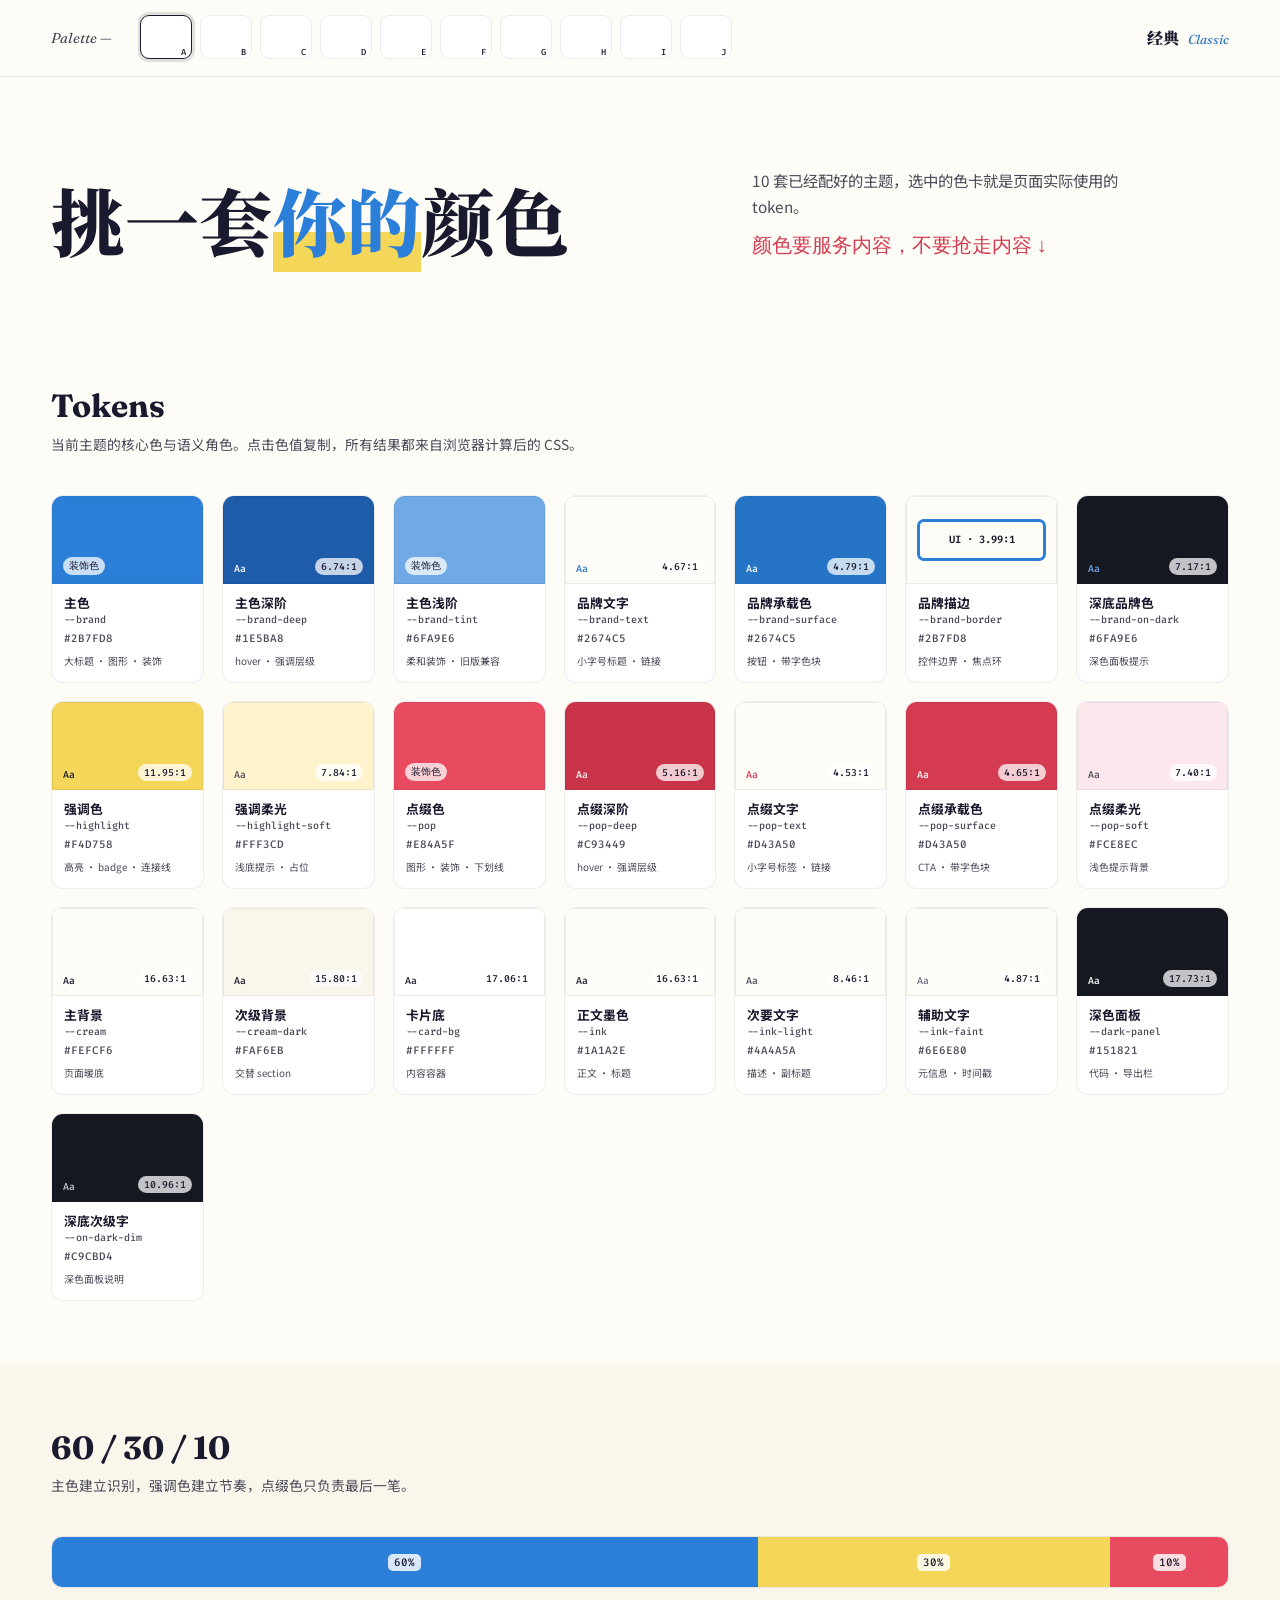
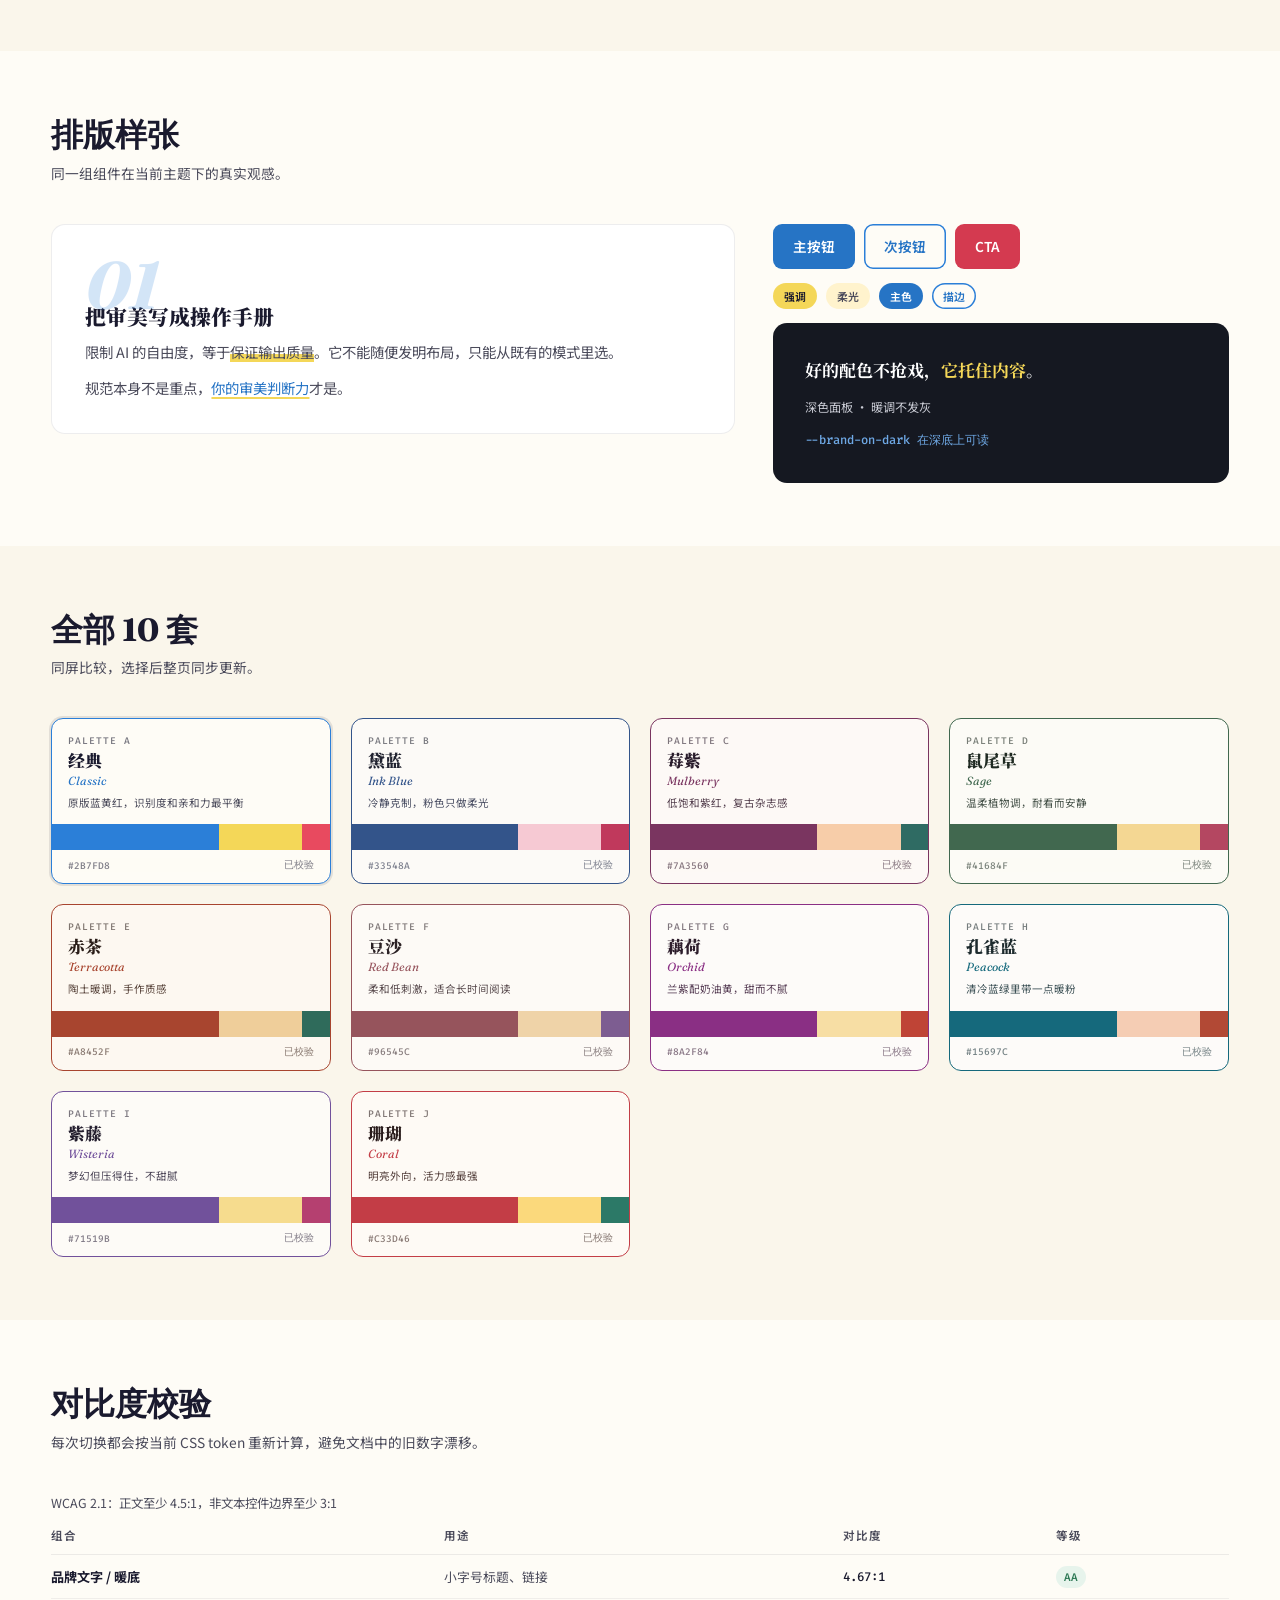
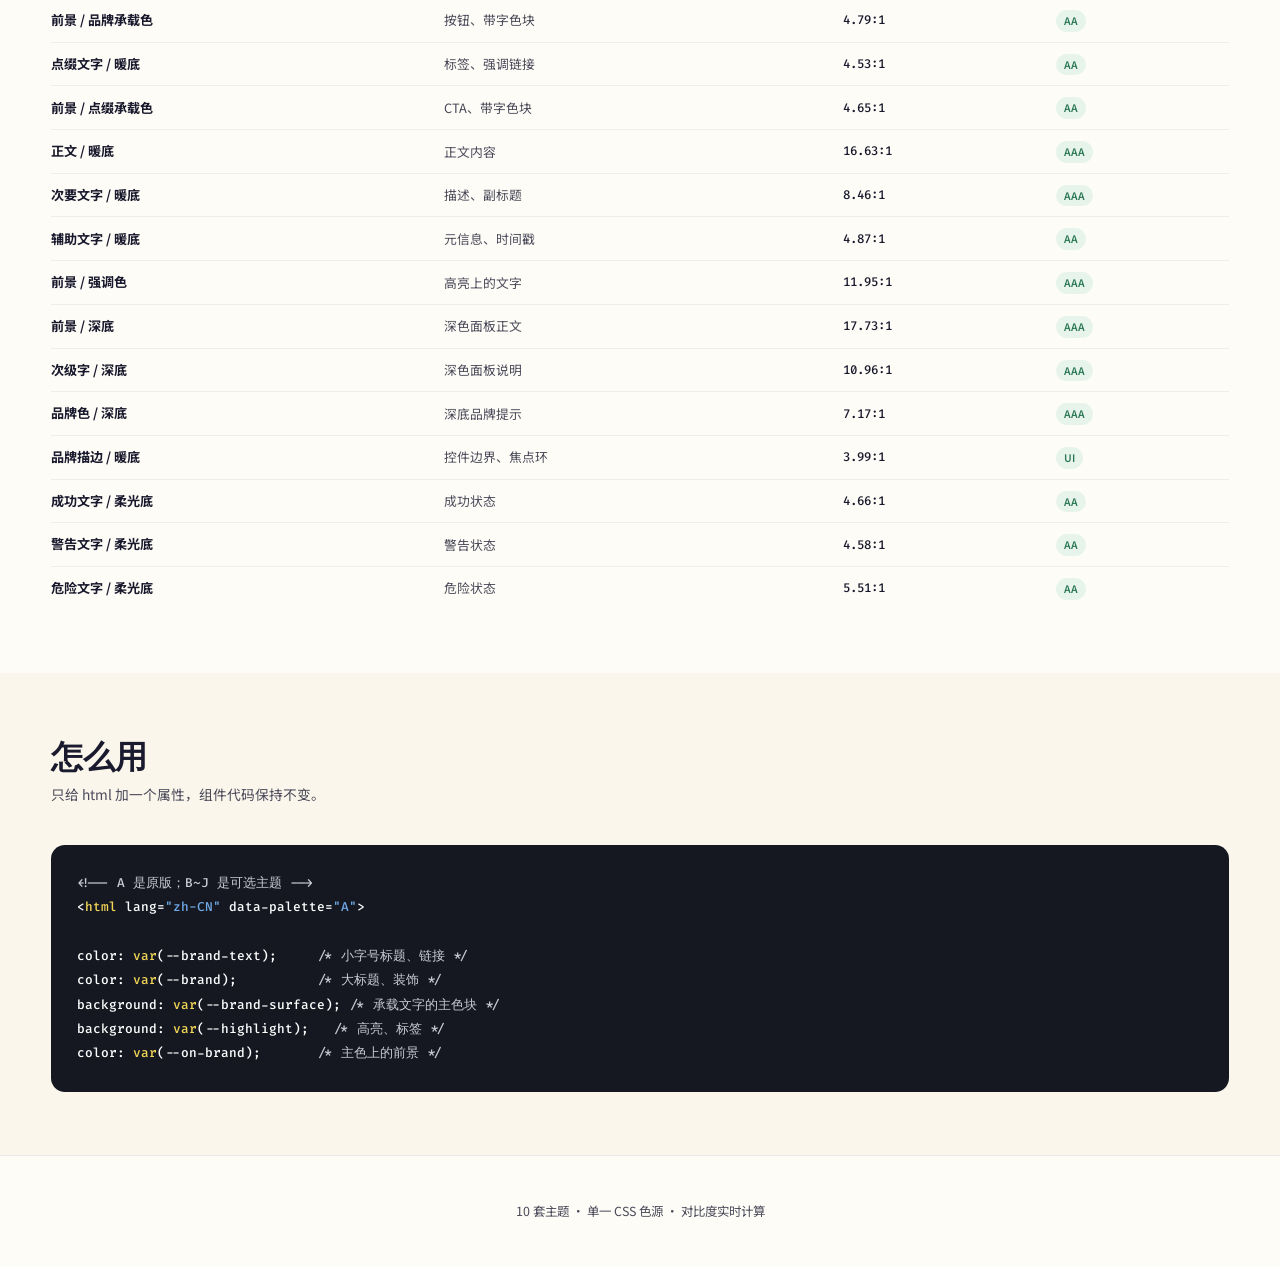
<file: palettes-preview.html>
<!DOCTYPE html>
<html lang="zh-CN" data-palette="A">
<head>
<meta charset="UTF-8">
<meta name="viewport" content="width=device-width, initial-scale=1.0">
<link rel="icon" href="assets/favicon.svg" type="image/svg+xml">
<title>配色选择器 · 10 套主题</title>
<meta name="description" content="个人设计系统的 10 套主题配色与实时对比度预览。">
<link rel="preconnect" href="https://fonts.googleapis.com">
<link rel="preconnect" href="https://fonts.gstatic.com" crossorigin>
<link href="https://fonts.googleapis.com/css2?family=Fraunces:ital,opsz,wght@0,9..144,400;0,9..144,700;1,9..144,400&family=Caveat:wght@400;700&family=Noto+Serif+SC:wght@700;900&family=Noto+Sans+SC:wght@400;500;700&family=Fira+Code:wght@400;500&display=swap" rel="stylesheet">
<link rel="stylesheet" href="assets/palettes.css">
<style>
*,*::before,*::after{box-sizing:border-box;margin:0;padding:0}

body{
  font-family:'Noto Sans SC',-apple-system,'PingFang SC','Helvetica Neue',sans-serif;
  font-size:16px;line-height:1.7;color:var(--ink);background:var(--cream);
  transition:background .35s ease,color .35s ease;
}
button{font:inherit} img{display:block;max-width:100%}
.picker{
  position:sticky;top:0;z-index:50;background:var(--cream);
  border-bottom:1px solid var(--border);padding:12px clamp(18px,4vw,64px);
  display:flex;align-items:center;gap:clamp(12px,2vw,26px);flex-wrap:wrap;
}
.picker-label{font-family:'Fraunces',serif;font-style:italic;font-size:.9rem;color:var(--ink-light);white-space:nowrap}
.swatches{display:flex;min-width:0;gap:8px;overflow-x:auto;padding:3px 2px 5px;scrollbar-width:thin}
.sw{
  position:relative;width:52px;height:44px;min-width:44px;min-height:44px;border:1.5px solid var(--border);
  border-radius:9px;background:var(--card-bg);padding:3px;display:flex;gap:2px;overflow:hidden;cursor:pointer;
  transition:transform .18s ease,box-shadow .18s ease,border-color .18s ease;
}
.sw i{display:block;flex:1;border-radius:4px}.sw i:first-child{flex:2.1}
.sw:hover{transform:translateY(-2px)}
.sw[aria-pressed="true"]{border-color:var(--ink);box-shadow:0 0 0 3px rgba(var(--ink-rgb),.12)}
.sw:focus-visible{outline:2px solid var(--focus-ring);outline-offset:2px}
.sw-key{position:absolute;right:3px;bottom:0;font:500 .55rem 'Fira Code',monospace;color:var(--ink);background:rgba(255,255,255,.72);padding:0 2px;border-radius:3px}
.picker-now{margin-left:auto;display:flex;align-items:baseline;gap:9px;white-space:nowrap}
.picker-now b{font-family:'Noto Serif SC',serif;font-size:1rem;font-weight:900}.picker-now span{font:italic .82rem 'Fraunces',serif;color:var(--brand-text)}

.hero{max-width:1300px;margin:0 auto;padding:clamp(60px,10vh,116px) clamp(20px,4vw,64px) clamp(44px,7vh,82px);display:grid;grid-template-columns:1fr .75fr;gap:clamp(28px,5vw,76px);align-items:end}
.hero h1{font:900 clamp(2.5rem,6vw,4.6rem)/1.08 'Noto Serif SC',serif}
.hero h1 em{font-style:normal;color:var(--brand);background:linear-gradient(transparent 62%,var(--highlight) 62%)}
.hero-note{max-width:45ch;font-size:.96rem;color:var(--ink-light)}
.hero-note code{font:500 .82rem 'Fira Code',monospace;color:var(--ink);background:var(--highlight-soft);padding:2px 7px;border-radius:5px}
.hand{display:block;margin-top:12px;font:1.28rem 'Caveat',cursive;color:var(--pop-text)}

.wrap{max-width:1300px;margin:0 auto;padding:0 clamp(20px,4vw,64px)}.sec{padding:clamp(46px,7vh,86px) 0}.sec-alt{background:var(--cream-dark)}
.sec-h{font:700 clamp(1.35rem,3vw,2rem)/1.3 'Fraunces',serif;margin-bottom:6px}.sec-sub{font-size:.86rem;color:var(--ink-light);margin-bottom:clamp(24px,3vw,40px)}
.tokens{display:grid;grid-template-columns:repeat(auto-fit,minmax(140px,1fr));gap:clamp(10px,1.4vw,18px)}
.tok{overflow:hidden;border:1px solid var(--border);border-radius:12px;background:var(--card-bg)}
.tok-chip{height:88px;display:flex;align-items:flex-end;justify-content:space-between;padding:9px 11px;box-shadow:inset 0 0 0 1px var(--border)}
.tok-chip.is-border{align-items:center}.tok-line{width:100%;height:42px;border:3px solid;border-radius:7px;display:flex;align-items:center;justify-content:center;font:600 .66rem 'Fira Code',monospace}
.tok-cr{font:500 .62rem 'Fira Code',monospace;padding:2px 6px;border-radius:20px;background:rgba(255,255,255,.74);color:var(--ink)}
.tok-meta{padding:10px 12px 13px}.tok-name{font-size:.8rem;font-weight:700;line-height:1.35}.tok-var{font:500 .63rem 'Fira Code',monospace;color:var(--ink-light);margin-top:2px}.tok-hex{display:block;margin-top:5px;padding:0;border:0;background:none;color:var(--ink-light);cursor:pointer;font:500 .68rem 'Fira Code',monospace}.tok-hex:hover{color:var(--brand-text)}.tok-role{display:block;margin-top:8px;font-size:.62rem;color:var(--ink-light);line-height:1.5}
.ratio{display:flex;height:52px;overflow:hidden;border:1px solid var(--border);border-radius:11px}.ratio div{display:flex;align-items:center;justify-content:center;font:500 .68rem 'Fira Code',monospace}.ratio span{padding:1px 6px;border-radius:5px;background:rgba(255,255,255,.82);color:var(--ink)}.ratio .r6{flex:6;background:var(--brand)}.ratio .r3{flex:3;background:var(--highlight)}.ratio .r1{flex:1;background:var(--pop)}
.specimen{display:grid;grid-template-columns:1.35fr .9fr;gap:clamp(20px,3vw,44px);align-items:start}.card{padding:clamp(22px,2.6vw,34px);border:1px solid var(--border);border-radius:14px;background:var(--card-bg)}.card-num{display:block;font:700 italic clamp(2.6rem,6vw,4.2rem)/.8 'Fraunces',serif;color:var(--brand);opacity:.2}.card h3{margin:-.5em 0 .55rem;font:900 1.3rem 'Noto Serif SC',serif}.card p{font-size:.9rem;color:var(--ink-light)}.card p+p{margin-top:.7rem}.card a{color:var(--brand-text);text-decoration-color:var(--highlight);text-decoration-thickness:2px;text-underline-offset:3px}.mark{background:linear-gradient(transparent 60%,var(--highlight) 60%)}
.side{display:flex;flex-direction:column;gap:14px}.btn-row,.badges{display:flex;gap:9px;flex-wrap:wrap}.btn{border:0;border-radius:9px;padding:11px 20px;cursor:pointer;font-size:.85rem;font-weight:600;transition:transform .18s ease,background .18s ease}.btn:hover{transform:translateY(-2px)}.btn:focus-visible,.tok-hex:focus-visible{outline:2px solid var(--brand);outline-offset:3px}.btn-1{background:var(--brand-surface);color:var(--on-brand)}.btn-1:hover{background:var(--brand-deep)}.btn-2{background:transparent;color:var(--brand-text);box-shadow:inset 0 0 0 1.5px var(--brand-border)}.btn-2:hover{background:var(--highlight-soft)}.btn-3{background:var(--pop-surface);color:var(--on-pop)}
.badge{font-size:.68rem;font-weight:600;padding:4px 11px;border-radius:20px}.b-hi{background:var(--highlight);color:var(--on-highlight)}.b-soft{background:var(--highlight-soft);color:var(--ink-light)}.b-brand{background:var(--brand-surface);color:var(--on-brand)}.b-out{box-shadow:inset 0 0 0 1.5px var(--brand-border);color:var(--brand-text)}
.dark{padding:clamp(22px,2.6vw,32px);border-radius:14px;background:var(--dark-panel);color:var(--on-dark)}.dark .q{font:700 1.06rem/1.75 'Noto Serif SC',serif}.dark .q em{font-style:normal;color:var(--highlight)}.dark small{display:block;margin-top:12px;font-size:.76rem;color:var(--on-dark-dim)}.dark .tintline{display:inline-block;margin-top:14px;font:500 .76rem 'Fira Code',monospace;color:var(--brand-on-dark)}
.grid-all{display:grid;grid-template-columns:repeat(auto-fill,minmax(228px,1fr));gap:clamp(12px,1.6vw,20px)}.mini{padding:0;overflow:hidden;border:1.5px solid var(--border);border-radius:12px;background:var(--card-bg);color:var(--ink);font-family:inherit;text-align:left;cursor:pointer;transition:transform .2s ease,box-shadow .2s ease,border-color .2s ease}.mini:hover{transform:translateY(-3px);box-shadow:0 10px 26px rgba(0,0,0,.08)}.mini[aria-pressed="true"]{border-color:var(--ink);box-shadow:0 0 0 2px rgba(var(--ink-rgb),.10)}.mini:focus-visible{outline:2px solid var(--brand);outline-offset:2px}.mini-top{padding:15px 16px 13px}.mini-k{font:500 .6rem 'Fira Code',monospace;letter-spacing:.1em;opacity:.6}.mini-zh{font:900 1.05rem 'Noto Serif SC',serif;margin-top:1px}.mini-en{font:italic .74rem 'Fraunces',serif;margin-top:1px}.mini-note{font-size:.66rem;line-height:1.55;margin-top:7px}.mini-bar{display:flex;height:26px}.mini-bar i{display:block;height:100%}.mini-foot{display:flex;align-items:center;justify-content:space-between;padding:8px 16px 11px;font:500 .6rem 'Fira Code',monospace;opacity:.7}
.cr-table{width:100%;border-collapse:collapse;font-size:.82rem}.cr-table caption{text-align:left;font-size:.78rem;color:var(--ink-light);padding-bottom:12px}.cr-table th{text-align:left;font-weight:600;font-size:.72rem;text-transform:uppercase;letter-spacing:.08em;color:var(--ink-light);padding:0 14px 9px 0;border-bottom:1.5px solid var(--border)}.cr-table td{padding:10px 14px 10px 0;border-bottom:1px solid var(--hairline)}.cr-table tbody tr:last-child td{border-bottom:0}.cr-val{font:500 .78rem 'Fira Code',monospace}.pass{display:inline-block;font-size:.65rem;font-weight:600;padding:2px 8px;border-radius:20px;background:var(--success-soft);color:var(--success)}.fail{background:var(--danger-soft);color:var(--danger-strong)}
.code{overflow-x:auto;padding:clamp(18px,2.2vw,26px);border-radius:14px;background:var(--dark-panel);color:var(--on-dark);font:500 .8rem/1.9 'Fira Code',monospace}.code .c{color:var(--on-dark-dim)}.code .t{color:var(--highlight)}.code .s{color:var(--brand-on-dark)}
footer{padding:clamp(36px,5vh,60px) 0;text-align:center;font-size:.78rem;color:var(--ink-light);border-top:1px solid var(--border)}
.toast{position:fixed;bottom:26px;left:50%;z-index:200;transform:translate(-50%,18px);padding:11px 22px;border-radius:10px;background:var(--ink);color:var(--on-dark);font-size:.83rem;opacity:0;pointer-events:none;transition:opacity .25s,transform .25s}.toast.show{opacity:1;transform:translate(-50%,0)}
@media (max-width:900px){.hero{grid-template-columns:1fr;gap:22px;align-items:start}.specimen{grid-template-columns:1fr}}
@media (max-width:700px){.picker{display:grid;grid-template-columns:auto 1fr;padding-inline:14px}.swatches{grid-column:1/-1;grid-row:2;width:100%}.picker-now{justify-self:end}.sw{width:44px;height:44px;flex:0 0 44px}}
@media (max-width:600px){body{font-size:15px}.cr-table thead{display:none}.cr-table td{display:block;padding:3px 0;border:0}.cr-table tbody tr{display:block;padding:11px 0;border-bottom:1px solid var(--hairline)}}
@media (prefers-reduced-motion:reduce){*,*::before,*::after{transition:none!important;animation:none!important}}
</style>
</head>
<body>
<nav class="picker" aria-label="主题选择">
  <span class="picker-label">Palette —</span>
  <div class="swatches" id="swatches" role="group" aria-label="选择配色"></div>
  <div class="picker-now"><b id="nowZh">经典</b><span id="nowEn">Classic</span></div>
</nav>

<header class="hero">
  <div><h1>挑一套<em>你的</em>颜色</h1></div>
  <div class="hero-note">10 套已经配好的主题，选中的色卡就是页面实际使用的 token。<br><span class="hand">颜色要服务内容，不要抢走内容 ↓</span></div>
</header>

<section class="sec"><div class="wrap"><h2 class="sec-h">Tokens</h2><p class="sec-sub">当前主题的核心色与语义角色。点击色值复制，所有结果都来自浏览器计算后的 CSS。</p><div class="tokens" id="tokens"></div></div></section>
<section class="sec sec-alt"><div class="wrap"><h2 class="sec-h">60 / 30 / 10</h2><p class="sec-sub">主色建立识别，强调色建立节奏，点缀色只负责最后一笔。</p><div class="ratio"><div class="r6"><span>60%</span></div><div class="r3"><span>30%</span></div><div class="r1"><span>10%</span></div></div></div></section>
<section class="sec"><div class="wrap"><h2 class="sec-h">排版样张</h2><p class="sec-sub">同一组组件在当前主题下的真实观感。</p><div class="specimen"><div class="card"><span class="card-num">01</span><h3>把审美写成操作手册</h3><p>限制 AI 的自由度，等于<span class="mark">保证输出质量</span>。它不能随便发明布局，只能从既有的模式里选。</p><p>规范本身不是重点，<a href="#usage">你的审美判断力</a>才是。</p></div><div class="side"><div class="btn-row"><button class="btn btn-1">主按钮</button><button class="btn btn-2">次按钮</button><button class="btn btn-3">CTA</button></div><div class="badges"><span class="badge b-hi">强调</span><span class="badge b-soft">柔光</span><span class="badge b-brand">主色</span><span class="badge b-out">描边</span></div><div class="dark"><p class="q">好的配色不抢戏，<em>它托住内容</em>。</p><small>深色面板 · 暖调不发灰</small><span class="tintline">--brand-on-dark 在深底上可读</span></div></div></div></div></section>
<section class="sec sec-alt"><div class="wrap"><h2 class="sec-h">全部 10 套</h2><p class="sec-sub">同屏比较，选择后整页同步更新。</p><div class="grid-all" id="gridAll"></div></div></section>
<section class="sec"><div class="wrap"><h2 class="sec-h">对比度校验</h2><p class="sec-sub">每次切换都会按当前 CSS token 重新计算，避免文档中的旧数字漂移。</p><table class="cr-table"><caption>WCAG 2.1：正文至少 4.5:1，非文本控件边界至少 3:1</caption><thead><tr><th>组合</th><th>用途</th><th>对比度</th><th>等级</th></tr></thead><tbody id="crBody"></tbody></table></div></section>
<section class="sec sec-alt" id="usage"><div class="wrap"><h2 class="sec-h">怎么用</h2><p class="sec-sub">只给 html 加一个属性，组件代码保持不变。</p><pre class="code"><span class="c">&lt;!-- A 是原版；B~J 是可选主题 --&gt;</span>
&lt;<span class="t">html</span> lang=<span class="s">"zh-CN"</span> data-palette=<span class="s">"<span id="codeKey">A</span>"</span>&gt;

color: <span class="t">var</span>(--brand-text);     <span class="c">/* 小字号标题、链接 */</span>
color: <span class="t">var</span>(--brand);          <span class="c">/* 大标题、装饰 */</span>
background: <span class="t">var</span>(--brand-surface); <span class="c">/* 承载文字的主色块 */</span>
background: <span class="t">var</span>(--highlight);   <span class="c">/* 高亮、标签 */</span>
color: <span class="t">var</span>(--on-brand);       <span class="c">/* 主色上的前景 */</span></pre></div></section>
<footer><div class="wrap">10 套主题 · 单一 CSS 色源 · 对比度实时计算</div></footer>
<div class="toast" id="toast" role="status" aria-live="polite"></div>

<script>
const META = {
  A: { zh: '经典', en: 'Classic', note: '原版蓝黄红，识别度和亲和力最平衡' },
  B: { zh: '黛蓝', en: 'Ink Blue', note: '冷静克制，粉色只做柔光' },
  C: { zh: '莓紫', en: 'Mulberry', note: '低饱和紫红，复古杂志感' },
  D: { zh: '鼠尾草', en: 'Sage', note: '温柔植物调，耐看而安静' },
  E: { zh: '赤茶', en: 'Terracotta', note: '陶土暖调，手作质感' },
  F: { zh: '豆沙', en: 'Red Bean', note: '柔和低刺激，适合长时间阅读' },
  G: { zh: '藕荷', en: 'Orchid', note: '兰紫配奶油黄，甜而不腻' },
  H: { zh: '孔雀蓝', en: 'Peacock', note: '清冷蓝绿里带一点暖粉' },
  I: { zh: '紫藤', en: 'Wisteria', note: '梦幻但压得住，不甜腻' },
  J: { zh: '珊瑚', en: 'Coral', note: '明亮外向，活力感最强' }
};
const KEYS = Object.keys(META);
const TOKEN_ROWS = [
  { variable: '--brand', name: '主色', role: '大标题 · 图形 · 装饰', kind: 'decorative' },
  { variable: '--brand-deep', name: '主色深阶', role: 'hover · 强调层级', kind: 'surface', against: '--on-brand' },
  { variable: '--brand-tint', name: '主色浅阶', role: '柔和装饰 · 旧版兼容', kind: 'decorative' },
  { variable: '--brand-text', name: '品牌文字', role: '小字号标题 · 链接', kind: 'text', against: '--cream' },
  { variable: '--brand-surface', name: '品牌承载色', role: '按钮 · 带字色块', kind: 'surface', against: '--on-brand' },
  { variable: '--brand-border', name: '品牌描边', role: '控件边界 · 焦点环', kind: 'border', against: '--cream' },
  { variable: '--brand-on-dark', name: '深底品牌色', role: '深色面板提示', kind: 'text', against: '--dark-panel' },
  { variable: '--highlight', name: '强调色', role: '高亮 · badge · 连接线', kind: 'surface', against: '--on-highlight' },
  { variable: '--highlight-soft', name: '强调柔光', role: '浅底提示 · 占位', kind: 'surface', against: '--ink-light' },
  { variable: '--pop', name: '点缀色', role: '图形 · 装饰 · 下划线', kind: 'decorative' },
  { variable: '--pop-deep', name: '点缀深阶', role: 'hover · 强调层级', kind: 'surface', against: '--on-pop' },
  { variable: '--pop-text', name: '点缀文字', role: '小字号标签 · 链接', kind: 'text', against: '--cream' },
  { variable: '--pop-surface', name: '点缀承载色', role: 'CTA · 带字色块', kind: 'surface', against: '--on-pop' },
  { variable: '--pop-soft', name: '点缀柔光', role: '浅色提示背景', kind: 'surface', against: '--ink-light' },
  { variable: '--cream', name: '主背景', role: '页面暖底', kind: 'surface', against: '--ink' },
  { variable: '--cream-dark', name: '次级背景', role: '交替 section', kind: 'surface', against: '--ink' },
  { variable: '--card-bg', name: '卡片底', role: '内容容器', kind: 'surface', against: '--ink' },
  { variable: '--ink', name: '正文墨色', role: '正文 · 标题', kind: 'text', against: '--cream' },
  { variable: '--ink-light', name: '次要文字', role: '描述 · 副标题', kind: 'text', against: '--cream' },
  { variable: '--ink-faint', name: '辅助文字', role: '元信息 · 时间戳', kind: 'text', against: '--cream' },
  { variable: '--dark-panel', name: '深色面板', role: '代码 · 导出栏', kind: 'surface', against: '--on-dark' },
  { variable: '--on-dark-dim', name: '深底次级字', role: '深色面板说明', kind: 'text', against: '--dark-panel' }
];
const CR_ROWS = [
  { foreground: '--brand-text', background: '--cream', combo: '品牌文字 / 暖底', use: '小字号标题、链接', minimum: 4.5 },
  { foreground: '--on-brand', background: '--brand-surface', combo: '前景 / 品牌承载色', use: '按钮、带字色块', minimum: 4.5 },
  { foreground: '--pop-text', background: '--cream', combo: '点缀文字 / 暖底', use: '标签、强调链接', minimum: 4.5 },
  { foreground: '--on-pop', background: '--pop-surface', combo: '前景 / 点缀承载色', use: 'CTA、带字色块', minimum: 4.5 },
  { foreground: '--ink', background: '--cream', combo: '正文 / 暖底', use: '正文内容', minimum: 4.5 },
  { foreground: '--ink-light', background: '--cream', combo: '次要文字 / 暖底', use: '描述、副标题', minimum: 4.5 },
  { foreground: '--ink-faint', background: '--cream', combo: '辅助文字 / 暖底', use: '元信息、时间戳', minimum: 4.5 },
  { foreground: '--on-highlight', background: '--highlight', combo: '前景 / 强调色', use: '高亮上的文字', minimum: 4.5 },
  { foreground: '--on-dark', background: '--dark-panel', combo: '前景 / 深底', use: '深色面板正文', minimum: 4.5 },
  { foreground: '--on-dark-dim', background: '--dark-panel', combo: '次级字 / 深底', use: '深色面板说明', minimum: 4.5 },
  { foreground: '--brand-on-dark', background: '--dark-panel', combo: '品牌色 / 深底', use: '深底品牌提示', minimum: 4.5 },
  { foreground: '--brand-border', background: '--cream', combo: '品牌描边 / 暖底', use: '控件边界、焦点环', minimum: 3 },
  { foreground: '--success', background: '--success-soft', combo: '成功文字 / 柔光底', use: '成功状态', minimum: 4.5 },
  { foreground: '--warning', background: '--warning-soft', combo: '警告文字 / 柔光底', use: '警告状态', minimum: 4.5 },
  { foreground: '--danger-strong', background: '--danger-soft', combo: '危险文字 / 柔光底', use: '危险状态', minimum: 4.5 }
];
const cssVars = [...new Set([
  ...TOKEN_ROWS.flatMap(row => [row.variable, row.against]),
  ...CR_ROWS.flatMap(row => [row.foreground, row.background])
].filter(Boolean))];
const probe = document.createElement('i');
probe.setAttribute('aria-hidden','true');
probe.style.cssText = 'position:absolute;inline-size:0;block-size:0;overflow:hidden;pointer-events:none';
document.body.appendChild(probe);
function readPalette(key){
  probe.dataset.palette = key;
  const style = getComputedStyle(probe);
  return Object.fromEntries(cssVars.map(name => [name, style.getPropertyValue(name).trim()]));
}
const PALETTE = Object.fromEntries(KEYS.map(key => [key, readPalette(key)]));
function rgb(value){
  const v = value.trim();
  if(v[0] === '#'){
    const hex = v.slice(1); const full = hex.length === 3 ? hex.split('').map(c => c + c).join('') : hex;
    return [parseInt(full.slice(0,2),16), parseInt(full.slice(2,4),16), parseInt(full.slice(4,6),16)];
  }
  const match = v.match(/rgba?\(\s*([\d.]+)[, ]+\s*([\d.]+)[, ]+\s*([\d.]+)/i);
  return match ? match.slice(1,4).map(Number) : null;
}
function luminance(value){
  const color = rgb(value); if(!color) return 0;
  return color.map(channel => channel / 255).map(channel => channel <= .03928 ? channel / 12.92 : ((channel + .055) / 1.055) ** 2.4).reduce((sum, channel, index) => sum + channel * [0.2126,0.7152,0.0722][index], 0);
}
function contrast(foreground, background){
  const light = luminance(foreground), dark = luminance(background);
  return (Math.max(light,dark) + .05) / (Math.min(light,dark) + .05);
}
function ratioLabel(value){return `${value.toFixed(2)}:1`}
function colorStyle(value){return value || 'transparent'}

document.getElementById('swatches').innerHTML = KEYS.map(key => `<button class="sw" data-key="${key}" aria-pressed="false" aria-label="配色 ${key} ${META[key].zh}" title="${META[key].zh} ${META[key].en}"><i style="background:${PALETTE[key]['--brand']}"></i><i style="background:${PALETTE[key]['--highlight']}"></i><i style="background:${PALETTE[key]['--pop']}"></i><span class="sw-key">${key}</span></button>`).join('');
document.getElementById('gridAll').innerHTML = KEYS.map(key => { const p = PALETTE[key]; return `<button class="mini" data-key="${key}" aria-pressed="false" style="background:${p['--cream']};color:${p['--ink']};border-color:${p['--brand']}"><div class="mini-top"><div class="mini-k">PALETTE ${key}</div><div class="mini-zh">${META[key].zh}</div><div class="mini-en" style="color:${p['--brand-text']}">${META[key].en}</div><div class="mini-note" style="color:${p['--ink-light']}">${META[key].note}</div></div><div class="mini-bar"><i style="background:${p['--brand']};flex:6"></i><i style="background:${p['--highlight']};flex:3"></i><i style="background:${p['--pop']};flex:1"></i></div><div class="mini-foot" style="color:${p['--ink-light']}"><span>${p['--brand']}</span><span>已校验</span></div></button>`; }).join('');
function renderTokens(key){
  const p = PALETTE[key];
  document.getElementById('tokens').innerHTML = TOKEN_ROWS.map(row => {
    const value = p[row.variable];
    if(row.kind === 'decorative') return `<div class="tok"><div class="tok-chip" style="background:${colorStyle(value)}"><span class="tok-cr">装饰色</span></div>${tokenMeta(row,value)}</div>`;
    const against = p[row.against];
    const foreground = row.kind === 'surface' ? against : value;
    const background = row.kind === 'surface' ? value : against;
    const ratio = contrast(foreground,background);
    if(row.kind === 'border') return `<div class="tok"><div class="tok-chip is-border" style="background:${colorStyle(background)};color:${colorStyle(p['--ink'])}"><span class="tok-line" style="border-color:${colorStyle(value)}">UI · ${ratioLabel(ratio)}</span></div>${tokenMeta(row,value)}</div>`;
    return `<div class="tok"><div class="tok-chip" style="background:${colorStyle(background)};color:${colorStyle(foreground)}"><span style="font:500 .62rem 'Fira Code',monospace">Aa</span><span class="tok-cr">${ratioLabel(ratio)}</span></div>${tokenMeta(row,value)}</div>`;
  }).join('');
}
function tokenMeta(row,value){return `<div class="tok-meta"><div class="tok-name">${row.name}</div><div class="tok-var">${row.variable}</div><button class="tok-hex" data-copy="${value}">${value}</button><span class="tok-role">${row.role}</span></div>`}
function renderContrast(key){
  const p = PALETTE[key];
  document.getElementById('crBody').innerHTML = CR_ROWS.map(row => { const value = contrast(p[row.foreground],p[row.background]); const pass = value >= row.minimum; const level = !pass ? '需调整' : (row.minimum === 3 ? 'UI' : (value >= 7 ? 'AAA' : 'AA')); return `<tr><td><strong>${row.combo}</strong></td><td style="color:var(--ink-light);font-size:.8rem">${row.use}</td><td class="cr-val">${ratioLabel(value)}</td><td><span class="pass${pass ? '' : ' fail'}">${level}</span></td></tr>`; }).join('');
}
function setActive(key){document.querySelectorAll('[data-key]').forEach(el => el.setAttribute('aria-pressed', String(el.dataset.key === key)));}
function apply(key){
  if(!META[key]) return;
  document.documentElement.dataset.palette = key;
  setActive(key); renderTokens(key); renderContrast(key);
  document.getElementById('nowZh').textContent = META[key].zh; document.getElementById('nowEn').textContent = META[key].en; document.getElementById('codeKey').textContent = key;
  try{localStorage.setItem('palette',key)}catch(error){}
}
let toastTimer;
function toast(message){const element=document.getElementById('toast');element.textContent=message;element.classList.add('show');clearTimeout(toastTimer);toastTimer=setTimeout(()=>element.classList.remove('show'),1600)}
document.addEventListener('click', async event => { const choice=event.target.closest('[data-key]'); if(choice){apply(choice.dataset.key);return} const copy=event.target.closest('[data-copy]'); if(copy){try{await navigator.clipboard.writeText(copy.dataset.copy);toast(`已复制 ${copy.dataset.copy}`)}catch(error){toast('复制失败，请手动选择')}} });
document.addEventListener('keydown', event => {if(event.metaKey||event.ctrlKey||event.altKey||['INPUT','TEXTAREA'].includes(event.target.tagName))return;const current=document.documentElement.dataset.palette||'A';const index=KEYS.indexOf(current);if(event.key==='ArrowRight'){event.preventDefault();apply(KEYS[(index+1)%KEYS.length])}if(event.key==='ArrowLeft'){event.preventDefault();apply(KEYS[(index-1+KEYS.length)%KEYS.length])}});
let saved=null;try{saved=localStorage.getItem('palette')}catch(error){} apply(META[saved] ? saved : 'A');
</script>
</body>
</html>
</file>
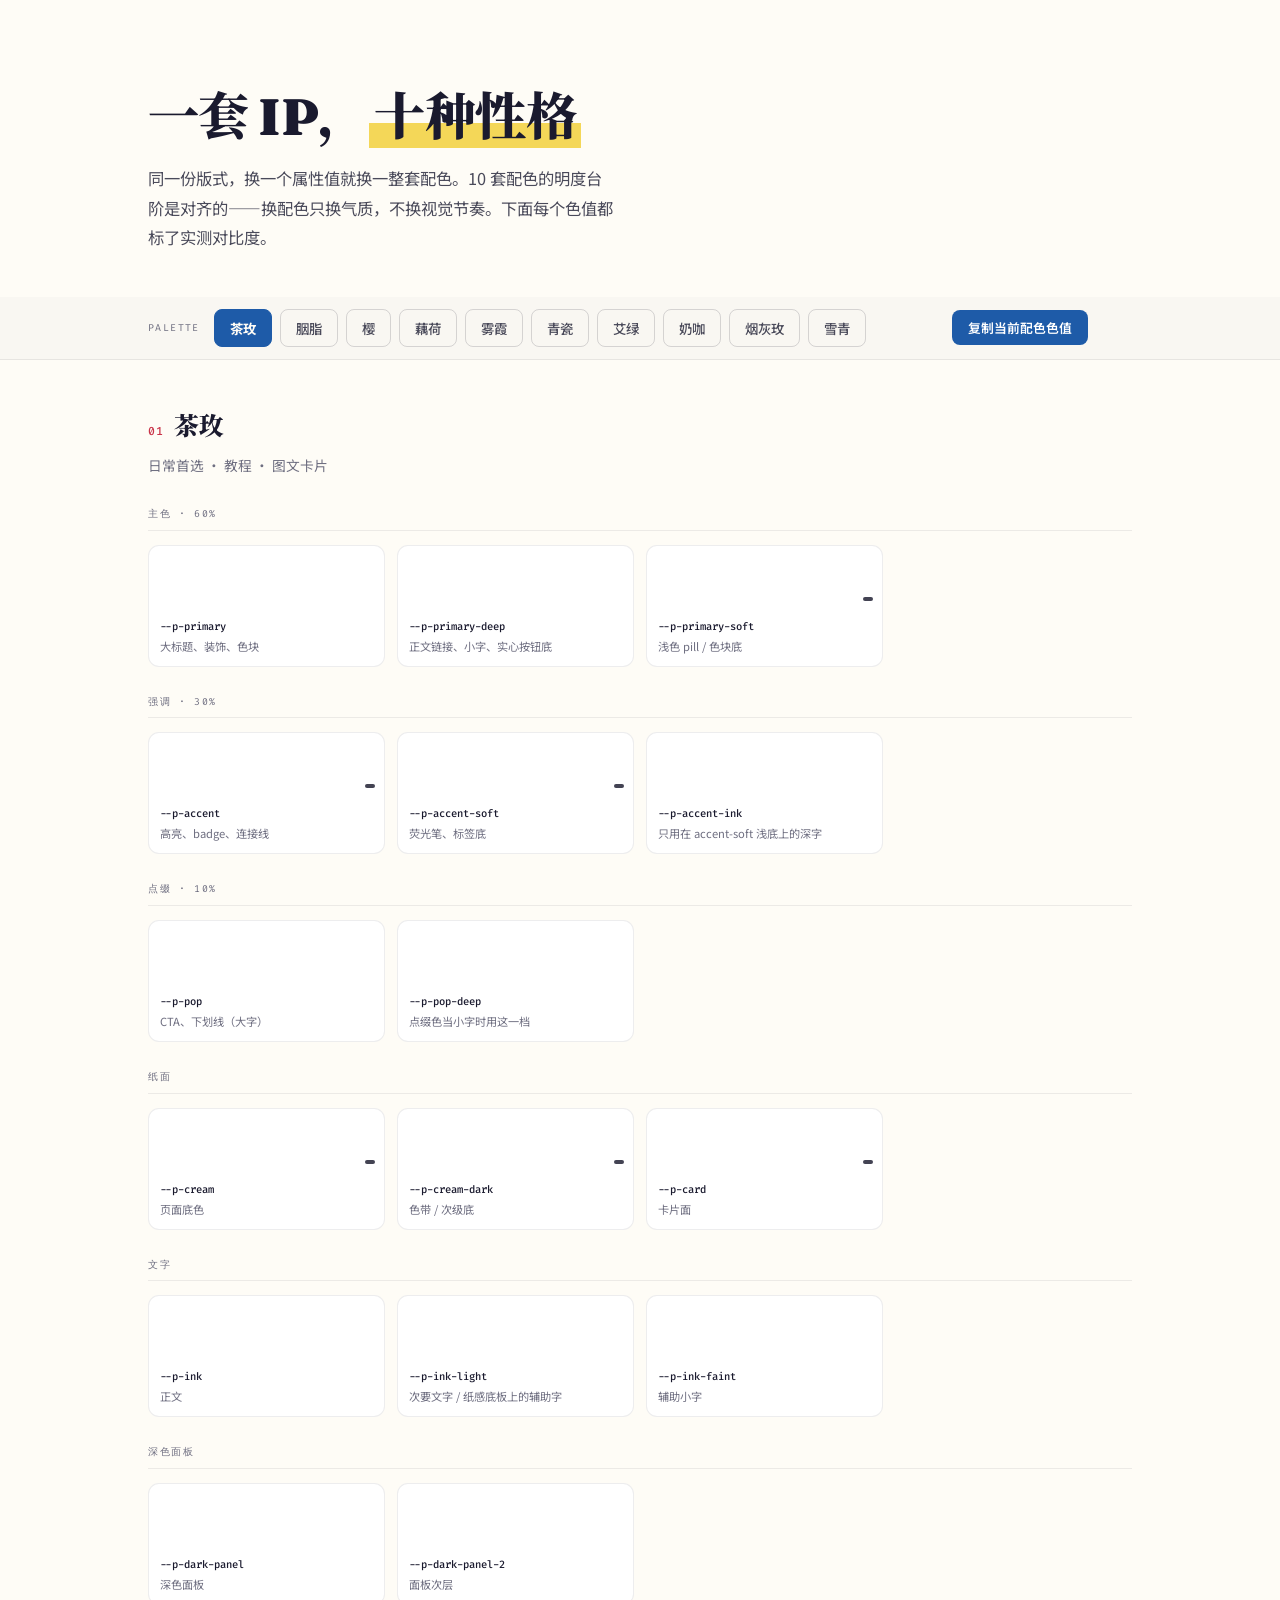
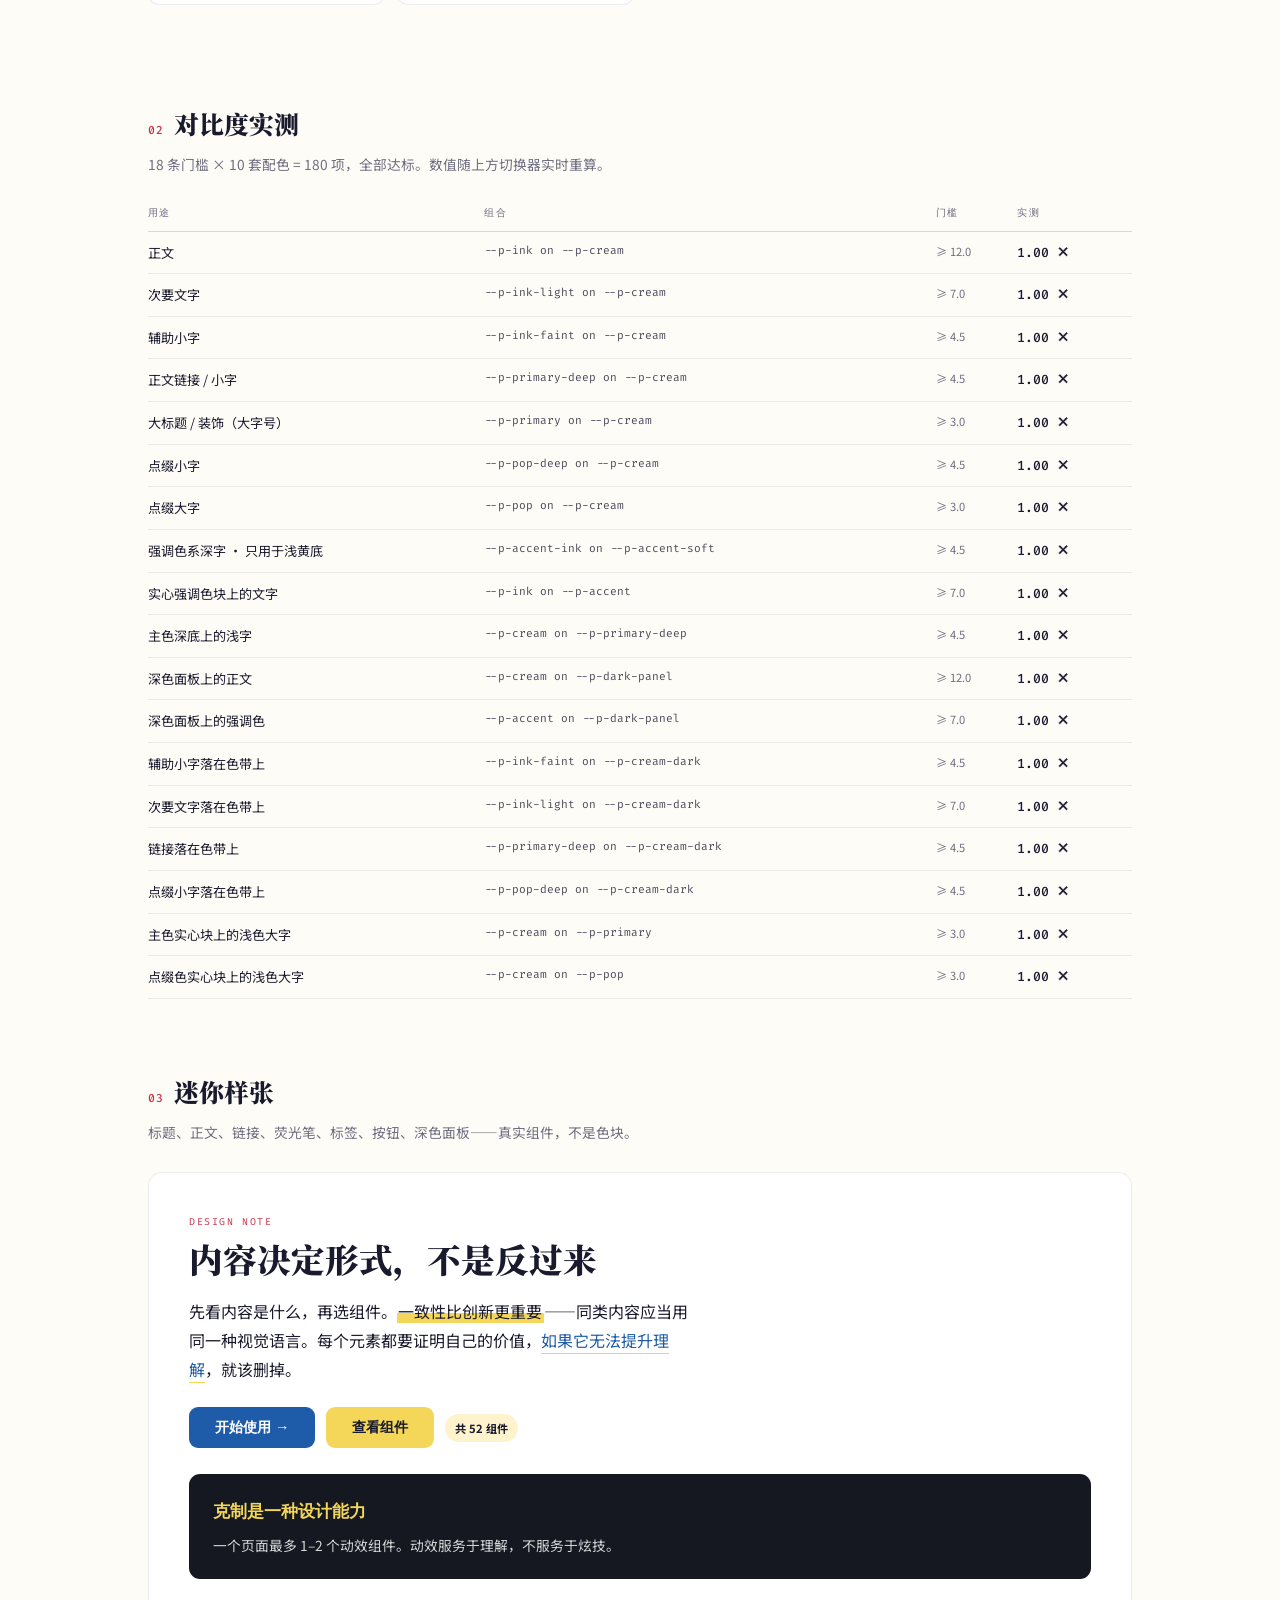
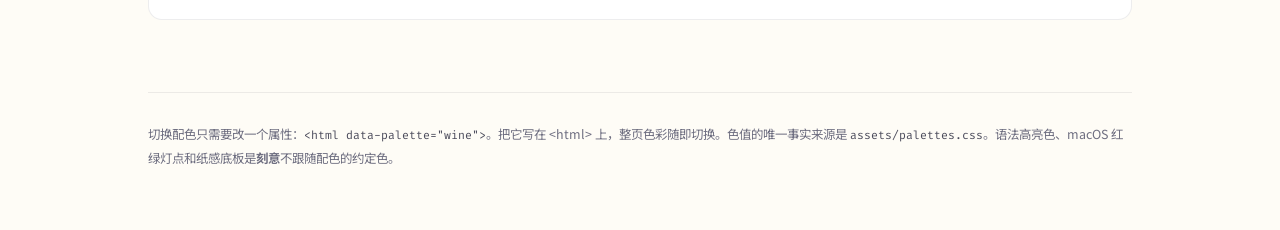
<file: palettes.html>
<!DOCTYPE html>
<html lang="zh-CN" data-palette="rose">
<head>
<meta charset="UTF-8">
<meta name="viewport" content="width=device-width, initial-scale=1.0">
<title>配色系统 · 10 套可切换配色与对比度实测</title>
<link rel="preconnect" href="https://fonts.googleapis.com">
<link rel="preconnect" href="https://fonts.gstatic.com" crossorigin>
<link href="https://fonts.googleapis.com/css2?family=Fraunces:opsz,wght@9..144,600;9..144,900&family=Noto+Serif+SC:wght@600;900&family=Noto+Sans+SC:wght@400;500;700&family=Fira+Code:wght@400;500&display=swap" rel="stylesheet">
<link rel="stylesheet" href="assets/palettes.css">
<style>
*{margin:0;padding:0;box-sizing:border-box}
body{background:var(--cream);color:var(--ink);font-family:'Noto Sans SC',sans-serif;
  line-height:1.8;-webkit-font-smoothing:antialiased}
.wrap{max-width:1080px;margin:0 auto;padding:0 clamp(20px,4vw,48px)}
header{padding:clamp(48px,7vw,88px) 0 clamp(28px,4vw,44px)}
h1{font-family:'Fraunces','Noto Serif SC',serif;font-weight:900;
  font-size:clamp(2rem,5.5vw,3.2rem);line-height:1.15;letter-spacing:-.01em}
h1 em{font-style:normal;background:var(--highlighter);padding:0 .1em}
.lede{margin-top:1.1rem;max-width:52ch;color:var(--ink-light);font-size:1.02rem}
/* ---- switcher ---- */
.sw{position:sticky;top:0;z-index:20;background:rgba(var(--ink-rgb),.02);
  backdrop-filter:none;border-bottom:1px solid var(--border);padding:12px 0;margin-bottom:44px}
.sw-in{display:flex;gap:8px;flex-wrap:wrap;align-items:center}
.sw-lbl{font-family:'Fira Code',monospace;font-size:.62rem;letter-spacing:.14em;
  text-transform:uppercase;color:var(--ink-faint);margin-right:6px}
.pb{font-family:'Noto Sans SC',sans-serif;font-size:.84rem;font-weight:500;cursor:pointer;
  padding:8px 15px;border-radius:8px;border:1.5px solid var(--border-strong);
  background:transparent;color:var(--ink-light);transition:transform .16s}
.pb:hover{transform:translateY(-1px);border-color:var(--brand-primary-deep)}
.pb[aria-pressed=true]{background:var(--brand-primary-deep);color:var(--cream);
  border-color:var(--brand-primary-deep);font-weight:700}
.copy{margin-left:auto;display:flex;gap:8px;align-items:center}
.copy button{font-family:'Noto Sans SC',sans-serif;font-size:.8rem;font-weight:600;cursor:pointer;
  padding:8px 16px;border-radius:8px;border:none;background:var(--brand-primary-deep);
  color:#fff;transition:transform .16s}
.copy button:hover{transform:translateY(-1px);filter:brightness(1.12)}
.copy .ok{font-size:.74rem;color:var(--brand-pop-deep);font-weight:700;opacity:0;transition:opacity .2s}
.copy .ok.on{opacity:1}
/* ---- sections ---- */
section{padding-bottom:clamp(44px,6vw,72px)}
h2{font-family:'Fraunces','Noto Serif SC',serif;font-weight:900;font-size:1.55rem;
  margin-bottom:.3rem;display:flex;align-items:baseline;gap:.6rem}
h2 .n{font-family:'Fira Code',monospace;font-size:.72rem;font-weight:500;
  color:var(--brand-pop-deep);letter-spacing:.1em}
.sub{color:var(--ink-faint);font-size:.86rem;margin-bottom:1.7rem}
/* ---- swatches ---- */
.grp{margin-bottom:26px}
.grp-h{font-family:'Fira Code',monospace;font-size:.62rem;letter-spacing:.16em;
  text-transform:uppercase;color:var(--ink-faint);padding-bottom:7px;
  border-bottom:1px solid var(--border);margin-bottom:14px}
.sw-grid{display:grid;grid-template-columns:repeat(auto-fill,minmax(224px,1fr));gap:12px}
.sc{background:var(--card-bg);border:1px solid var(--border);border-radius:11px;overflow:hidden}
.sc .chip{height:62px;display:flex;align-items:flex-end;justify-content:flex-end;padding:7px 9px}
.sc .chip code{font-family:'Fira Code',monospace;font-size:.6rem;font-weight:500;
  padding:2px 5px;border-radius:3px;background:rgba(255,255,255,.86);color:#1a1a2e}
.sc .chip.lt code{background:rgba(26,26,46,.82);color:#fff}
.sc .meta{padding:9px 11px 11px}
.sc .tok{font-family:'Fira Code',monospace;font-size:.66rem;font-weight:500;color:var(--ink)}
.sc .role{font-size:.7rem;color:var(--ink-faint);margin-top:2px;line-height:1.5}
/* ---- contrast table ---- */
.tbl{width:100%;border-collapse:collapse;font-size:.82rem}
.tbl th{text-align:left;font-family:'Fira Code',monospace;font-size:.6rem;letter-spacing:.12em;
  text-transform:uppercase;color:var(--ink-faint);font-weight:500;
  padding:0 10px 9px 0;border-bottom:1.5px solid var(--border-strong)}
.tbl td{padding:9px 10px 9px 0;border-bottom:1px solid var(--border);vertical-align:top}
.tbl .pair{font-family:'Fira Code',monospace;font-size:.7rem;color:var(--ink-light)}
.tbl .r{font-family:'Fira Code',monospace;font-weight:500;white-space:nowrap}
.tbl .yes{color:var(--brand-primary-deep);font-weight:700}
.tbl .min{color:var(--ink-faint);font-size:.7rem}
/* ---- specimen ---- */
.spec{background:var(--card-bg);border:1px solid var(--border);border-radius:14px;
  padding:clamp(24px,3.4vw,40px)}
.spec h3{font-family:'Fraunces','Noto Serif SC',serif;font-weight:900;
  font-size:clamp(1.4rem,3.4vw,2.1rem);line-height:1.25}
.spec .kick{font-family:'Fira Code',monospace;font-size:.62rem;letter-spacing:.16em;
  text-transform:uppercase;color:var(--brand-pop-deep);margin-bottom:.55rem}
.spec p{margin-top:.95rem;max-width:56ch}
.spec a{color:var(--brand-primary-deep);text-decoration:none;
  border-bottom:1.5px solid var(--brand-accent);padding-bottom:1px}
.spec mark{background:var(--highlighter);color:inherit;padding:0 .08em}
.spec .row{display:flex;gap:11px;flex-wrap:wrap;align-items:center;margin-top:1.5rem}
.spec .cta{display:inline-flex;align-items:center;gap:7px;padding:11px 26px;
  background:var(--brand-primary-deep);color:#fff;border-radius:9px;
  font-weight:600;font-size:.9rem;text-decoration:none;border:none;cursor:pointer;
  transition:transform .18s}
.spec .cta:hover{transform:translateY(-2px)}
.spec .cta.alt{background:var(--brand-accent);color:var(--ink)}
.spec .tag{font-size:.7rem;font-weight:700;padding:4px 10px;border-radius:999px;
  background:var(--brand-accent-soft);color:var(--brand-accent-ink)}
.spec .panel{margin-top:1.6rem;background:var(--dark-panel);border-radius:11px;
  padding:22px 24px;color:var(--cream)}
.spec .panel .pt{font-family:'Fraunces',serif;font-weight:600;font-size:1.05rem;
  color:var(--brand-accent)}
.spec .panel p{color:rgba(255,255,255,.82);font-size:.86rem;margin-top:.4rem}
footer{border-top:1px solid var(--border);padding:30px 0 60px;color:var(--ink-faint);font-size:.78rem}
footer code{font-family:'Fira Code',monospace;font-size:.72rem;color:var(--ink-light)}
::selection{background:var(--brand-accent);color:var(--ink)}
:focus-visible{outline:2px solid var(--focus-ring);outline-offset:3px;border-radius:2px}
@media (prefers-reduced-motion:reduce){*,*::before,*::after{
  animation-duration:.01ms!important;animation-iteration-count:1!important;
  transition-duration:.01ms!important;scroll-behavior:auto!important}}
</style>
</head>
<body>
<div class="wrap"><header>
<h1>一套 IP，<em>十种性格</em></h1>
<p class="lede">同一份版式，换一个属性值就换一整套配色。10 套配色的明度台阶是对齐的——换配色只换气质，不换视觉节奏。下面每个色值都标了实测对比度。</p>
</header></div>
<div class="sw"><div class="wrap sw-in">
<span class="sw-lbl">palette</span>
<button class="pb" data-p="rose" aria-pressed="true">茶玫</button>
<button class="pb" data-p="wine" aria-pressed="false">胭脂</button>
<button class="pb" data-p="sakura" aria-pressed="false">樱</button>
<button class="pb" data-p="wisteria" aria-pressed="false">藕荷</button>
<button class="pb" data-p="bluebell" aria-pressed="false">雾霞</button>
<button class="pb" data-p="celadon" aria-pressed="false">青瓷</button>
<button class="pb" data-p="sage" aria-pressed="false">艾绿</button>
<button class="pb" data-p="latte" aria-pressed="false">奶咖</button>
<button class="pb" data-p="greige" aria-pressed="false">烟灰玫</button>
<button class="pb" data-p="heather" aria-pressed="false">雪青</button>
<span class="copy"><button id="cp" type="button">复制当前配色色值</button><span class="ok" id="ok">已复制</span></span>
</div></div>
<div class="wrap">
<section><h2><span class="n">01</span><span id="pname">茶玫</span></h2>
<p class="sub" id="pblurb">日常首选 · 教程 · 图文卡片</p>
<div class="grp"><div class="grp-h">主色 · 60%</div><div class="sw-grid">
<div class="sc"><div class="chip" style="background:var(--p-primary)"><code data-hex="--p-primary">#A15C63</code></div><div class="meta"><div class="tok">--p-primary</div><div class="role">大标题、装饰、色块</div></div></div>
<div class="sc"><div class="chip" style="background:var(--p-primary-deep)"><code data-hex="--p-primary-deep">#7E4047</code></div><div class="meta"><div class="tok">--p-primary-deep</div><div class="role">正文链接、小字、实心按钮底</div></div></div>
<div class="sc"><div class="chip lt" style="background:var(--p-primary-soft)"><code data-hex="--p-primary-soft">#FEE6E7</code></div><div class="meta"><div class="tok">--p-primary-soft</div><div class="role">浅色 pill / 色块底</div></div></div>
</div></div>
<div class="grp"><div class="grp-h">强调 · 30%</div><div class="sw-grid">
<div class="sc"><div class="chip lt" style="background:var(--p-accent)"><code data-hex="--p-accent">#EED0A3</code></div><div class="meta"><div class="tok">--p-accent</div><div class="role">高亮、badge、连接线</div></div></div>
<div class="sc"><div class="chip lt" style="background:var(--p-accent-soft)"><code data-hex="--p-accent-soft">#FFEED5</code></div><div class="meta"><div class="tok">--p-accent-soft</div><div class="role">荧光笔、标签底</div></div></div>
<div class="sc"><div class="chip" style="background:var(--p-accent-ink)"><code data-hex="--p-accent-ink">#85601D</code></div><div class="meta"><div class="tok">--p-accent-ink</div><div class="role">只用在 accent-soft 浅底上的深字</div></div></div>
</div></div>
<div class="grp"><div class="grp-h">点缀 · 10%</div><div class="sw-grid">
<div class="sc"><div class="chip" style="background:var(--p-pop)"><code data-hex="--p-pop">#458270</code></div><div class="meta"><div class="tok">--p-pop</div><div class="role">CTA、下划线（大字）</div></div></div>
<div class="sc"><div class="chip" style="background:var(--p-pop-deep)"><code data-hex="--p-pop-deep">#296352</code></div><div class="meta"><div class="tok">--p-pop-deep</div><div class="role">点缀色当小字时用这一档</div></div></div>
</div></div>
<div class="grp"><div class="grp-h">纸面</div><div class="sw-grid">
<div class="sc"><div class="chip lt" style="background:var(--p-cream)"><code data-hex="--p-cream">#FEF6F5</code></div><div class="meta"><div class="tok">--p-cream</div><div class="role">页面底色</div></div></div>
<div class="sc"><div class="chip lt" style="background:var(--p-cream-dark)"><code data-hex="--p-cream-dark">#F8ECEA</code></div><div class="meta"><div class="tok">--p-cream-dark</div><div class="role">色带 / 次级底</div></div></div>
<div class="sc"><div class="chip lt" style="background:var(--p-card)"><code data-hex="--p-card">#FFFEFE</code></div><div class="meta"><div class="tok">--p-card</div><div class="role">卡片面</div></div></div>
</div></div>
<div class="grp"><div class="grp-h">文字</div><div class="sw-grid">
<div class="sc"><div class="chip" style="background:var(--p-ink)"><code data-hex="--p-ink">#24181E</code></div><div class="meta"><div class="tok">--p-ink</div><div class="role">正文</div></div></div>
<div class="sc"><div class="chip" style="background:var(--p-ink-light)"><code data-hex="--p-ink-light">#50474B</code></div><div class="meta"><div class="tok">--p-ink-light</div><div class="role">次要文字 / 纸感底板上的辅助字</div></div></div>
<div class="sc"><div class="chip" style="background:var(--p-ink-faint)"><code data-hex="--p-ink-faint">#71686C</code></div><div class="meta"><div class="tok">--p-ink-faint</div><div class="role">辅助小字</div></div></div>
</div></div>
<div class="grp"><div class="grp-h">深色面板</div><div class="sw-grid">
<div class="sc"><div class="chip" style="background:var(--p-dark-panel)"><code data-hex="--p-dark-panel">#1D1318</code></div><div class="meta"><div class="tok">--p-dark-panel</div><div class="role">深色面板</div></div></div>
<div class="sc"><div class="chip" style="background:var(--p-dark-panel-2)"><code data-hex="--p-dark-panel-2">#33292E</code></div><div class="meta"><div class="tok">--p-dark-panel-2</div><div class="role">面板次层</div></div></div>
</div></div>
</section>
<section><h2><span class="n">02</span>对比度实测</h2>
<p class="sub">18 条门槛 × 10 套配色 = 180 项，全部达标。数值随上方切换器实时重算。</p>
<table class="tbl"><thead><tr><th>用途</th><th>组合</th><th>门槛</th><th>实测</th></tr></thead><tbody>
<tr><td>正文</td><td class="pair">--p-ink on --p-cream</td><td class="min">≥ 12.0</td><td class="r yes" data-fg="--p-ink" data-bg="--p-cream" data-min="12.0">16.10 ✓</td></tr>
<tr><td>次要文字</td><td class="pair">--p-ink-light on --p-cream</td><td class="min">≥ 7.0</td><td class="r yes" data-fg="--p-ink-light" data-bg="--p-cream" data-min="7.0">8.41 ✓</td></tr>
<tr><td>辅助小字</td><td class="pair">--p-ink-faint on --p-cream</td><td class="min">≥ 4.5</td><td class="r yes" data-fg="--p-ink-faint" data-bg="--p-cream" data-min="4.5">5.06 ✓</td></tr>
<tr><td>正文链接 / 小字</td><td class="pair">--p-primary-deep on --p-cream</td><td class="min">≥ 4.5</td><td class="r yes" data-fg="--p-primary-deep" data-bg="--p-cream" data-min="4.5">7.27 ✓</td></tr>
<tr><td>大标题 / 装饰（大字号）</td><td class="pair">--p-primary on --p-cream</td><td class="min">≥ 3.0</td><td class="r yes" data-fg="--p-primary" data-bg="--p-cream" data-min="3.0">4.66 ✓</td></tr>
<tr><td>点缀小字</td><td class="pair">--p-pop-deep on --p-cream</td><td class="min">≥ 4.5</td><td class="r yes" data-fg="--p-pop-deep" data-bg="--p-cream" data-min="4.5">6.57 ✓</td></tr>
<tr><td>点缀大字</td><td class="pair">--p-pop on --p-cream</td><td class="min">≥ 3.0</td><td class="r yes" data-fg="--p-pop" data-bg="--p-cream" data-min="3.0">4.21 ✓</td></tr>
<tr><td>强调色系深字 · 只用于浅黄底</td><td class="pair">--p-accent-ink on --p-accent-soft</td><td class="min">≥ 4.5</td><td class="r yes" data-fg="--p-accent-ink" data-bg="--p-accent-soft" data-min="4.5">5.00 ✓</td></tr>
<tr><td>实心强调色块上的文字</td><td class="pair">--p-ink on --p-accent</td><td class="min">≥ 7.0</td><td class="r yes" data-fg="--p-ink" data-bg="--p-accent" data-min="7.0">11.59 ✓</td></tr>
<tr><td>主色深底上的浅字</td><td class="pair">--p-cream on --p-primary-deep</td><td class="min">≥ 4.5</td><td class="r yes" data-fg="--p-cream" data-bg="--p-primary-deep" data-min="4.5">7.27 ✓</td></tr>
<tr><td>深色面板上的正文</td><td class="pair">--p-cream on --p-dark-panel</td><td class="min">≥ 12.0</td><td class="r yes" data-fg="--p-cream" data-bg="--p-dark-panel" data-min="12.0">17.02 ✓</td></tr>
<tr><td>深色面板上的强调色</td><td class="pair">--p-accent on --p-dark-panel</td><td class="min">≥ 7.0</td><td class="r yes" data-fg="--p-accent" data-bg="--p-dark-panel" data-min="7.0">12.24 ✓</td></tr>
<tr><td>辅助小字落在色带上</td><td class="pair">--p-ink-faint on --p-cream-dark</td><td class="min">≥ 4.5</td><td class="r yes" data-fg="--p-ink-faint" data-bg="--p-cream-dark" data-min="4.5">4.66 ✓</td></tr>
<tr><td>次要文字落在色带上</td><td class="pair">--p-ink-light on --p-cream-dark</td><td class="min">≥ 7.0</td><td class="r yes" data-fg="--p-ink-light" data-bg="--p-cream-dark" data-min="7.0">7.75 ✓</td></tr>
<tr><td>链接落在色带上</td><td class="pair">--p-primary-deep on --p-cream-dark</td><td class="min">≥ 4.5</td><td class="r yes" data-fg="--p-primary-deep" data-bg="--p-cream-dark" data-min="4.5">6.70 ✓</td></tr>
<tr><td>点缀小字落在色带上</td><td class="pair">--p-pop-deep on --p-cream-dark</td><td class="min">≥ 4.5</td><td class="r yes" data-fg="--p-pop-deep" data-bg="--p-cream-dark" data-min="4.5">6.06 ✓</td></tr>
<tr><td>主色实心块上的浅色大字</td><td class="pair">--p-cream on --p-primary</td><td class="min">≥ 3.0</td><td class="r yes" data-fg="--p-cream" data-bg="--p-primary" data-min="3.0">4.66 ✓</td></tr>
<tr><td>点缀色实心块上的浅色大字</td><td class="pair">--p-cream on --p-pop</td><td class="min">≥ 3.0</td><td class="r yes" data-fg="--p-cream" data-bg="--p-pop" data-min="3.0">4.21 ✓</td></tr>
</tbody></table></section>
<section><h2><span class="n">03</span>迷你样张</h2>
<p class="sub">标题、正文、链接、荧光笔、标签、按钮、深色面板——真实组件，不是色块。</p>
<div class="spec"><div class="kick">Design Note</div>
<h3>内容决定形式，不是反过来</h3>
<p>先看内容是什么，再选组件。<mark>一致性比创新更重要</mark>——同类内容应当用同一种视觉语言。每个元素都要证明自己的价值，<a href="#">如果它无法提升理解</a>，就该删掉。</p>
<div class="row"><button class="cta" type="button">开始使用 →</button><button class="cta alt" type="button">查看组件</button><span class="tag">共 52 组件</span></div>
<div class="panel"><div class="pt">克制是一种设计能力</div><p>一个页面最多 1–2 个动效组件。动效服务于理解，不服务于炫技。</p></div>
</div></section>
<footer>切换配色只需要改一个属性：<code>&lt;html data-palette="wine"&gt;</code>。把它写在 &lt;html&gt; 上，整页色彩随即切换。色值的唯一事实来源是 <code>assets/palettes.css</code>。语法高亮色、macOS 红绿灯点和纸感底板是<strong>刻意</strong>不跟随配色的约定色。</footer>
</div>
<script>
const DEFAULT="rose";
const META={rose:{name:"茶玫",blurb:"日常首选 · 教程 · 图文卡片"}, wine:{name:"胭脂",blurb:"长文 · 观点 · 深度复盘"}, sakura:{name:"樱",blurb:"活动页 · 节日 · 高饱和场合"}, wisteria:{name:"藕荷",blurb:"个人主页 · 分享会 · 手帐感"}, bluebell:{name:"雾霞",blurb:"科普 · 教程 · 需要冷静可信的场合"}, celadon:{name:"青瓷",blurb:"作品集 · 生活方式 · 清冷感"}, sage:{name:"艾绿",blurb:"读书笔记 · 植物 · 慢生活"}, latte:{name:"奶咖",blurb:"作品集 · 简历 · 极简排版"}, greige:{name:"烟灰玫",blurb:"摄影图文 · 不想抢图的场合"}, heather:{name:"雪青",blurb:"长文 · 安静克制的个人主页"}};
const TOKENS=["--p-primary", "--p-primary-deep", "--p-primary-soft", "--p-accent", "--p-accent-soft", "--p-accent-ink", "--p-pop", "--p-pop-deep", "--p-cream", "--p-cream-dark", "--p-card", "--p-ink", "--p-ink-light", "--p-ink-faint", "--p-dark-panel", "--p-dark-panel-2"];
const root=document.documentElement;
const cs=()=>getComputedStyle(root);
// custom properties come back exactly as authored, so a hex stays a hex.
// Only rgb()/rgba() forms need converting.
const hex=v=>{v=(v||'').trim();
  if(v[0]==='#')return v.length===4
    ?('#'+[1,2,3].map(i=>v[i]+v[i]).join('')).toUpperCase():v.toUpperCase();
  const m=v.match(/[\d.]+/g);if(!m)return v;
  return '#'+m.slice(0,3).map(x=>Math.round(+x).toString(16)
    .padStart(2,'0')).join('').toUpperCase()};
const lum=h=>{const n=parseInt(h.slice(1),16),c=[n>>16&255,n>>8&255,n&255]
  .map(v=>{v/=255;return v<=.04045?v/12.92:Math.pow((v+.055)/1.055,2.4)});
  return .2126*c[0]+.7152*c[1]+.0722*c[2]};
const ratio=(a,b)=>{const x=lum(a),y=lum(b),hi=Math.max(x,y),lo=Math.min(x,y);
  return (hi+.05)/(lo+.05)};
function render(){
  const p=root.dataset.palette||DEFAULT, s=cs();
  // A hand-edited or stale data-palette must degrade to the default, never
  // throw: this page threw here for every visitor when the attribute still
  // said 'a' after the keys became semantic slugs, and the throw aborted
  // render() before a single swatch or ratio was written.
  const meta=META[p]||META[DEFAULT];
  document.getElementById('pname').textContent=meta.name;
  document.getElementById('pblurb').textContent=meta.blurb;
  document.querySelectorAll('[data-hex]').forEach(el=>{
    el.textContent=hex(s.getPropertyValue(el.dataset.hex))});
  document.querySelectorAll('[data-fg]').forEach(el=>{
    const r=ratio(hex(s.getPropertyValue(el.dataset.fg)),
                  hex(s.getPropertyValue(el.dataset.bg)));
    const ok=r>=parseFloat(el.dataset.min)-1e-9;
    el.textContent=r.toFixed(2)+(ok?' ✓':' ✕');
    el.className='r'+(ok?' yes':'')});
  document.querySelectorAll('.pb').forEach(b=>
    b.setAttribute('aria-pressed',String(b.dataset.p===p)));
}
document.querySelectorAll('.pb').forEach(b=>b.addEventListener('click',()=>{
  root.dataset.palette=b.dataset.p;render()}));
document.getElementById('cp').addEventListener('click',()=>{
  const s=cs(),p=root.dataset.palette||DEFAULT;
  const txt=[`/* ${(META[p]||META[DEFAULT]).name} */`].concat(
    TOKENS.map(t=>`${t}: ${hex(s.getPropertyValue(t))};`)).join('\n');
  navigator.clipboard.writeText(txt).catch(()=>{});
  const ok=document.getElementById('ok');ok.classList.add('on');
  setTimeout(()=>ok.classList.remove('on'),1600)});
render();
</script>
</body>
</html>
</file>
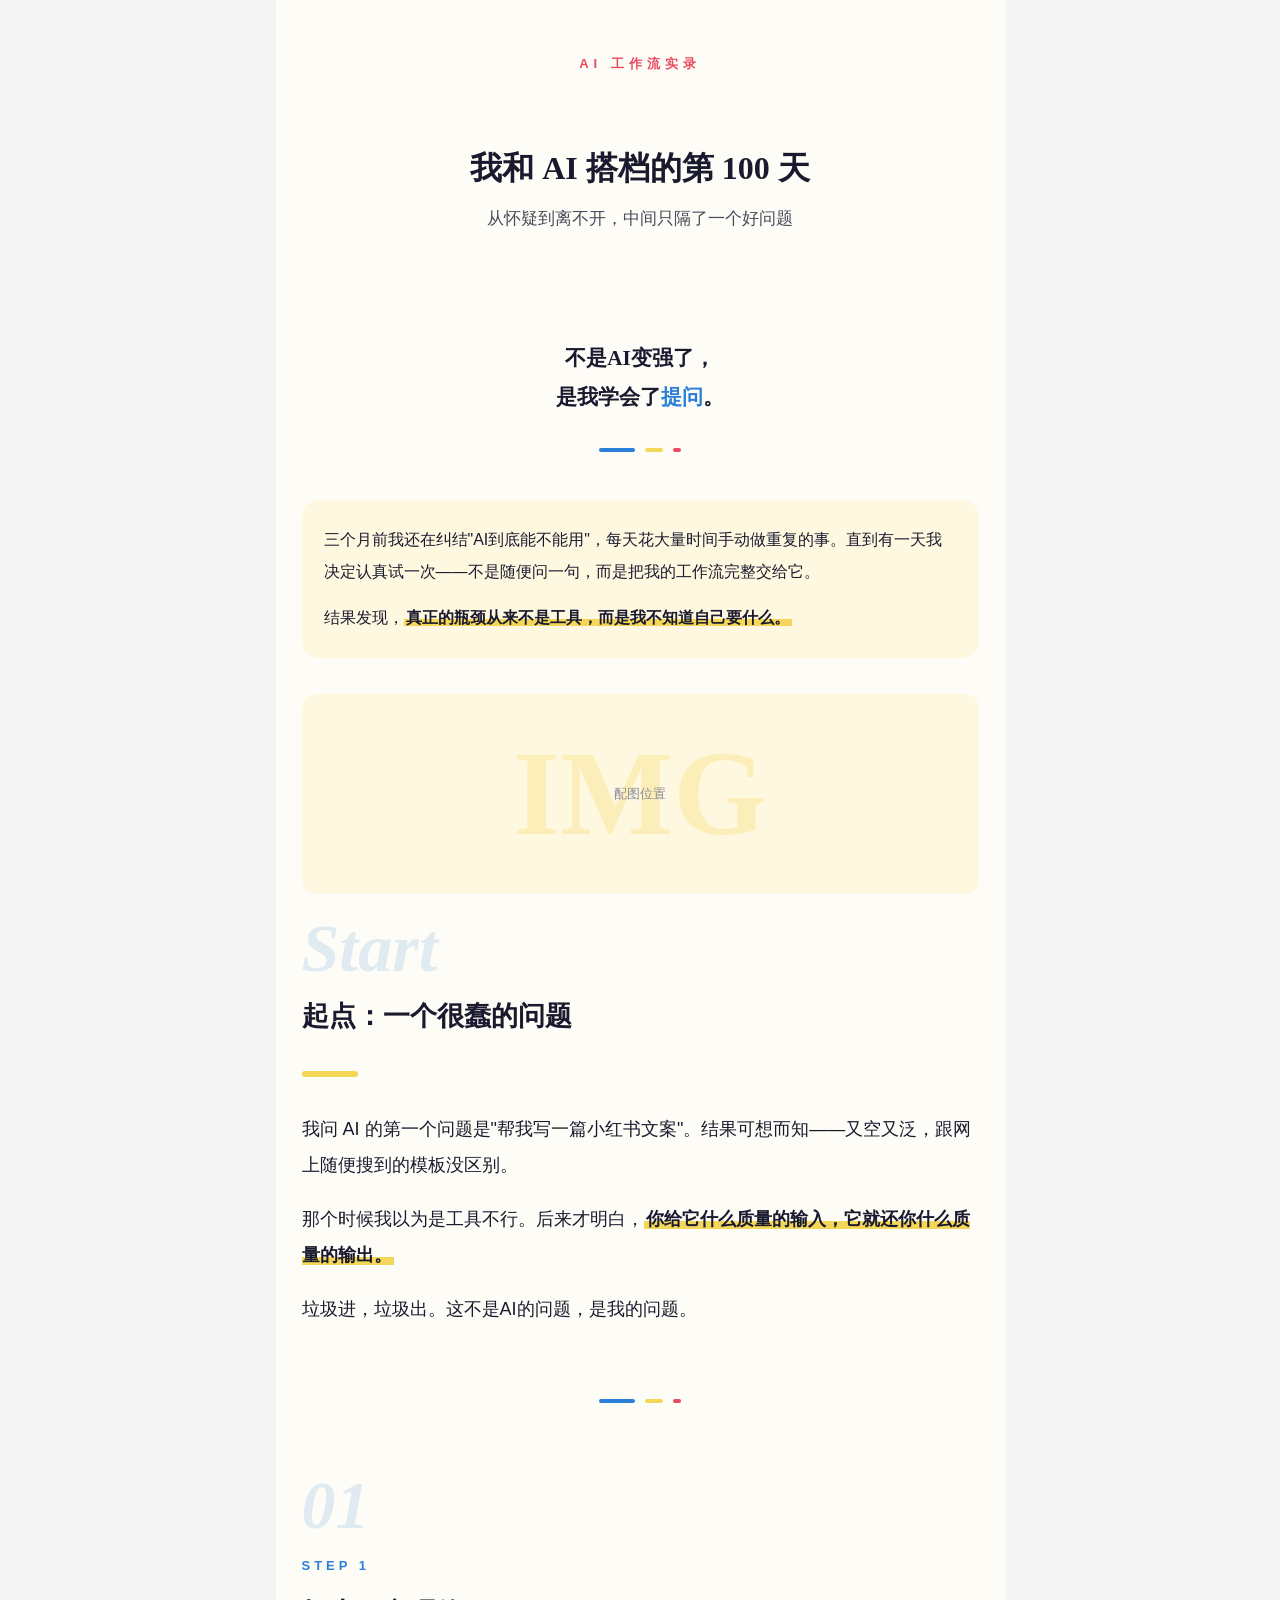
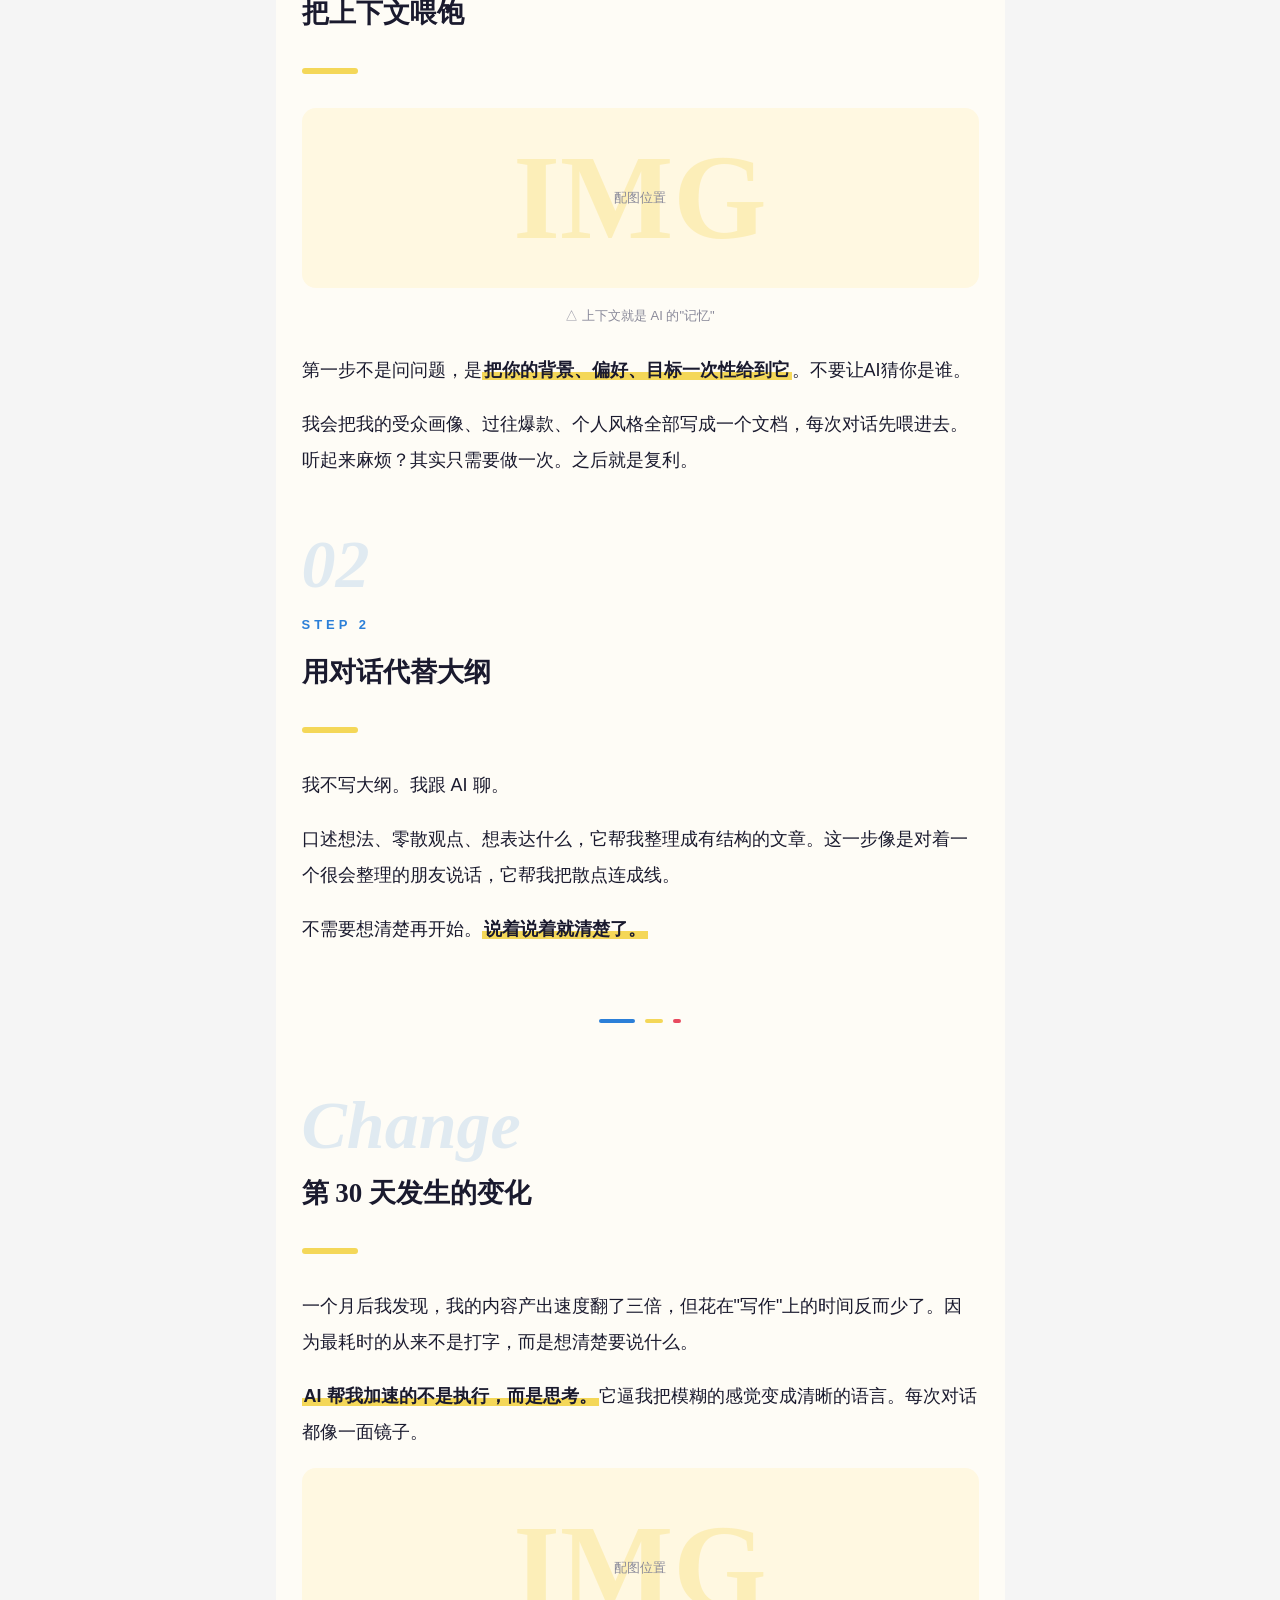
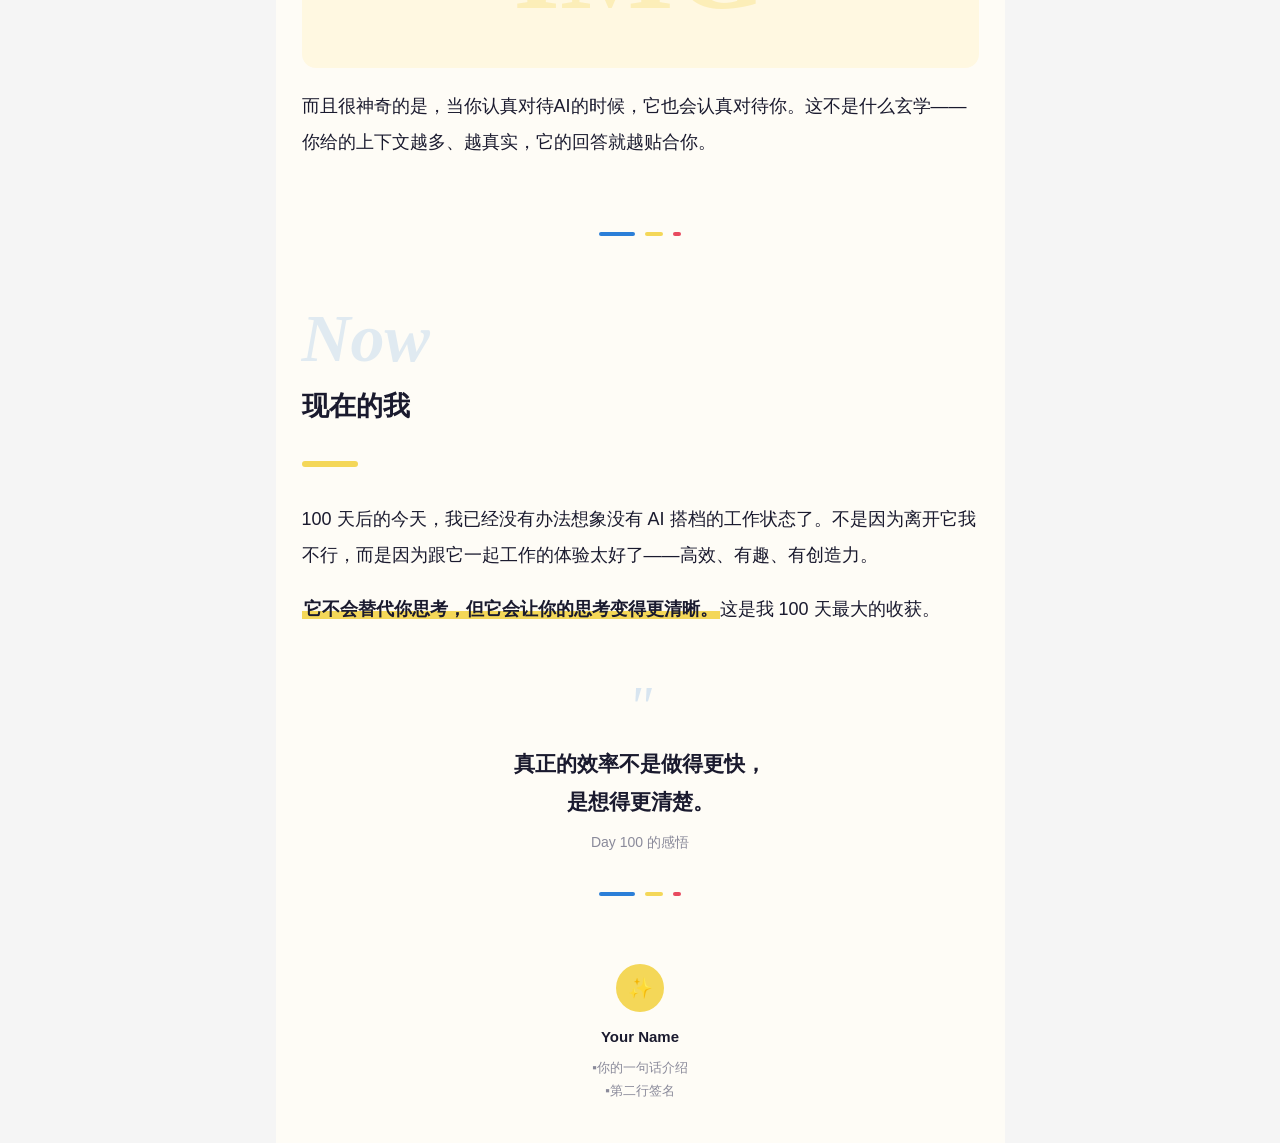
<file: assets/demo-wechat.html>
<!DOCTYPE html>
<html lang="zh-CN">
<head>
<meta charset="UTF-8">
<meta name="viewport" content="width=device-width, initial-scale=1.0">
<link rel="icon" href="favicon.svg" type="image/svg+xml">
<title>公众号排版 Demo — 杂志编号风</title>
<!--
ℹ️ 这是 Demo 展示页，不是模板。
展示所有可用组件和排版风格，署名档为原作者示例。
fork 后请以 template-wechat.html 为起点开始制作。
-->
</head>
<body style="margin:0; padding:0; background:#f5f5f5;">

<section style="max-width:677px; margin:0 auto; background:#fefcf6; padding:44px 26px 40px; font-family:-apple-system,'PingFang SC','Helvetica Neue',sans-serif; color:#1A1A2E; font-size:18px; line-height:2;">

  <!-- 顶部 kicker -->
  <section style="text-align:center; margin-bottom:14px;">
    <span style="font-size:13px; font-weight:bold; letter-spacing:5px; color:#E84A5F;">AI 工作流实录</span>
  </section>

  <!-- 大标题 -->
  <section style="text-align:center; margin-bottom:40px; padding:50px 0 40px;">
    <p style="margin:0 0 12px; font-family:Georgia,'Songti SC',serif; font-size:32px; font-weight:900; color:#1A1A2E; line-height:1.5;">我和 AI 搭档的第 100 天</p>
    <p style="margin:0 0 24px; font-size:17px; color:#4A4A5A; line-height:1.8;">从怀疑到离不开，中间只隔了一个好问题</p>
  </section>

  <!-- 引言金句 -->
  <section style="text-align:center; margin-bottom:10px;">
    <p style="margin:0; font-family:Georgia,'Songti SC',serif; font-size:21px; font-weight:900; line-height:1.9;">不是AI变强了，<br>是我学会了<span style="color:#2B7FD8;">提问</span>。</p>
  </section>

  <!-- 三色装饰条 -->
  <section style="text-align:center; margin-bottom:36px;">
    <span style="display:inline-block; width:36px; height:4px; background:#2B7FD8; border-radius:2px;"></span>
    <span style="display:inline-block; width:18px; height:4px; background:#F4D758; border-radius:2px; margin-left:5px;"></span>
    <span style="display:inline-block; width:8px; height:4px; background:#E84A5F; border-radius:2px; margin-left:5px;"></span>
  </section>

  <!-- 引言区块（方案C：黄色渐变底） -->
  <section style="margin-bottom:36px; padding:24px 22px; background:#FFF8E1; border-radius:16px;">
    <p style="margin:0 0 14px; font-size:16px; line-height:2; color:#1A1A2E;">三个月前我还在纠结"AI到底能不能用"，每天花大量时间手动做重复的事。直到有一天我决定认真试一次——不是随便问一句，而是把我的工作流完整交给它。</p>
    <p style="margin:0; font-size:16px; line-height:2; color:#1A1A2E;">结果发现，<span style="background:linear-gradient(transparent 60%, #F4D758 60%); font-weight:bold; padding:0 2px;">真正的瓶颈从来不是工具，而是我不知道自己要什么。</span></p>
  </section>

  <!-- 占位图（渐变色块模拟） -->
  <section style="width:100%; height:200px; border-radius:14px; margin-bottom:20px; background:#FFF8E1; display:flex; align-items:center; justify-content:center; position:relative; overflow:hidden;">
    <span style="font-family:Georgia,serif; font-size:120px; font-weight:bold; color:rgba(244,215,88,0.3); position:absolute; top:50%; left:50%; transform:translate(-50%,-50%);">IMG</span><span style="font-size:13px; color:#8A8A9A; position:relative; z-index:1;">配图位置</span>
  </section>

  <!-- ===== 章节1：叙事类三件套 ===== -->
  <section style="margin-bottom:52px;">
    <section style="margin-bottom:6px; overflow:visible;">
      <span style="display:inline-block; font-family:Georgia,'Songti SC',serif; font-style:italic; font-size:68px; font-weight:bold; color:rgba(43,127,216,0.14); line-height:1; white-space:nowrap; word-break:keep-all; overflow-wrap:normal;">Start</span>
    </section>
    <section style="margin-bottom:10px;">
      <span style="font-family:Georgia,'Songti SC',serif; font-size:27px; font-weight:900;">起点：一个很蠢的问题</span>
    </section>
    <section style="margin-bottom:22px;">
      <span style="display:inline-block; width:56px; height:6px; background:#F4D758; border-radius:3px;"></span>
    </section>

    <p style="margin:0 0 18px; font-size:18px; line-height:2; color:#1A1A2E;">我问 AI 的第一个问题是"帮我写一篇小红书文案"。结果可想而知——又空又泛，跟网上随便搜到的模板没区别。</p>
    <p style="margin:0 0 18px; font-size:18px; line-height:2; color:#1A1A2E;">那个时候我以为是工具不行。后来才明白，<span style="background:linear-gradient(transparent 60%, #F4D758 60%); font-weight:bold; padding:0 2px;">你给它什么质量的输入，它就还你什么质量的输出。</span></p>
    <p style="margin:0 0 18px; font-size:18px; line-height:2; color:#1A1A2E;">垃圾进，垃圾出。这不是AI的问题，是我的问题。</p>
  </section>

  <!-- 三色分隔条 -->
  <section style="text-align:center; margin-bottom:56px;">
    <span style="display:inline-block; width:36px; height:4px; background:#2B7FD8; border-radius:2px;"></span>
    <span style="display:inline-block; width:18px; height:4px; background:#F4D758; border-radius:2px; margin-left:5px;"></span>
    <span style="display:inline-block; width:8px; height:4px; background:#E84A5F; border-radius:2px; margin-left:5px;"></span>
  </section>

  <!-- ===== 章节2：教程类四件套 ===== -->
  <section style="margin-bottom:52px;">
    <section style="margin-bottom:6px; overflow:visible;">
      <span style="display:inline-block; font-family:Georgia,'Songti SC',serif; font-style:italic; font-size:68px; font-weight:bold; color:rgba(43,127,216,0.14); line-height:1; white-space:nowrap; word-break:keep-all; overflow-wrap:normal;">01</span>
    </section>
    <section style="margin-bottom:4px;">
      <span style="font-size:13px; font-weight:bold; letter-spacing:4px; color:#2B7FD8;">STEP 1</span>
    </section>
    <section style="margin-bottom:10px;">
      <span style="font-family:Georgia,'Songti SC',serif; font-size:27px; font-weight:900;">把上下文喂饱</span>
    </section>
    <section style="margin-bottom:22px;">
      <span style="display:inline-block; width:56px; height:6px; background:#F4D758; border-radius:3px;"></span>
    </section>

    <!-- 占位图 -->
    <section style="width:100%; height:180px; border-radius:14px; margin-bottom:8px; background:#FFF8E1; display:flex; align-items:center; justify-content:center; position:relative; overflow:hidden;">
      <span style="font-family:Georgia,serif; font-size:120px; font-weight:bold; color:rgba(244,215,88,0.3); position:absolute; top:50%; left:50%; transform:translate(-50%,-50%);">IMG</span><span style="font-size:13px; color:#8A8A9A; position:relative; z-index:1;">配图位置</span>
    </section>
    <section style="text-align:center; margin-bottom:20px;">
      <span style="font-size:13px; color:#8A8A9A;">△ 上下文就是 AI 的"记忆"</span>
    </section>

    <p style="margin:0 0 18px; font-size:18px; line-height:2; color:#1A1A2E;">第一步不是问问题，是<span style="background:linear-gradient(transparent 60%, #F4D758 60%); font-weight:bold; padding:0 2px;">把你的背景、偏好、目标一次性给到它</span>。不要让AI猜你是谁。</p>
    <p style="margin:0 0 18px; font-size:18px; line-height:2; color:#1A1A2E;">我会把我的受众画像、过往爆款、个人风格全部写成一个文档，每次对话先喂进去。听起来麻烦？其实只需要做一次。之后就是复利。</p>
  </section>

  <!-- ===== 章节3 ===== -->
  <section style="margin-bottom:52px;">
    <section style="margin-bottom:6px; overflow:visible;">
      <span style="display:inline-block; font-family:Georgia,'Songti SC',serif; font-style:italic; font-size:68px; font-weight:bold; color:rgba(43,127,216,0.14); line-height:1; white-space:nowrap; word-break:keep-all; overflow-wrap:normal;">02</span>
    </section>
    <section style="margin-bottom:4px;">
      <span style="font-size:13px; font-weight:bold; letter-spacing:4px; color:#2B7FD8;">STEP 2</span>
    </section>
    <section style="margin-bottom:10px;">
      <span style="font-family:Georgia,'Songti SC',serif; font-size:27px; font-weight:900;">用对话代替大纲</span>
    </section>
    <section style="margin-bottom:22px;">
      <span style="display:inline-block; width:56px; height:6px; background:#F4D758; border-radius:3px;"></span>
    </section>

    <p style="margin:0 0 18px; font-size:18px; line-height:2; color:#1A1A2E;">我不写大纲。我跟 AI 聊。</p>
    <p style="margin:0 0 18px; font-size:18px; line-height:2; color:#1A1A2E;">口述想法、零散观点、想表达什么，它帮我整理成有结构的文章。这一步像是对着一个很会整理的朋友说话，它帮我把散点连成线。</p>
    <p style="margin:0; font-size:18px; line-height:2; color:#1A1A2E;">不需要想清楚再开始。<span style="background:linear-gradient(transparent 60%, #F4D758 60%); font-weight:bold; padding:0 2px;">说着说着就清楚了。</span></p>
  </section>

  <!-- 三色分隔条 -->
  <section style="text-align:center; margin-bottom:56px;">
    <span style="display:inline-block; width:36px; height:4px; background:#2B7FD8; border-radius:2px;"></span>
    <span style="display:inline-block; width:18px; height:4px; background:#F4D758; border-radius:2px; margin-left:5px;"></span>
    <span style="display:inline-block; width:8px; height:4px; background:#E84A5F; border-radius:2px; margin-left:5px;"></span>
  </section>

  <!-- ===== 章节4：叙事类 ===== -->
  <section style="margin-bottom:52px;">
    <section style="margin-bottom:6px; overflow:visible;">
      <span style="display:inline-block; font-family:Georgia,'Songti SC',serif; font-style:italic; font-size:68px; font-weight:bold; color:rgba(43,127,216,0.14); line-height:1; white-space:nowrap; word-break:keep-all; overflow-wrap:normal;">Change</span>
    </section>
    <section style="margin-bottom:10px;">
      <span style="font-family:Georgia,'Songti SC',serif; font-size:27px; font-weight:900;">第 30 天发生的变化</span>
    </section>
    <section style="margin-bottom:22px;">
      <span style="display:inline-block; width:56px; height:6px; background:#F4D758; border-radius:3px;"></span>
    </section>

    <p style="margin:0 0 18px; font-size:18px; line-height:2; color:#1A1A2E;">一个月后我发现，我的内容产出速度翻了三倍，但花在"写作"上的时间反而少了。因为最耗时的从来不是打字，而是想清楚要说什么。</p>
    <p style="margin:0 0 18px; font-size:18px; line-height:2; color:#1A1A2E;"><span style="background:linear-gradient(transparent 60%, #F4D758 60%); font-weight:bold; padding:0 2px;">AI 帮我加速的不是执行，而是思考。</span>它逼我把模糊的感觉变成清晰的语言。每次对话都像一面镜子。</p>

    <!-- 占位图 -->
    <section style="width:100%; height:200px; border-radius:14px; margin-bottom:20px; background:#FFF8E1; display:flex; align-items:center; justify-content:center; position:relative; overflow:hidden;">
      <span style="font-family:Georgia,serif; font-size:120px; font-weight:bold; color:rgba(244,215,88,0.3); position:absolute; top:50%; left:50%; transform:translate(-50%,-50%);">IMG</span><span style="font-size:13px; color:#8A8A9A; position:relative; z-index:1;">配图位置</span>
    </section>

    <p style="margin:0; font-size:18px; line-height:2; color:#1A1A2E;">而且很神奇的是，当你认真对待AI的时候，它也会认真对待你。这不是什么玄学——你给的上下文越多、越真实，它的回答就越贴合你。</p>
  </section>

  <!-- 三色分隔条 -->
  <section style="text-align:center; margin-bottom:56px;">
    <span style="display:inline-block; width:36px; height:4px; background:#2B7FD8; border-radius:2px;"></span>
    <span style="display:inline-block; width:18px; height:4px; background:#F4D758; border-radius:2px; margin-left:5px;"></span>
    <span style="display:inline-block; width:8px; height:4px; background:#E84A5F; border-radius:2px; margin-left:5px;"></span>
  </section>

  <!-- ===== 章节5：Finale ===== -->
  <section style="margin-bottom:52px;">
    <section style="margin-bottom:6px; overflow:visible;">
      <span style="display:inline-block; font-family:Georgia,'Songti SC',serif; font-style:italic; font-size:68px; font-weight:bold; color:rgba(43,127,216,0.14); line-height:1; white-space:nowrap; word-break:keep-all; overflow-wrap:normal;">Now</span>
    </section>
    <section style="margin-bottom:10px;">
      <span style="font-family:Georgia,'Songti SC',serif; font-size:27px; font-weight:900;">现在的我</span>
    </section>
    <section style="margin-bottom:22px;">
      <span style="display:inline-block; width:56px; height:6px; background:#F4D758; border-radius:3px;"></span>
    </section>

    <p style="margin:0 0 18px; font-size:18px; line-height:2; color:#1A1A2E;">100 天后的今天，我已经没有办法想象没有 AI 搭档的工作状态了。不是因为离开它我不行，而是因为跟它一起工作的体验太好了——高效、有趣、有创造力。</p>
    <p style="margin:0; font-size:18px; line-height:2; color:#1A1A2E;"><span style="background:linear-gradient(transparent 60%, #F4D758 60%); font-weight:bold; padding:0 2px;">它不会替代你思考，但它会让你的思考变得更清晰。</span>这是我 100 天最大的收获。</p>
  </section>

  <!-- 结尾金句 -->
  <section style="text-align:center; margin:48px 0 36px;">
    <span style="font-family:Georgia,'Songti SC',serif; font-style:italic; font-size:56px; color:rgba(43,127,216,0.18); line-height:1;">"</span>
    <p style="margin:8px 0 6px; font-family:Georgia,'Songti SC',serif; font-size:21px; font-weight:900; line-height:1.8;">真正的效率不是做得更快，<br>是想得更清楚。</p>
    <p style="margin:0 0 16px; font-size:14px; color:#8A8A9A;">Day 100 的感悟</p>
    <section style="text-align:center;">
      <span style="display:inline-block; width:36px; height:4px; background:#2B7FD8; border-radius:2px;"></span>
      <span style="display:inline-block; width:18px; height:4px; background:#F4D758; border-radius:2px; margin-left:5px;"></span>
      <span style="display:inline-block; width:8px; height:4px; background:#E84A5F; border-radius:2px; margin-left:5px;"></span>
    </section>
  </section>

  <!-- 签名档 -->
  <section style="text-align:center; padding:20px 0 0;">
    <section style="width:48px; height:48px; border-radius:50%; margin:0 auto 10px; background:#F4D758; display:flex; align-items:center; justify-content:center;">
      <span style="font-size:20px;">✨</span>
    </section>
    <p style="margin:0 0 4px; font-size:15px; font-weight:bold; color:#1A1A2E;">Your Name</p>
    <p style="margin:0; font-size:13px; color:#8A8A9A; line-height:1.8;">▪️你的一句话介绍<br>▪️第二行签名</p>
  </section>

</section>

</body>
</html>
</file>
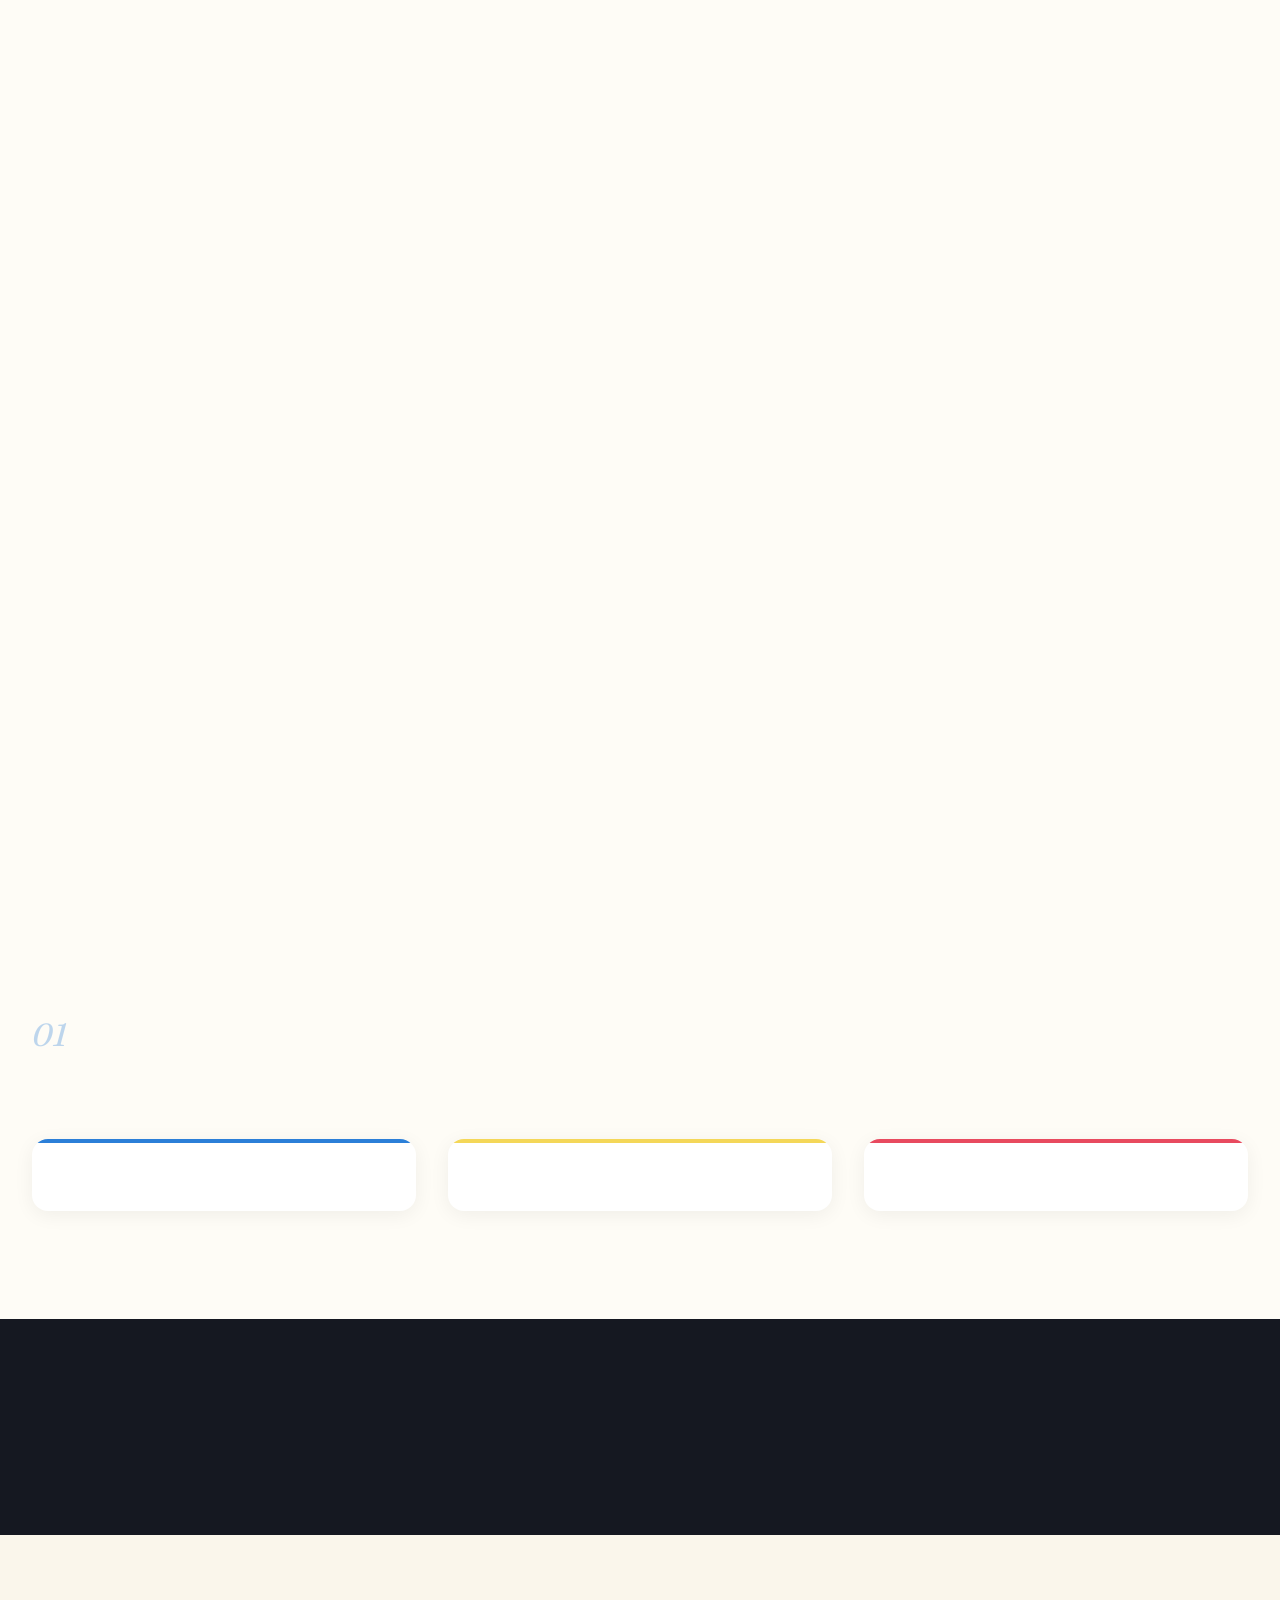
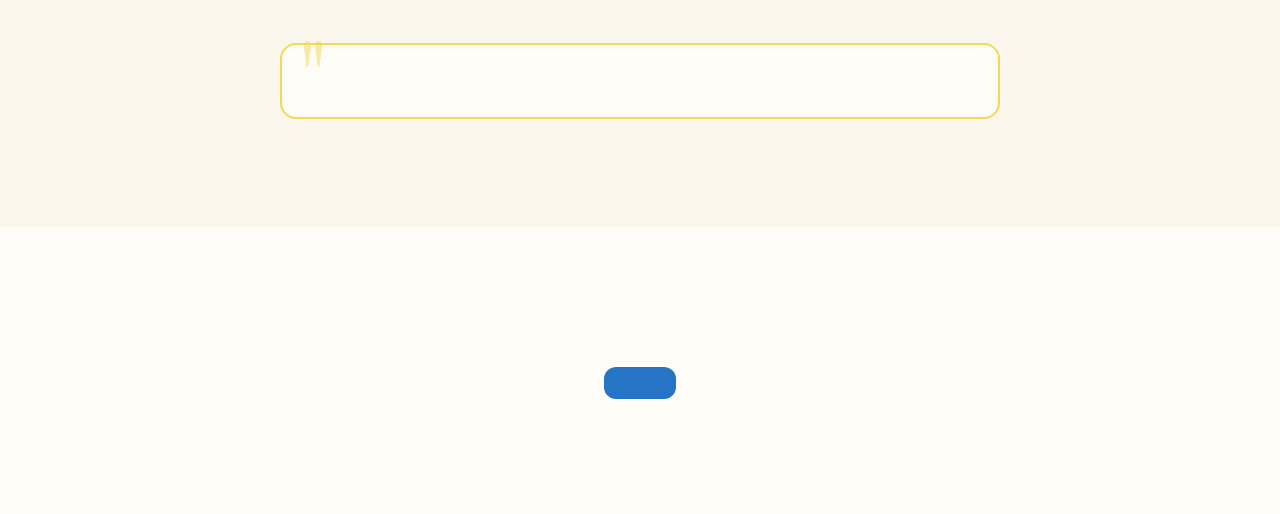
<file: assets/template-landing.html>
<!DOCTYPE html>
<html lang="zh-CN" data-palette="A">
<head>
  <meta charset="UTF-8">
  <meta name="viewport" content="width=device-width, initial-scale=1.0">
  <link rel="icon" href="favicon.svg" type="image/svg+xml">
  <title><!-- 活动标题 --></title>
  <link rel="preconnect" href="https://fonts.googleapis.com">
  <link rel="preconnect" href="https://fonts.gstatic.com" crossorigin>
  <link href="https://fonts.googleapis.com/css2?family=Fraunces:ital,opsz,wght@0,9..144,400;1,9..144,400&family=Caveat:wght@400;700&family=Noto+Serif+SC:wght@700;900&family=Noto+Sans+SC:wght@400;500;700&display=swap" rel="stylesheet">
  <!-- 配色：改 <html data-palette="A"~"J"> 即可整站换色，见 palettes.css -->
  <link rel="stylesheet" href="palettes.css">
  <style>
    /* 合作品牌色（按需启用） */
    /* :root { --partner: #F1752D; } */

    *, *::before, *::after { box-sizing: border-box; margin: 0; padding: 0; }

    body {
      font-family: 'Noto Sans SC', -apple-system, 'PingFang SC', 'Helvetica Neue', sans-serif;
      font-size: 16px;
      line-height: 1.7;
      color: var(--ink);
      background: var(--cream);
    }

    ::selection {
      background: var(--highlight);
      color: var(--ink);
    }

    .container {
      max-width: 1300px;
      margin: 0 auto;
      padding: 0 2rem;
    }

    /* === HERO 全屏 === */
    .hero {
      min-height: 100vh;
      display: flex;
      flex-direction: column;
      align-items: center;
      justify-content: center;
      padding: 40px 24px;
      text-align: center;
      position: relative;
    }

    .hero h1 {
      font-family: 'Noto Serif SC', serif;
      font-weight: 900;
      font-size: clamp(2.8rem, 7vw, 5.5rem);
      line-height: 1.15;
      margin-bottom: 1.5rem;
    }

    .hero p {
      font-size: 1.1rem;
      color: var(--ink-light);
      max-width: 600px;
    }

    .hero .label-caps {
      font-size: 0.75rem;
      text-transform: uppercase;
      letter-spacing: 0.15em;
      font-weight: 500;
      color: var(--ink-faint);
      margin-bottom: 1rem;
    }

    /* === 三栏Section === */
    .section { padding: clamp(80px, 12vh, 160px) 0; }
    .section--alt { background: var(--cream-dark); }

    .section-header {
      margin-bottom: clamp(40px, 6vw, 80px);
    }

    .section-number {
      font-family: 'Fraunces', serif;
      font-style: italic;
      font-size: clamp(1.4rem, 3vw, 2rem);
      color: var(--brand);
      opacity: 0.3;
      display: block;
      margin-bottom: 0.25rem;
    }

    .section-title {
      font-family: 'Noto Serif SC', serif;
      font-weight: 900;
      font-size: clamp(1.4rem, 3vw, 2.2rem);
    }

    .three-col {
      display: grid;
      grid-template-columns: repeat(3, 1fr);
      gap: clamp(20px, 2.5vw, 32px);
    }

    .chair-card {
      background: var(--card-bg);
      border-radius: 16px;
      padding: clamp(24px, 3vw, 36px);
      position: relative;
      overflow: hidden;
      box-shadow: 0 4px 20px rgba(0,0,0,.06);
    }
    .chair-card::before {
      content: '';
      position: absolute;
      top: 0; left: 0; right: 0;
      height: 4px;
    }
    .chair-card:nth-child(1)::before { background: var(--brand); }
    .chair-card:nth-child(2)::before { background: var(--highlight); }
    .chair-card:nth-child(3)::before { background: var(--pop); }

    /* === 深色面板 === */
    .dark-section {
      background: var(--dark-panel);
      color: var(--on-dark);
      padding: clamp(80px, 12vh, 160px) 0;
    }

    .dark-section .quote-text {
      font-family: 'Noto Serif SC', serif;
      font-size: clamp(1.3rem, 3vw, 2rem);
      font-weight: 700;
      line-height: 1.8;
      max-width: 720px;
      margin: 0 auto;
      text-align: center;
    }
    .dark-section .quote-text em {
      color: var(--highlight);
      font-style: normal;
    }

    /* === Pull Quote === */
    .viral-pullquote {
      padding: 36px 40px;
      background: var(--cream);
      border-radius: 16px;
      border: 2px solid var(--highlight);
      position: relative;
      max-width: 720px;
      margin: 0 auto;
    }
    .viral-pullquote::before {
      content: '"';
      font-family: 'Fraunces', serif;
      font-size: 5rem;
      color: var(--highlight);
      position: absolute;
      top: -10px; left: 20px;
      opacity: 0.5;
      line-height: 1;
    }
    .viral-pullquote p {
      font-family: 'Noto Serif SC', serif;
      font-size: clamp(1.1rem, 2vw, 1.4rem);
      font-weight: 700;
      line-height: 1.8;
    }

    /* === CTA === */
    .cta-section {
      text-align: center;
      padding: clamp(80px, 12vh, 160px) 2rem;
    }
    .cta-section h2 {
      font-family: 'Noto Serif SC', serif;
      font-size: clamp(1.6rem, 4vw, 2.6rem);
      margin-bottom: 1rem;
    }
    .cta-section p {
      font-size: 1rem;
      color: var(--ink-light);
      margin-bottom: 2rem;
    }
    .cta-button {
      display: inline-flex;
      align-items: center;
      gap: 8px;
      padding: 16px 36px;
      background: var(--brand-surface);
      color: var(--on-brand);
      border-radius: 12px;
      text-decoration: none;
      font-weight: 600;
      font-size: 1rem;
      transition: transform .2s, box-shadow .2s;
    }
    .cta-button:hover {
      transform: translateY(-2px);
      box-shadow: 0 8px 24px rgba(var(--brand-rgb), .3);
    }

    /* === Scroll Reveal === */
    .reveal {
      opacity: 0;
      transform: translateY(32px);
      transition: opacity 0.7s cubic-bezier(0.16, 1, 0.3, 1),
                  transform 0.7s cubic-bezier(0.16, 1, 0.3, 1);
    }
    .reveal.visible { opacity: 1; transform: none; }
    .reveal-d1 { transition-delay: 0.1s; }
    .reveal-d2 { transition-delay: 0.2s; }
    .reveal-d3 { transition-delay: 0.3s; }

    @media (prefers-reduced-motion: reduce) {
      .reveal { opacity: 1; transform: none; transition: none; }
    }

    /* === 响应式 === */
    @media (max-width: 900px) {
      .hero { min-height: auto; padding: 4rem 1.5rem; }
      .three-col { grid-template-columns: 1fr; }
      .cta-button { width: 100%; justify-content: center; }
    }

    @media (max-width: 600px) {
      body { font-size: 15px; }
    }
  </style>
</head>
<body>

  <!-- ====== HERO 全屏 ====== -->
  <section class="hero">
    <span class="label-caps"><!-- 活动类型/日期 --></span>
    <h1><!-- 活动主标题 --></h1>
    <p><!-- 活动副标题/一句话描述 --></p>
  </section>

  <!-- ====== 三栏亮点 ====== -->
  <section class="section">
    <div class="container">
      <div class="section-header reveal">
        <span class="section-number" aria-hidden="true">01</span>
        <h2 class="section-title"><!-- 亮点/嘉宾/核心价值 --></h2>
      </div>
      <div class="three-col">
        <div class="chair-card reveal reveal-d1">
          <!-- 卡片1内容 -->
        </div>
        <div class="chair-card reveal reveal-d2">
          <!-- 卡片2内容 -->
        </div>
        <div class="chair-card reveal reveal-d3">
          <!-- 卡片3内容 -->
        </div>
      </div>
    </div>
  </section>

  <!-- ====== 深色面板（金句/核心观点） ====== -->
  <section class="dark-section">
    <div class="container reveal">
      <p class="quote-text"><!-- 引用的 <em>重点词</em> 内容 --></p>
    </div>
  </section>

  <!-- ====== Pull Quote ====== -->
  <section class="section section--alt">
    <div class="container">
      <div class="viral-pullquote reveal">
        <p><!-- 核心金句 --></p>
      </div>
    </div>
  </section>

  <!-- ====== CTA行动区 ====== -->
  <section class="cta-section">
    <h2 class="reveal"><!-- 行动号召标题 --></h2>
    <p class="reveal reveal-d1"><!-- 行动描述 --></p>
    <a href="#" class="cta-button reveal reveal-d2"><!-- 按钮文案 --></a>
  </section>

  <!-- ====== Scroll Reveal JS ====== -->
  <script>
    const observer = new IntersectionObserver((entries) => {
      entries.forEach(entry => {
        if (entry.isIntersecting) {
          entry.target.classList.add('visible');
          observer.unobserve(entry.target);
        }
      });
    }, { threshold: 0.12 });

    document.querySelectorAll('.reveal').forEach(el => observer.observe(el));
  </script>

</body>
</html>
</file>
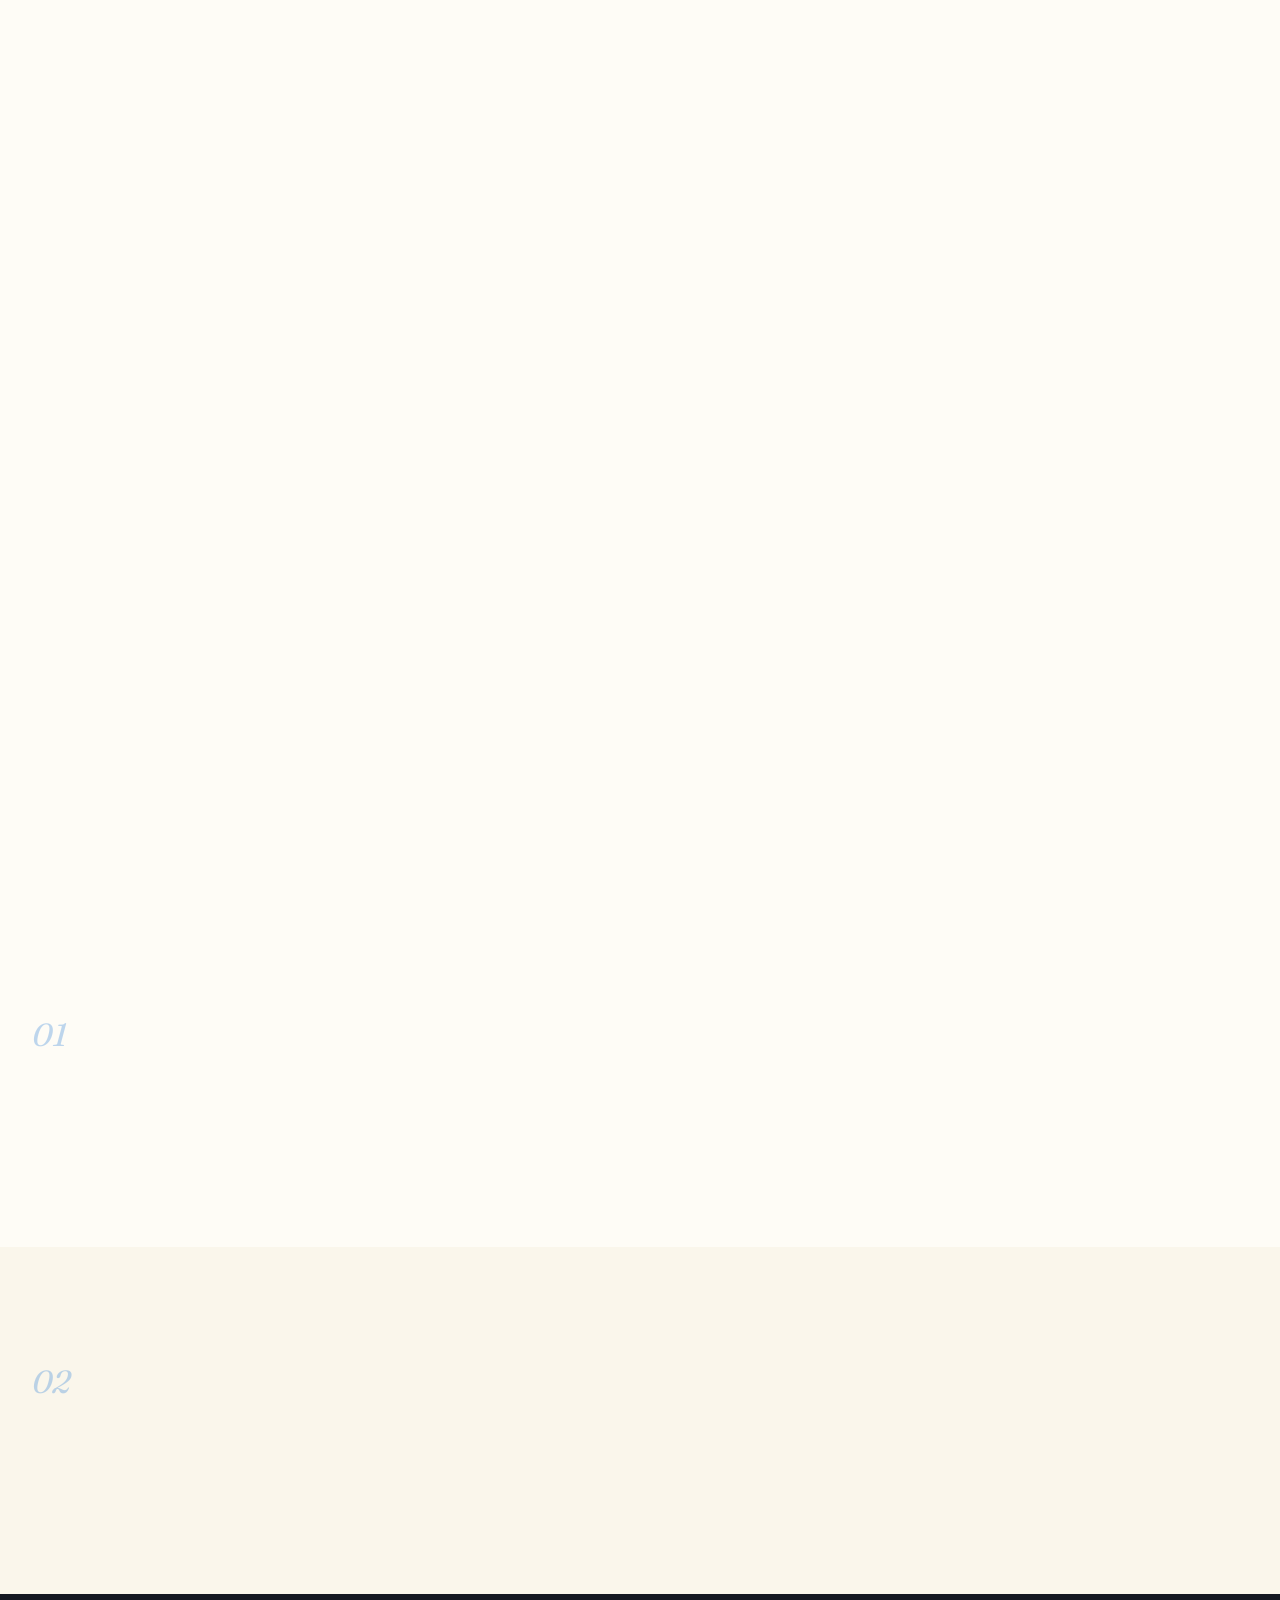
<file: assets/template-tutorial.html>
<!DOCTYPE html>
<html lang="zh-CN" data-palette="A">
<head>
  <meta charset="UTF-8">
  <meta name="viewport" content="width=device-width, initial-scale=1.0">
  <link rel="icon" href="favicon.svg" type="image/svg+xml">
  <title><!-- 页面标题 --></title>
  <link rel="preconnect" href="https://fonts.googleapis.com">
  <link rel="preconnect" href="https://fonts.gstatic.com" crossorigin>
  <link href="https://fonts.googleapis.com/css2?family=Fraunces:ital,opsz,wght@0,9..144,400;1,9..144,400&family=Caveat:wght@400;700&family=Noto+Serif+SC:wght@700;900&family=Noto+Sans+SC:wght@400;500;700&family=Fira+Code:wght@400&display=swap" rel="stylesheet">
  <!-- 配色：改 <html data-palette="A"~"J"> 即可整站换色，见 palettes.css -->
  <link rel="stylesheet" href="palettes.css">
  <style>

    /* === Reset === */
    *, *::before, *::after { box-sizing: border-box; margin: 0; padding: 0; }

    body {
      font-family: 'Noto Sans SC', -apple-system, 'PingFang SC', 'Helvetica Neue', sans-serif;
      font-size: 16px;
      line-height: 1.7;
      color: var(--ink);
      background: var(--cream);
    }

    ::selection {
      background: var(--highlight);
      color: var(--ink);
    }

    .container {
      max-width: 1300px;
      margin: 0 auto;
      padding: 0 2rem;
    }

    /* === Hero Section === */
    /* 替换为适合的Hero布局（参见layouts.md） */
    .hero {
      min-height: 100vh;
      display: grid;
      grid-template-columns: 1fr 0.6fr;
      align-items: center;
      gap: 48px;
      padding: 6rem 2rem 4rem;
      max-width: 1300px;
      margin: 0 auto;
    }

    .hero h1 {
      font-family: 'Noto Serif SC', serif;
      font-weight: 900;
      font-size: clamp(2.8rem, 7vw, 5.5rem);
      line-height: 1.15;
    }

    .hero p {
      font-size: 1.05rem;
      color: var(--ink-light);
      margin-top: 1.5rem;
      max-width: 540px;
    }

    .label-caps {
      font-size: 0.75rem;
      text-transform: uppercase;
      letter-spacing: 0.15em;
      font-weight: 500;
      color: var(--ink-faint);
      display: block;
      margin-bottom: 0.75rem;
    }

    /* === Content Sections === */
    /* 每个section使用不同布局（参见layouts.md） */
    .section {
      padding: clamp(80px, 12vh, 160px) 0;
    }

    .section--alt {
      background: var(--cream-dark);
    }

    .section-header {
      margin-bottom: clamp(40px, 6vw, 80px);
    }

    .section-number {
      font-family: 'Fraunces', serif;
      font-style: italic;
      font-size: clamp(1.4rem, 3vw, 2rem);
      color: var(--brand);
      opacity: 0.3;
      display: block;
      margin-bottom: 0.25rem;
    }

    .section-title {
      font-family: 'Noto Serif SC', serif;
      font-weight: 900;
      font-size: clamp(1.4rem, 3vw, 2.2rem);
    }

    /* === 卡片 === */
    .feature-card {
      background: var(--cream-dark);
      border-radius: 16px;
      padding: clamp(24px, 3vw, 36px);
      border-bottom: 4px solid var(--highlight);
      transition: transform 0.3s ease;
    }
    .feature-card:hover { transform: translateY(-4px); }

    /* === Scroll Reveal === */
    .reveal {
      opacity: 0;
      transform: translateY(32px);
      transition: opacity 0.7s cubic-bezier(0.16, 1, 0.3, 1),
                  transform 0.7s cubic-bezier(0.16, 1, 0.3, 1);
    }
    .reveal.visible { opacity: 1; transform: none; }
    .reveal-d1 { transition-delay: 0.1s; }
    .reveal-d2 { transition-delay: 0.2s; }
    .reveal-d3 { transition-delay: 0.3s; }
    .reveal-d4 { transition-delay: 0.4s; }
    .reveal-d5 { transition-delay: 0.5s; }

    @media (prefers-reduced-motion: reduce) {
      .reveal { opacity: 1; transform: none; transition: none; }
    }

    /* === 响应式 === */
    @media (max-width: 900px) {
      .hero {
        grid-template-columns: 1fr;
        min-height: auto;
        padding: 4rem 1.5rem 3rem;
      }
    }

    @media (max-width: 600px) {
      body { font-size: 15px; }
    }
  </style>
</head>
<body>

  <!-- ====== HERO ====== -->
  <!-- 从layouts.md选择合适的Hero布局 -->
  <section class="hero">
    <div class="hero-text">
      <span class="label-caps"><!-- 分类标签 --></span>
      <h1><!-- 主标题 --></h1>
      <p><!-- 副标题/描述 --></p>
    </div>
    <div class="hero-visual">
      <!-- 视觉元素：图片/装饰/IP形象 -->
    </div>
  </section>

  <!-- ====== SECTION 1 ====== -->
  <!-- 选择不同于Hero的布局（如Sticky侧栏/Step流程/卡片网格） -->
  <section class="section">
    <div class="container">
      <div class="section-header reveal">
        <span class="section-number" aria-hidden="true">01</span>
        <h2 class="section-title"><!-- Section标题 --></h2>
      </div>
      <div class="reveal reveal-d1">
        <!-- Section内容 -->
      </div>
    </div>
  </section>

  <!-- ====== SECTION 2 ====== -->
  <!-- 选择另一种不同布局 -->
  <section class="section section--alt">
    <div class="container">
      <div class="section-header reveal">
        <span class="section-number" aria-hidden="true">02</span>
        <h2 class="section-title"><!-- Section标题 --></h2>
      </div>
      <div class="reveal reveal-d1">
        <!-- Section内容 -->
      </div>
    </div>
  </section>

  <!-- ====== SECTION 3 ====== -->
  <!-- 可选：深色面板打破节奏 -->
  <section class="section" style="background: var(--dark-panel); color: var(--on-dark);">
    <div class="container">
      <div class="reveal">
        <!-- 重点内容/引用 -->
      </div>
    </div>
  </section>

  <!-- ====== FOOTER ====== -->
  <footer class="section" style="padding: clamp(40px, 6vh, 80px) 0; text-align: center;">
    <div class="container">
      <p style="font-size: 0.85rem; color: var(--ink-faint);"><!-- 底部信息 --></p>
    </div>
  </footer>

  <!-- ====== Scroll Reveal JS ====== -->
  <script>
    const observer = new IntersectionObserver((entries) => {
      entries.forEach(entry => {
        if (entry.isIntersecting) {
          entry.target.classList.add('visible');
          observer.unobserve(entry.target);
        }
      });
    }, { threshold: 0.12 });

    document.querySelectorAll('.reveal').forEach(el => observer.observe(el));
  </script>

</body>
</html>
</file>
<file: assets/palettes.css>
/*
 * Design System palettes
 *
 * A is the original blue / yellow / red system. It is the fallback theme so
 * existing pages keep their established visual language. B-J are optional
 * coordinated themes. Components should use semantic roles, never a palette
 * letter or a raw color value.
 *
 * The RGB channels are intentionally comma separated: rgba(var(--*-rgb), a)
 * is understood by browsers and by the html2canvas version used by cards.
 */

/* A - Classic: the established product palette */
:root,
[data-palette="A"] {
  --brand: #2B7FD8;
  --brand-deep: #1E5BA8;
  --brand-tint: #6FA9E6;
  --brand-rgb: 43, 127, 216;
  --highlight: #F4D758;
  --highlight-soft: #FFF3CD;
  --highlight-rgb: 244, 215, 88;
  --pop: #E84A5F;
  --pop-deep: #C93449;
  --pop-soft: #FCE8EC;
  --pop-rgb: 232, 74, 95;
  --cream: #FEFCF6;
  --cream-dark: #FAF6EB;
  --ink: #1A1A2E;
  --ink-light: #4A4A5A;
  --ink-faint: #6E6E80;
  --ink-rgb: 26, 26, 46;
  --dark-panel: #151821;
  --card-bg: #FFFFFF;
  --preview-bg: #FFF8E1;
  --border: rgba(26, 26, 46, .08);
  --hairline: rgba(26, 26, 46, .06);
  --on-brand: #FFFFFF;
  --on-highlight: var(--ink);
  --on-pop: #FFFFFF;
  --on-dark: #FFFFFF;
  --on-dark-dim: #C9CBD4;
}

/* B - Ink Blue: restrained blue with cherry accents */
[data-palette="B"] {
  --brand: #33548A; --brand-deep: #233C68; --brand-tint: #6F95CC; --brand-rgb: 51, 84, 138;
  --highlight: #F6C9D3; --highlight-soft: #FDEFF2; --highlight-rgb: 246, 201, 211;
  --pop: #C0395C; --pop-deep: #922B46; --pop-soft: #FBE7EC; --pop-rgb: 192, 57, 92;
  --cream: #FCFAF7; --cream-dark: #F2EDE9; --ink: #20222F; --ink-light: #4A4E63; --ink-faint: #626878; --ink-rgb: 32, 34, 47;
  --dark-panel: #181C2A; --card-bg: #FEFCFB; --preview-bg: #F9F2F4;
  --border: rgba(32, 34, 47, .11); --hairline: rgba(32, 34, 47, .06);
  --on-brand: #FFFFFF; --on-highlight: var(--ink); --on-pop: #FFFFFF; --on-dark: #FFFFFF; --on-dark-dim: #C9CBD4;
}

/* C - Mulberry: editorial berry, peach and pine */
[data-palette="C"] {
  --brand: #7A3560; --brand-deep: #5B2349; --brand-tint: #BD669C; --brand-rgb: 122, 53, 96;
  --highlight: #F7CDA9; --highlight-soft: #FCEBDC; --highlight-rgb: 247, 205, 169;
  --pop: #2F6B63; --pop-deep: #21504A; --pop-soft: #E6F2EF; --pop-rgb: 47, 107, 99;
  --cream: #FDF9F6; --cream-dark: #F6EDE9; --ink: #291C2B; --ink-light: #55414F; --ink-faint: #70606C; --ink-rgb: 41, 28, 43;
  --dark-panel: #221527; --card-bg: #FEFCFA; --preview-bg: #FBF0E6;
  --border: rgba(41, 28, 43, .11); --hairline: rgba(41, 28, 43, .06);
  --on-brand: #FFFFFF; --on-highlight: var(--ink); --on-pop: #FFFFFF; --on-dark: #FFFFFF; --on-dark-dim: #CEC4CF;
}

/* D - Sage: quiet botanical green with berry punctuation */
[data-palette="D"] {
  --brand: #41684F; --brand-deep: #2E4E3A; --brand-tint: #6E9B7D; --brand-rgb: 65, 104, 79;
  --highlight: #F4D793; --highlight-soft: #FBF1DA; --highlight-rgb: 244, 215, 147;
  --pop: #B44761; --pop-deep: #843448; --pop-soft: #F8E7EC; --pop-rgb: 180, 71, 97;
  --cream: #FCFBF6; --cream-dark: #F1EEE2; --ink: #1F2A22; --ink-light: #465249; --ink-faint: #5D6861; --ink-rgb: 31, 42, 34;
  --dark-panel: #16211A; --card-bg: #FEFDFA; --preview-bg: #F7F2DE;
  --border: rgba(31, 42, 34, .11); --hairline: rgba(31, 42, 34, .06);
  --on-brand: #FFFFFF; --on-highlight: var(--ink); --on-pop: #FFFFFF; --on-dark: #FFFFFF; --on-dark-dim: #C8CEC9;
}

/* E - Terracotta: warm clay with a deep green counterpoint */
[data-palette="E"] {
  --brand: #A8452F; --brand-deep: #83301F; --brand-tint: #CF7059; --brand-rgb: 168, 69, 47;
  --highlight: #EFCE9A; --highlight-soft: #F8EBD6; --highlight-rgb: 239, 206, 154;
  --pop: #2F6B5B; --pop-deep: #215044; --pop-soft: #E6F1ED; --pop-rgb: 47, 107, 91;
  --cream: #FDF8F1; --cream-dark: #F6EBDC; --ink: #2A1D18; --ink-light: #5A463D; --ink-faint: #706158; --ink-rgb: 42, 29, 24;
  --dark-panel: #241814; --card-bg: #FEFCF8; --preview-bg: #F8EDDA;
  --border: rgba(42, 29, 24, .11); --hairline: rgba(42, 29, 24, .06);
  --on-brand: #FFFFFF; --on-highlight: var(--ink); --on-pop: #FFFFFF; --on-dark: #FFFFFF; --on-dark-dim: #D0C4BC;
}

/* F - Red Bean: soft rose and oat with a violet note */
[data-palette="F"] {
  --brand: #96545C; --brand-deep: #743E46; --brand-tint: #B3777E; --brand-rgb: 150, 84, 92;
  --highlight: #EFD3A8; --highlight-soft: #FAF0E2; --highlight-rgb: 239, 211, 168;
  --pop: #7D5D91; --pop-deep: #5D416D; --pop-soft: #F0EAF4; --pop-rgb: 125, 93, 145;
  --cream: #FDFAF6; --cream-dark: #F5EDE5; --ink: #2B2124; --ink-light: #584A4D; --ink-faint: #706568; --ink-rgb: 43, 33, 36;
  --dark-panel: #251C1F; --card-bg: #FEFCFA; --preview-bg: #F8F0E5;
  --border: rgba(43, 33, 36, .11); --hairline: rgba(43, 33, 36, .06);
  --on-brand: #FFFFFF; --on-highlight: var(--ink); --on-pop: #FFFFFF; --on-dark: #FFFFFF; --on-dark-dim: #D0C6C8;
}

/* G - Orchid: orchid and cream gold with a vermilion spark */
[data-palette="G"] {
  --brand: #8A2F84; --brand-deep: #662061; --brand-tint: #C356BC; --brand-rgb: 138, 47, 132;
  --highlight: #F7DEA4; --highlight-soft: #FAF1DE; --highlight-rgb: 247, 222, 164;
  --pop: #BF4436; --pop-deep: #913128; --pop-soft: #FBE9E6; --pop-rgb: 191, 68, 54;
  --cream: #FDFBF9; --cream-dark: #F7F1EB; --ink: #2D1D2C; --ink-light: #594057; --ink-faint: #746174; --ink-rgb: 45, 29, 44;
  --dark-panel: #221321; --card-bg: #FEFDFC; --preview-bg: #FAF1DF;
  --border: rgba(45, 29, 44, .11); --hairline: rgba(45, 29, 44, .06);
  --on-brand: #FFFFFF; --on-highlight: var(--ink); --on-pop: #FFFFFF; --on-dark: #FFFFFF; --on-dark-dim: #CEC3CE;
}

/* H - Peacock: clear blue-green tempered by peach */
[data-palette="H"] {
  --brand: #15697C; --brand-deep: #0C4552; --brand-tint: #4EA2B5; --brand-rgb: 21, 105, 124;
  --highlight: #F5CDB4; --highlight-soft: #FAE9DE; --highlight-rgb: 245, 205, 180;
  --pop: #B24935; --pop-deep: #843426; --pop-soft: #F8E8E3; --pop-rgb: 178, 73, 53;
  --cream: #FDFBF9; --cream-dark: #F7F0EB; --ink: #1D2A2D; --ink-light: #3D5156; --ink-faint: #52666B; --ink-rgb: 29, 42, 45;
  --dark-panel: #132022; --card-bg: #FEFDFC; --preview-bg: #FAECE3;
  --border: rgba(29, 42, 45, .11); --hairline: rgba(29, 42, 45, .06);
  --on-brand: #FFFFFF; --on-highlight: var(--ink); --on-pop: #FFFFFF; --on-dark: #FFFFFF; --on-dark-dim: #C4D0D2;
}

/* I - Wisteria: muted violet, pale gold and rose */
[data-palette="I"] {
  --brand: #71519B; --brand-deep: #523776; --brand-tint: #9276B7; --brand-rgb: 113, 81, 155;
  --highlight: #F6DC8E; --highlight-soft: #FCF3D9; --highlight-rgb: 246, 220, 142;
  --pop: #B54070; --pop-deep: #873352; --pop-soft: #F9E7EF; --pop-rgb: 181, 64, 112;
  --cream: #FDFBF7; --cream-dark: #F4F0EA; --ink: #241E2E; --ink-light: #4E4759; --ink-faint: #6B6675; --ink-rgb: 36, 30, 46;
  --dark-panel: #1B1626; --card-bg: #FEFDFB; --preview-bg: #FCF3DA;
  --border: rgba(36, 30, 46, .11); --hairline: rgba(36, 30, 46, .06);
  --on-brand: #FFFFFF; --on-highlight: var(--ink); --on-pop: #FFFFFF; --on-dark: #FFFFFF; --on-dark-dim: #CBC5D2;
}

/* J - Coral: bright coral, honey and peacock green */
[data-palette="J"] {
  --brand: #C33D46; --brand-deep: #9E2E38; --brand-tint: #D46E74; --brand-rgb: 195, 61, 70;
  --highlight: #FBD97C; --highlight-soft: #FEF2D3; --highlight-rgb: 251, 217, 124;
  --pop: #2C7967; --pop-deep: #1D594B; --pop-soft: #E6F2EE; --pop-rgb: 44, 121, 103;
  --cream: #FEFAF5; --cream-dark: #F9EEE3; --ink: #2A1C1C; --ink-light: #57433F; --ink-faint: #71625D; --ink-rgb: 42, 28, 28;
  --dark-panel: #241615; --card-bg: #FEFCFA; --preview-bg: #FEF1D4;
  --border: rgba(42, 28, 28, .11); --hairline: rgba(42, 28, 28, .06);
  --on-brand: #FFFFFF; --on-highlight: var(--ink); --on-pop: #FFFFFF; --on-dark: #FFFFFF; --on-dark-dim: #D0C4C0;
}

/*
 * Semantic roles stay on the themed element so nested previews and scoped
 * themes resolve against their own palette instead of inheriting palette A.
 * B-J already pass AA with their display colors, so only A needs minimally
 * darkened text/surface variants.
 */
:root,
[data-palette] {
  /* Semantic aliases shared with newer templates. Keep the original roles
     above as the source-compatible API while giving new work clearer names. */
  --brand-primary: var(--brand);
  --brand-primary-deep: var(--brand-deep);
  --brand-primary-soft: var(--info-soft);
  --brand-primary-rgb: var(--brand-rgb);
  --brand-accent: var(--highlight);
  --brand-accent-soft: var(--highlight-soft);
  --brand-accent-rgb: var(--highlight-rgb);
  --brand-pop: var(--pop);
  --brand-pop-deep: var(--pop-deep);
  --brand-pop-soft: var(--pop-soft);
  --brand-pop-rgb: var(--pop-rgb);
  --brand-text: var(--brand);
  --brand-surface: var(--brand);
  --brand-border: var(--brand);
  --brand-on-dark: var(--brand-tint);
  --pop-text: var(--pop);
  --pop-surface: var(--pop);
  --success: #2E7955;
  --success-soft: #E7F4EC;
  --warning: #8A6A00;
  --warning-soft: #FFF4C2;
  --danger: #E84A5F;
  --danger-strong: #B4233C;
  --danger-soft: #FCE8EC;
  --info: var(--brand-text);
  --info-soft: rgba(var(--brand-rgb), .10);
  --border-strong: rgba(var(--ink-rgb), .16);
  --focus-ring: var(--brand-deep);
  --highlighter: linear-gradient(transparent 60%, var(--highlight) 60%);

  /* Legacy aliases: old components remain source-compatible. */
  --blue: var(--brand);
  --blue-deep: var(--brand-deep);
  --yellow: var(--highlight);
  --yellow-soft: var(--highlight-soft);
  --red: var(--pop);
  --accent: var(--brand);
  --accent-light: var(--brand-tint);
}

/* A keeps its display colors; readable roles move only as far as AA needs. */
:root:not([data-palette]),
[data-palette="A"] {
  --brand-text: #2674C5;
  --brand-surface: #2674C5;
  --pop-text: #D43A50;
  --pop-surface: #D43A50;
}

::selection {
  background: var(--highlight);
  color: var(--on-highlight);
}

:focus-visible {
  outline: 2px solid var(--focus-ring);
  outline-offset: 3px;
}

@media (prefers-reduced-motion: reduce) {
  html {
    scroll-behavior: auto !important;
  }

  *,
  *::before,
  *::after {
    animation-duration: 0.01ms !important;
    animation-iteration-count: 1 !important;
    scroll-behavior: auto !important;
    transition-duration: 0.01ms !important;
  }
}
</file>
